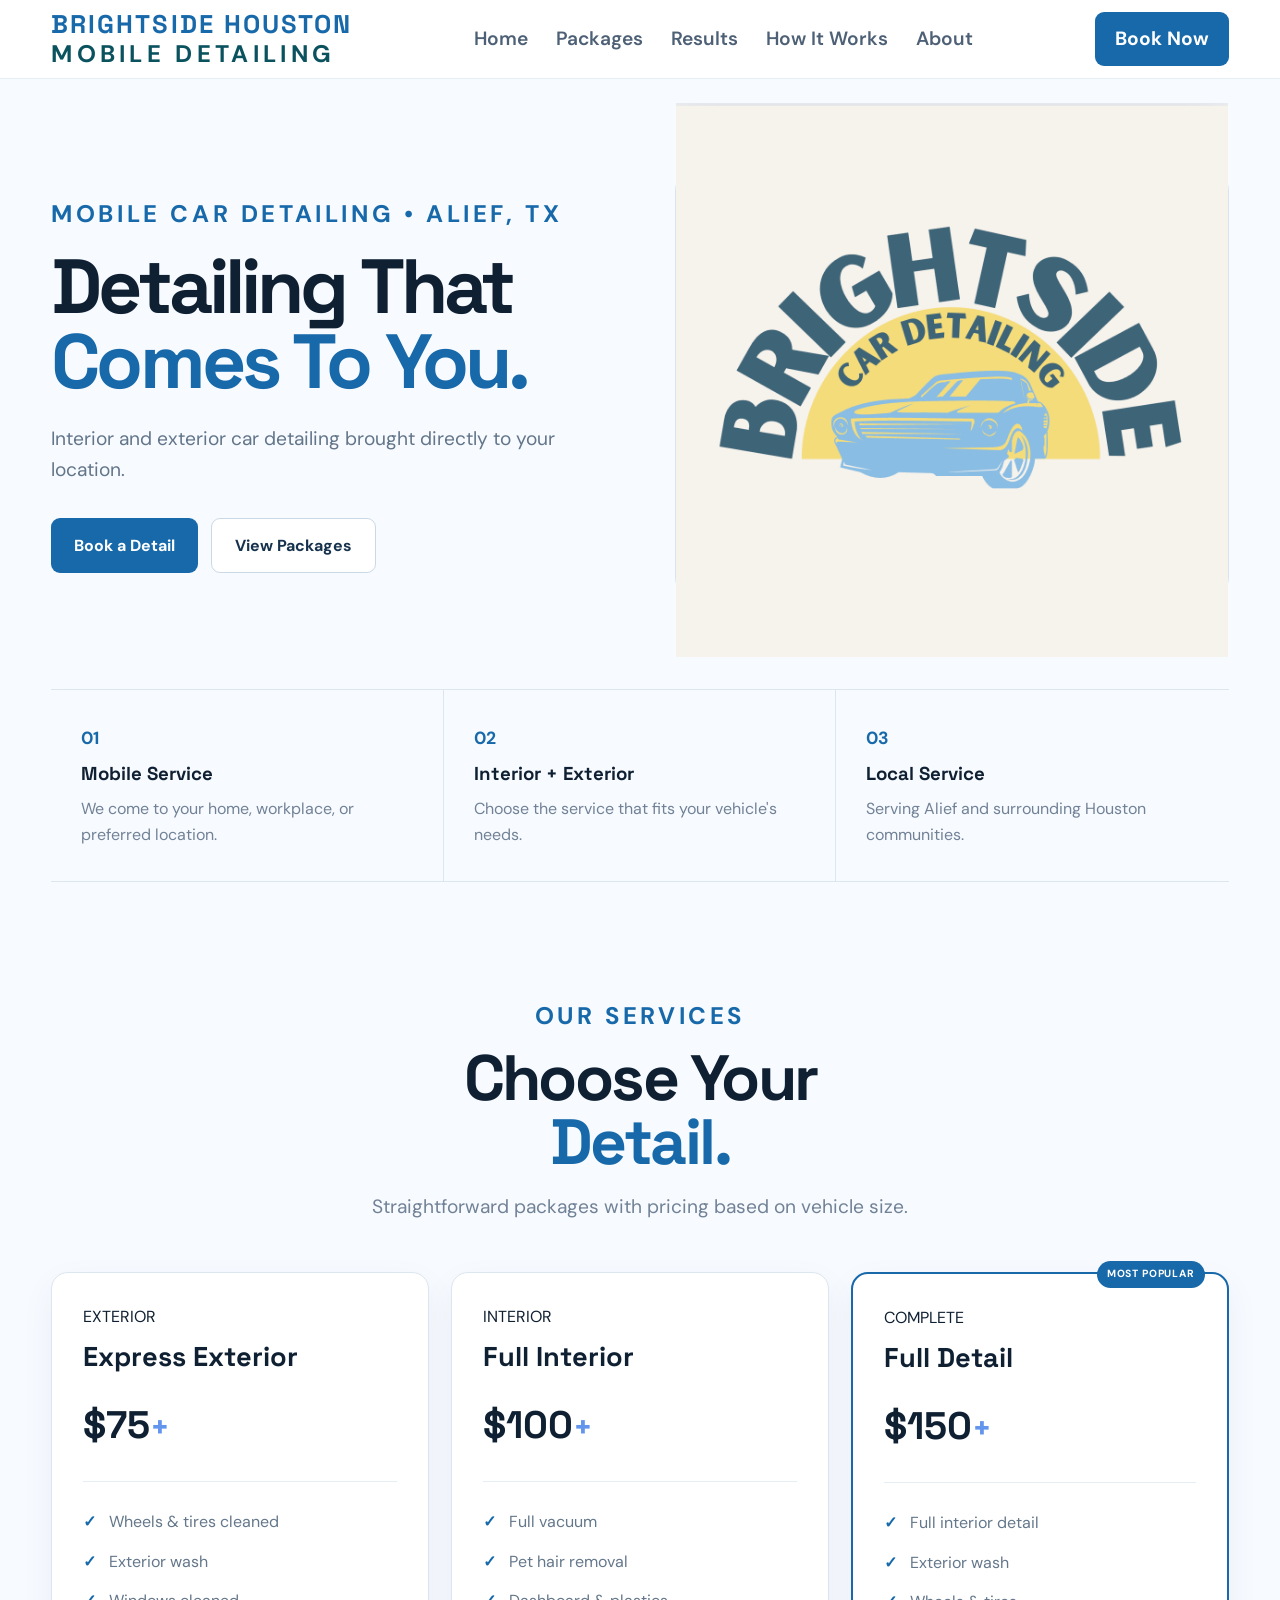
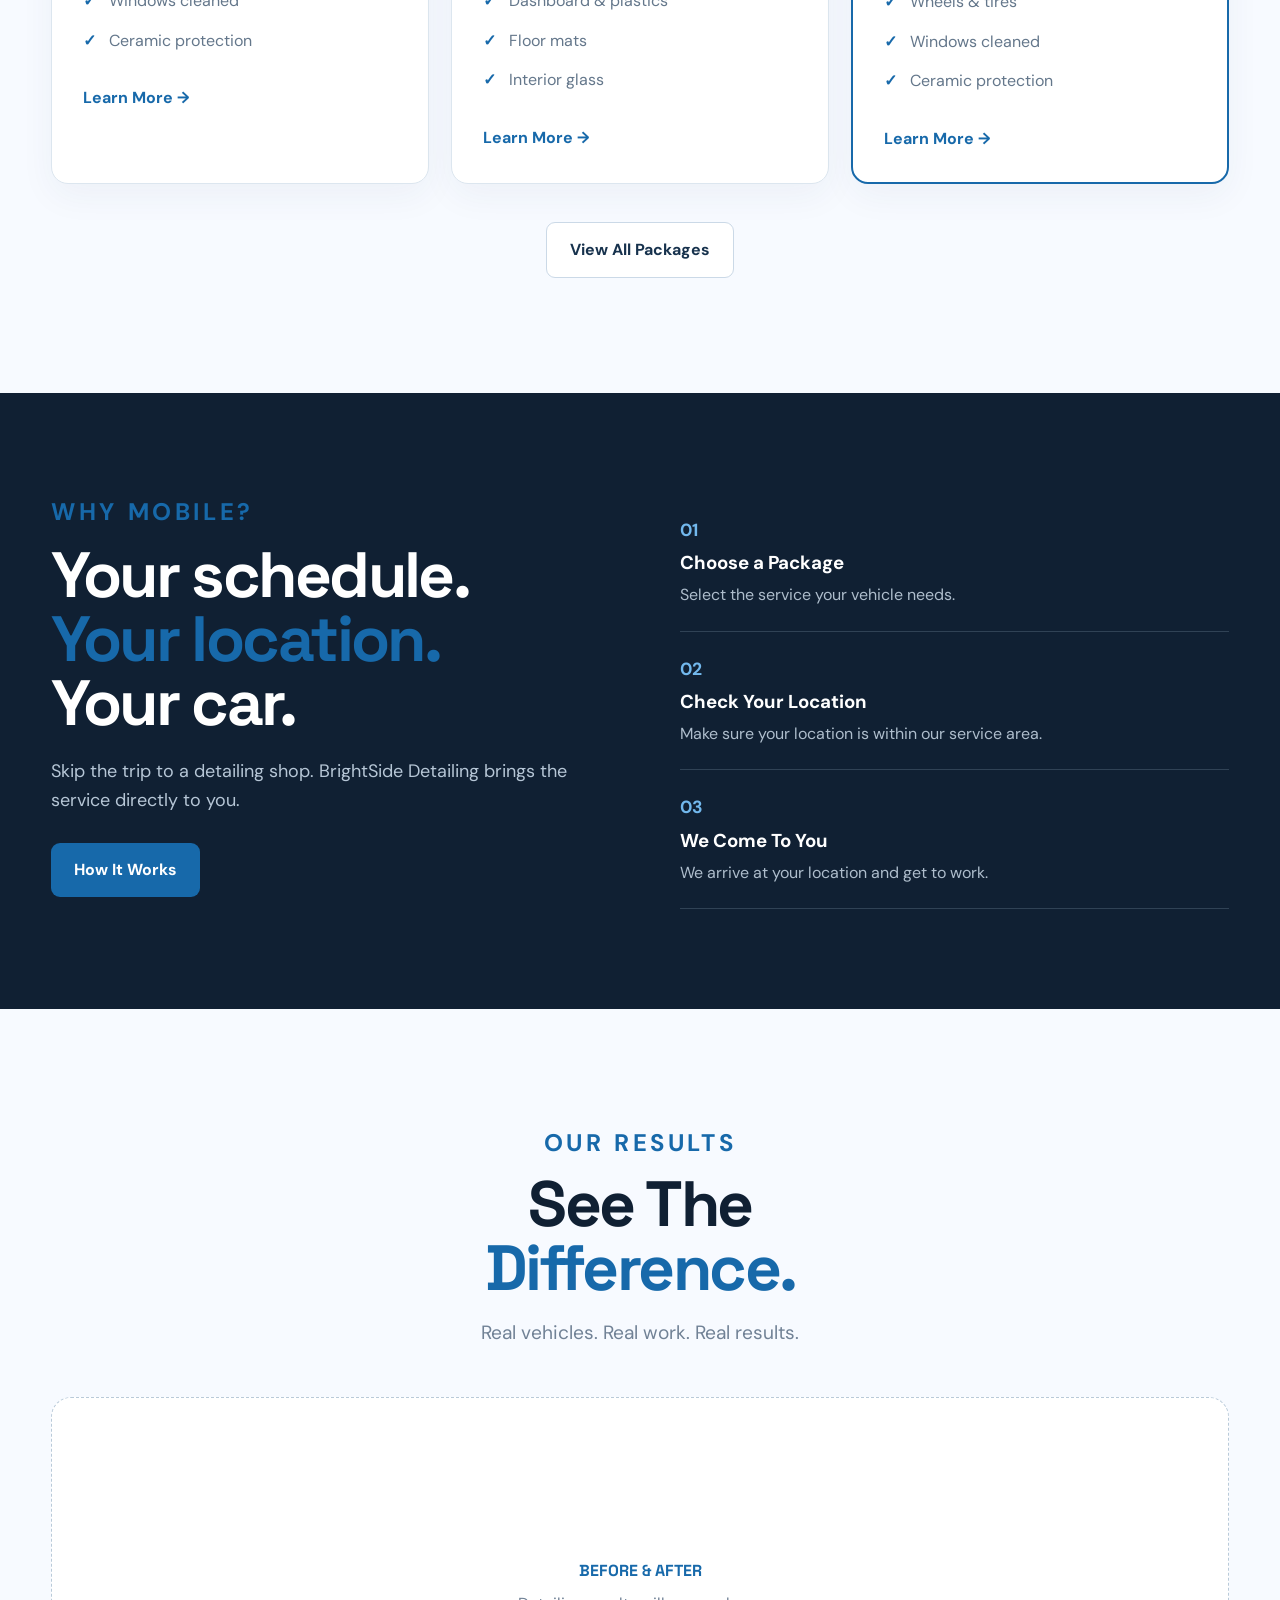
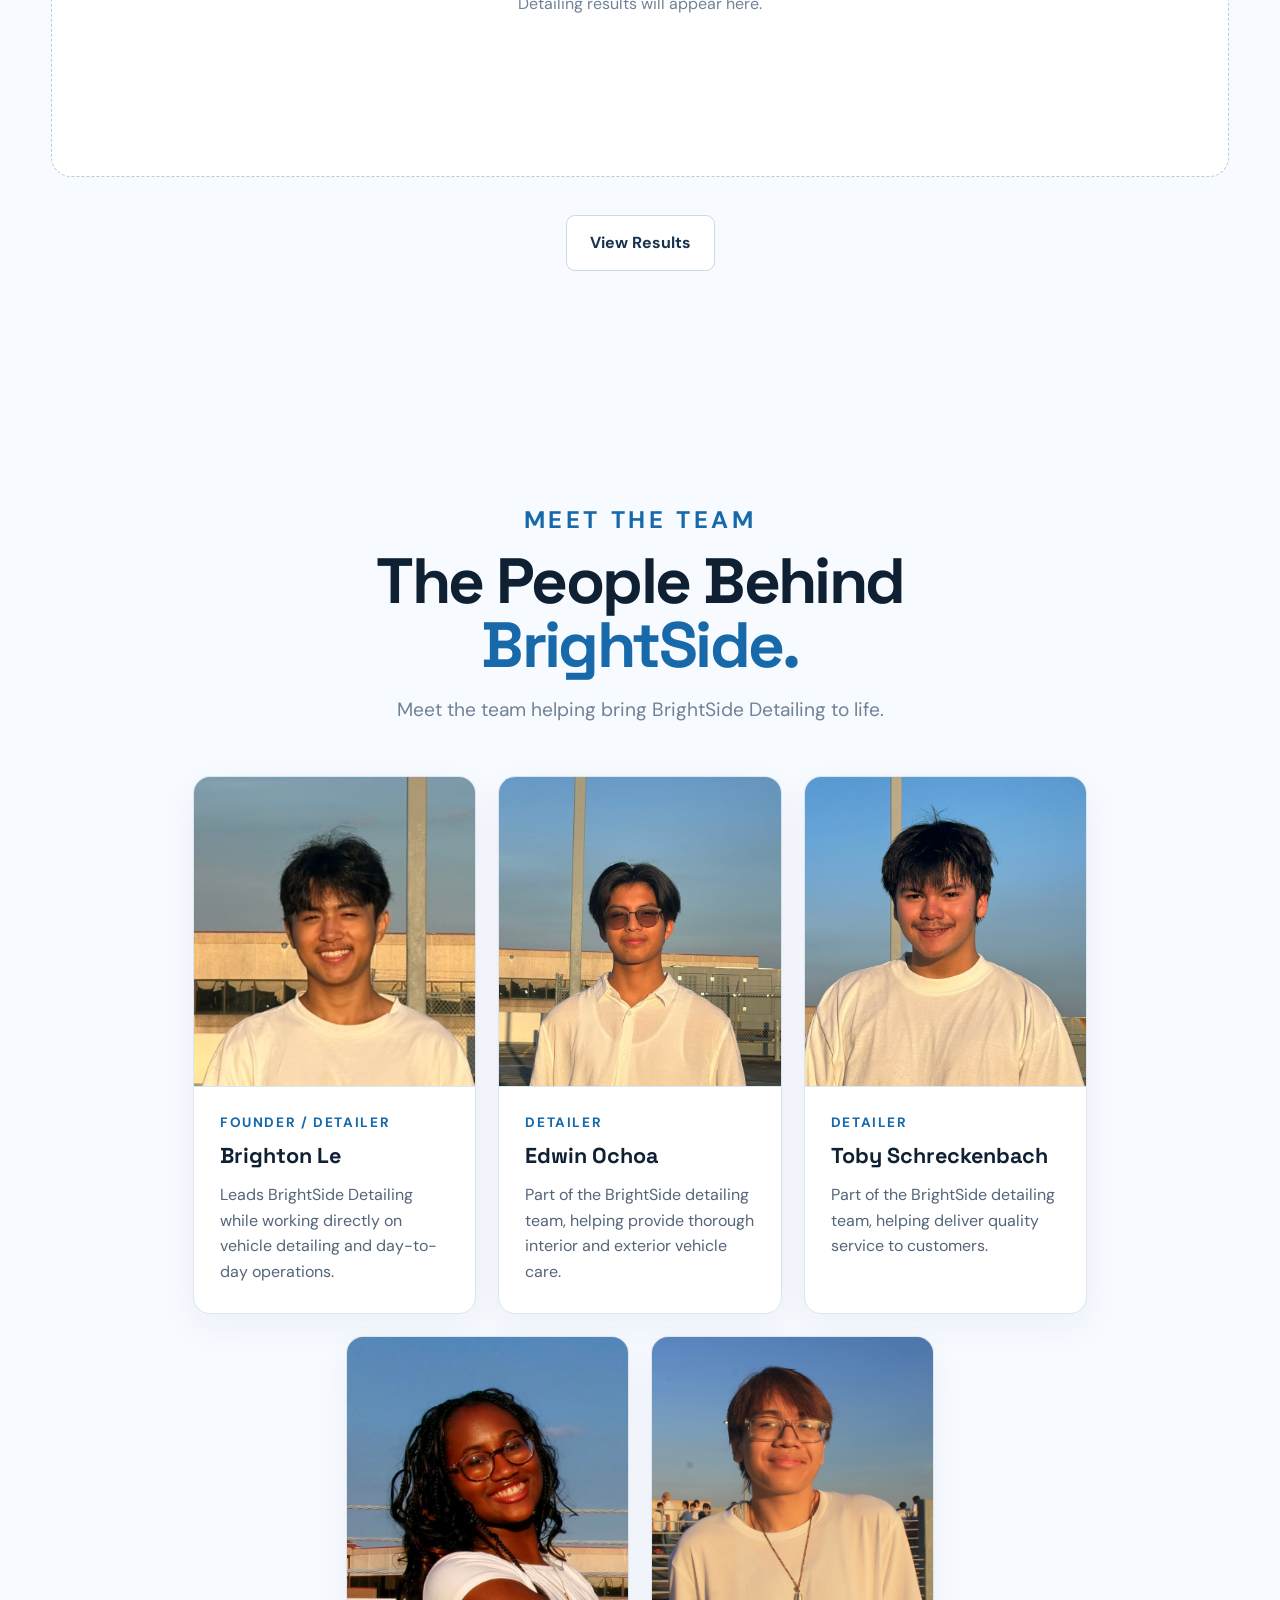
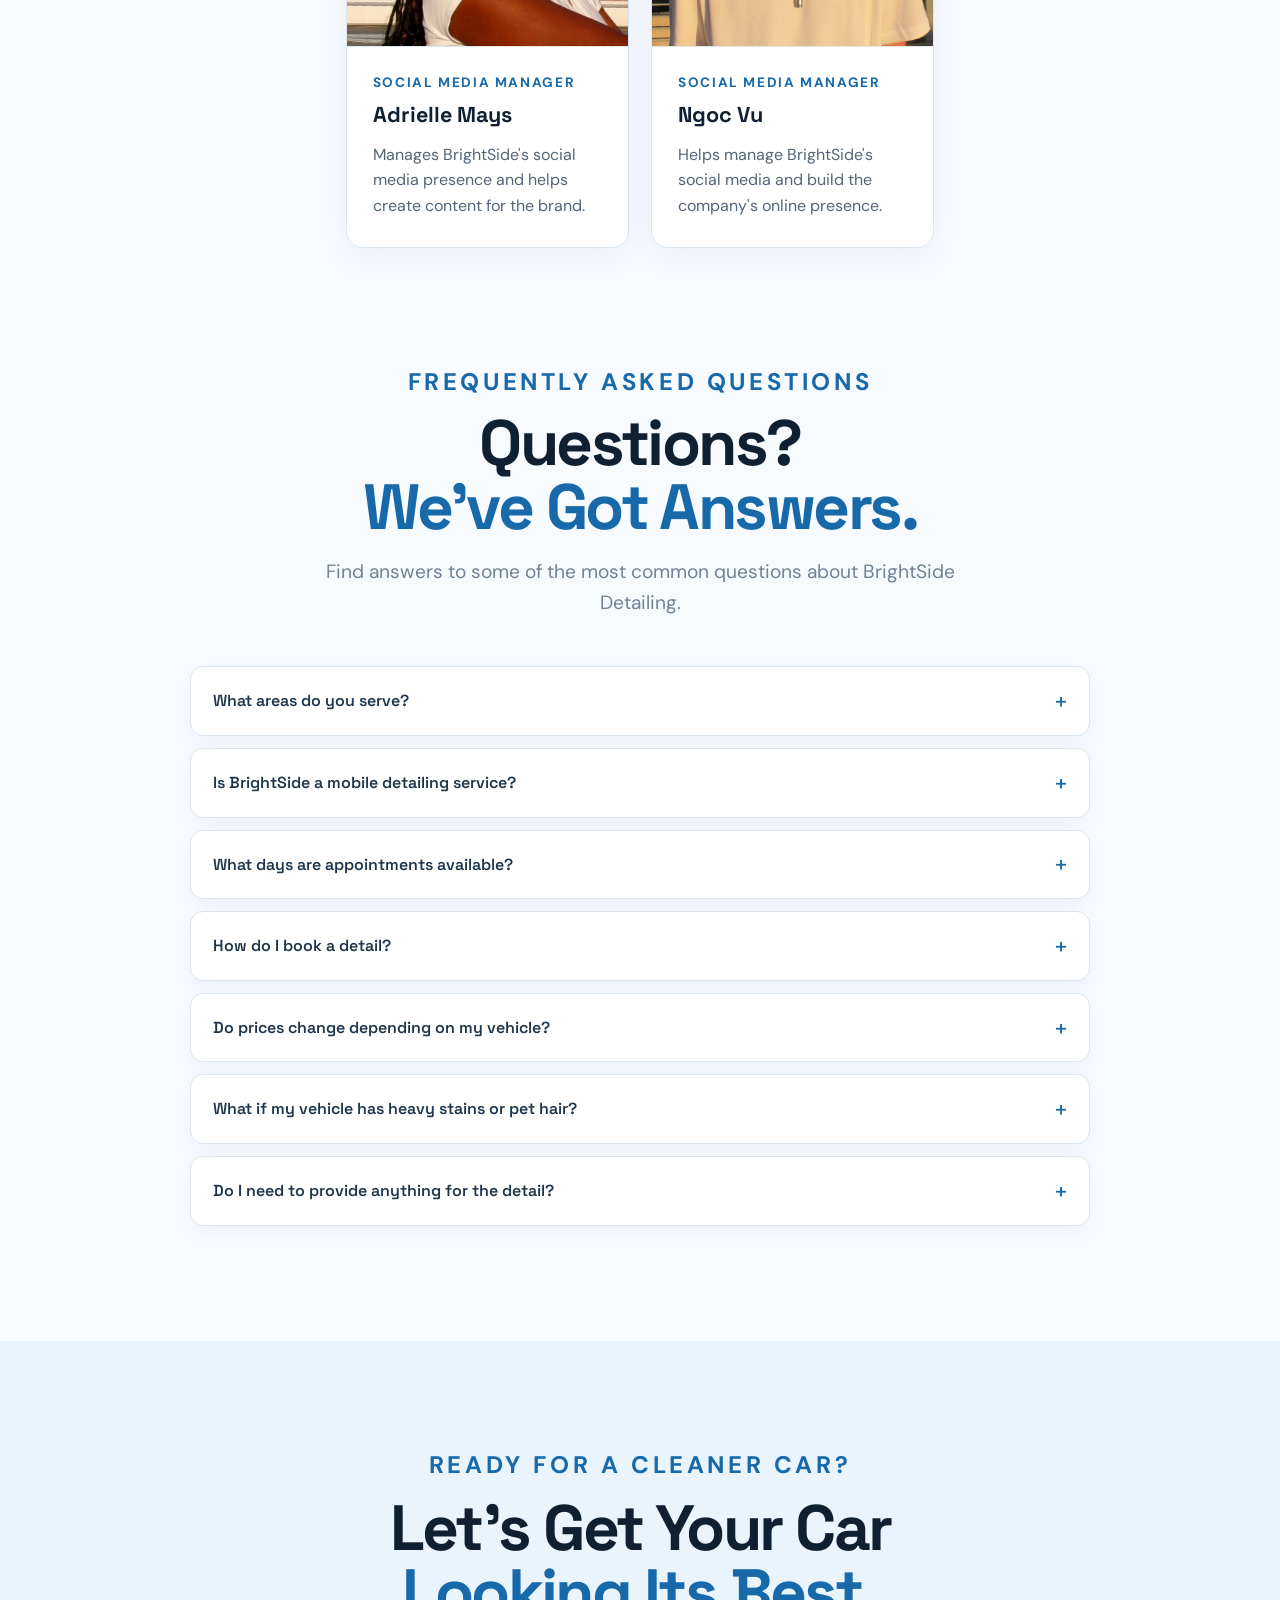
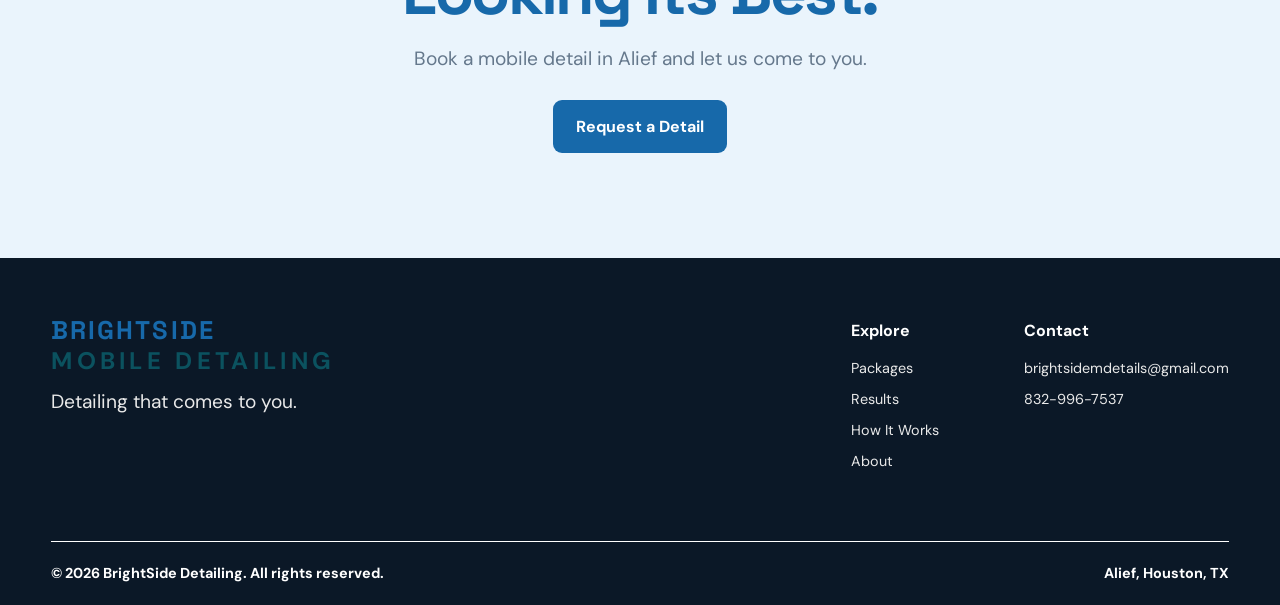
<file: index.html>
<!DOCTYPE html>
<html lang="en">

<head>

    <meta charset="UTF-8">

    <meta
        name="viewport"
        content="width=device-width, initial-scale=1.0"
    >

    <title>
        BrightSide Houston Detailing | Mobile Car Detailing
    </title>

    <meta
        name="description"
        content="BrightSide Detailing provides mobile car detailing in Alief and surrounding Houston areas."
    >

    <link rel="preconnect" href="https://fonts.googleapis.com">

    <link
        rel="preconnect"
        href="https://fonts.gstatic.com"
        crossorigin
    >

    <link
        href="https://fonts.googleapis.com/css2?family=DM+Sans:wght@400;500;600;700&family=Space+Grotesk:wght@500;600;700&display=swap"
        rel="stylesheet"
    >

    <link
        rel="stylesheet"
        href="style.css"
    >

</head>


<body>


<header class="navbar">

    <div class="nav-container">

        <a
            href="index.html"
            class="logo"
        >

            <span>
                BRIGHTSIDE HOUSTON
            </span>

            <small>
                MOBILE DETAILING
            </small>

        </a>


        <nav class="nav-links">

            <a href="index.html">
                Home
            </a>

            <a href="packages/">
                Packages
            </a>

            <a href="results/">
                Results
            </a>

            <a href="how-it-works/">
                How It Works
            </a>

            <a href="about/">
                About
            </a>

        </nav>


        <a
            href="booking/"
            class="nav-button"
        >
            Book Now
        </a>


        <button
            class="menu-button"
            id="menuButton"
            type="button"
        >
            ☰
        </button>

    </div>

</header>



<main>


<!-- HERO -->

<section class="hero">

    <div class="hero-content">

        <p class="eyebrow">
            MOBILE CAR DETAILING • ALIEF, TX
        </p>


        <h1>

            Detailing That

            <span>
                Comes To You.
            </span>

        </h1>


        <p class="hero-text">

            Interior and exterior car detailing
            brought directly to your location.

        </p>


        <div class="hero-buttons">

            <a
                href="booking/"
                class="primary-button"
            >
                Book a Detail
            </a>


            <a
                href="packages/"
                class="secondary-button"
            >
                View Packages
            </a>

        </div>

    </div>


    <div class="hero-image">

        <div class="image-logo">

            <img
                    src="images/BSlogo.PNG"
                    alt="BrightSide Logo"
                >

            <p>
                
            </p>

        </div>

    </div>

</section>



<!-- BENEFITS -->

<section class="benefits">

    <div class="benefit">

        <span class="benefit-number">
            01
        </span>

        <h3>
            Mobile Service
        </h3>

        <p>
            We come to your home, workplace,
            or preferred location.
        </p>

    </div>


    <div class="benefit">

        <span class="benefit-number">
            02
        </span>

        <h3>
            Interior + Exterior
        </h3>

        <p>
            Choose the service that fits
            your vehicle's needs.
        </p>

    </div>


    <div class="benefit">

        <span class="benefit-number">
            03
        </span>

        <h3>
            Local Service
        </h3>

        <p>
            Serving Alief and surrounding
            Houston communities.
        </p>

    </div>

</section>



<!-- SERVICES -->

<section class="packages-preview">

    <div class="section-heading">

        <p class="eyebrow">
            OUR SERVICES
        </p>

        <h2>

            Choose Your

            <span>
                Detail.
            </span>

        </h2>

        <p>
            Straightforward packages with
            pricing based on vehicle size.
        </p>

    </div>



    <div class="package-grid">


        <article class="package-card">

            <div class="package-top">

                <p class="package-label">
                    EXTERIOR
                </p>

                <h3>
                    Express Exterior
                </h3>

                <p class="price">
                    $75<span>+</span>
                </p>

            </div>


            <ul>

                <li>
                    Wheels & tires cleaned
                </li>

                <li>
                    Exterior wash
                </li>

                <li>
                    Windows cleaned
                </li>

                <li>
                    Ceramic protection
                </li>

            </ul>


            <a
                href="packages/"
                class="card-link"
            >
                Learn More →
            </a>

        </article>



        <article class="package-card">

            <div class="package-top">

                <p class="package-label">
                    INTERIOR
                </p>

                <h3>
                    Full Interior
                </h3>

                <p class="price">
                    $100<span>+</span>
                </p>

            </div>


            <ul>

                <li>
                    Full vacuum
                </li>

                <li>
                    Pet hair removal
                </li>

                <li>
                    Dashboard & plastics
                </li>

                <li>
                    Floor mats
                </li>

                <li>
                    Interior glass
                </li>

            </ul>


            <a
                href="packages/"
                class="card-link"
            >
                Learn More →
            </a>

        </article>



        <article class="package-card featured">

            <div class="popular">
                MOST POPULAR
            </div>


            <div class="package-top">

                <p class="package-label">
                    COMPLETE
                </p>

                <h3>
                    Full Detail
                </h3>

                <p class="price">
                    $150<span>+</span>
                </p>

            </div>


            <ul>

                <li>
                    Full interior detail
                </li>

                <li>
                    Exterior wash
                </li>

                <li>
                    Wheels & tires
                </li>

                <li>
                    Windows cleaned
                </li>

                <li>
                    Ceramic protection
                </li>

            </ul>


            <a
                href="packages/"
                class="card-link"
            >
                Learn More →
            </a>

        </article>

    </div>


    <div class="center-button">

        <a
            href="packages/"
            class="secondary-button"
        >
            View All Packages
        </a>

    </div>

</section>



<!-- MOBILE -->

<section class="mobile-section">

    <div class="mobile-text">

        <p class="eyebrow">
            WHY MOBILE?
        </p>


        <h2>

            Your schedule.

            <span>
                Your location.
            </span>

            Your car.

        </h2>


        <p>

            Skip the trip to a detailing shop.
            BrightSide Detailing brings the
            service directly to you.

        </p>


        <a
            href="how-it-works/"
            class="primary-button"
        >
            How It Works
        </a>

    </div>



    <div class="mobile-info">


        <div>

            <span>
                01
            </span>

            <h3>
                Choose a Package
            </h3>

            <p>
                Select the service your
                vehicle needs.
            </p>

        </div>


        <div>

            <span>
                02
            </span>

            <h3>
                Check Your Location
            </h3>

            <p>
                Make sure your location
                is within our service area.
            </p>

        </div>


        <div>

            <span>
                03
            </span>

            <h3>
                We Come To You
            </h3>

            <p>
                We arrive at your location
                and get to work.
            </p>

        </div>

    </div>

</section>



<!-- RESULTS -->

<section class="results-preview">

    <div class="section-heading">

        <p class="eyebrow">
            OUR RESULTS
        </p>


        <h2>

            See The

            <span>
                Difference.
            </span>

        </h2>


        <p>
            Real vehicles. Real work.
            Real results.
        </p>

    </div>


    <div class="results-placeholder">

        <div>

            <strong>
                BEFORE & AFTER
            </strong>

            <p>
                Detailing results will
                appear here.
            </p>

        </div>

    </div>


    <div class="center-button">

        <a
            href="results/"
            class="secondary-button"
        >
            View Results
        </a>

    </div>

</section>



<!-- MEET THE TEAM -->

<section class="team-section">

    <div class="section-heading">

        <p class="eyebrow">
            MEET THE TEAM
        </p>


        <h2>

            The People Behind

            <span>
                BrightSide.
            </span>

        </h2>


        <p>
            Meet the team helping bring BrightSide
            Detailing to life.
        </p>

    </div>



    <div class="team-grid">


        <!-- BRIGHTON -->

        <article class="team-card">

            <div class="team-image">

                <img
                    src="images/team/brighton.JPEG"
                    alt="Headshot of Brighton Le"
                >

            </div>


            <div class="team-info">

                <p class="team-role">
                    FOUNDER / DETAILER
                </p>

                <h3>
                    Brighton Le
                </h3>

                <p>
                    Leads BrightSide Detailing while
                    working directly on vehicle detailing
                    and day-to-day operations.
                </p>

            </div>

        </article>



        <!-- EDWIN -->

        <article class="team-card">

            <div class="team-image">

                <img
                    src="images/team/edwin-ochoa.JPEG"
                    alt="Headshot of Edwin Ochoa"
                >

            </div>


            <div class="team-info">

                <p class="team-role">
                    DETAILER
                </p>

                <h3>
                    Edwin Ochoa
                </h3>

                <p>
                    Part of the BrightSide detailing team,
                    helping provide thorough interior and
                    exterior vehicle care.
                </p>

            </div>

        </article>



        <!-- TOBY -->

        <article class="team-card">

            <div class="team-image">

                <img
                    src="images/team/toby-schreckenbach.JPEG"
                    alt="Headshot of Toby Schreckenbach"
                >

            </div>


            <div class="team-info">

                <p class="team-role">
                    DETAILER
                </p>

                <h3>
                    Toby Schreckenbach
                </h3>

                <p>
                    Part of the BrightSide detailing team,
                    helping deliver quality service to
                    customers.
                </p>

            </div>

        </article>



        <!-- ADRIELLE -->

        <article class="team-card">

            <div class="team-image">

                <img
                    src="images/team/adrielle-mays.JPEG"
                    alt="Headshot of Adrielle Mays"
                >

            </div>


            <div class="team-info">

                <p class="team-role">
                    SOCIAL MEDIA MANAGER
                </p>

                <h3>
                    Adrielle Mays
                </h3>

                <p>
                    Manages BrightSide's social media
                    presence and helps create content
                    for the brand.
                </p>

            </div>

        </article>



        <!-- NGOC -->

        <article class="team-card">

            <div class="team-image">

                <img
                    src="images/team/ngoc.JPEG"
                    alt="Headshot of Ngoc Vu"
                >

            </div>


            <div class="team-info">

                <p class="team-role">
                    SOCIAL MEDIA MANAGER
                </p>

                <h3>
                    Ngoc Vu
                </h3>

                <p>
                    Helps manage BrightSide's social
                    media and build the company's
                    online presence.
                </p>

            </div>

        </article>

    </div>

</section>



<!-- FAQ -->

<section class="faq-section">

    <div class="section-heading">

        <p class="eyebrow">
            FREQUENTLY ASKED QUESTIONS
        </p>


        <h2>

            Questions?

            <span>
                We've Got Answers.
            </span>

        </h2>


        <p>
            Find answers to some of the most common
            questions about BrightSide Detailing.
        </p>

    </div>



    <div class="faq-list">


        <details class="faq-item">

            <summary>
                What areas do you serve?
            </summary>

            <div class="faq-answer">

                <p>
                    BrightSide Detailing serves Alief
                    and surrounding Houston communities
                    within approximately 20 miles of our
                    service area.
                </p>

            </div>

        </details>



        <details class="faq-item">

            <summary>
                Is BrightSide a mobile detailing service?
            </summary>

            <div class="faq-answer">

                <p>
                    Yes. We bring the detailing service
                    directly to your home, workplace, or
                    another eligible location.
                </p>

            </div>

        </details>



        <details class="faq-item">

            <summary>
                What days are appointments available?
            </summary>

            <div class="faq-answer">

                <p>
                    BrightSide currently offers detailing
                    appointments on weekends. Available
                    dates and times can be viewed through
                    our online booking system.
                </p>

            </div>

        </details>



        <details class="faq-item">

            <summary>
                How do I book a detail?
            </summary>

            <div class="faq-answer">

                <p>
                    Start by visiting our booking page.
                    Enter your service location to make
                    sure it is within our service area,
                    then continue to schedule your detail.
                </p>

            </div>

        </details>



        <details class="faq-item">

            <summary>
                Do prices change depending on my vehicle?
            </summary>

            <div class="faq-answer">

                <p>
                    Yes. Pricing varies based on vehicle
                    size and may vary depending on the
                    condition of the vehicle. Any additional
                    charges will be confirmed before service.
                </p>

            </div>

        </details>



        <details class="faq-item">

            <summary>
                What if my vehicle has heavy stains or pet hair?
            </summary>

            <div class="faq-answer">

                <p>
                    Additional charges may apply for heavy
                    staining, excessive pet hair, or unusually
                    dirty vehicles. Final pricing will be
                    confirmed before service.
                </p>

            </div>

        </details>



        <details class="faq-item">

            <summary>
                Do I need to provide anything for the detail?
            </summary>

            <div class="faq-answer">

                <p>
                    Details about service requirements and
                    your appointment will be provided during
                    the booking process.
                </p>

            </div>

        </details>



    </div>

</section>



<!-- CTA -->

<section class="cta">

    <p class="eyebrow">
        READY FOR A CLEANER CAR?
    </p>


    <h2>

        Let's Get Your Car

        <span>
            Looking Its Best.
        </span>

    </h2>


    <p>
        Book a mobile detail in Alief
        and let us come to you.
    </p>


    <a
        href="booking/"
        class="primary-button"
    >
        Request a Detail
    </a>

</section>


</main>



<footer>

    <div class="footer-container">


        <div class="footer-brand">

            <a
                href="index.html"
                class="logo"
            >

                <span>
                    BRIGHTSIDE
                </span>

                <small>
                    MOBILE DETAILING
                </small>

            </a>


            <p>
                Detailing that comes to you.
            </p>

        </div>



        <div class="footer-links">


            <div>

                <h4>
                    Explore
                </h4>

                <a href="packages/">
                    Packages
                </a>

                <a href="results/">
                    Results
                </a>

                <a href="how-it-works/">
                    How It Works
                </a>

                <a href="about/">
                    About
                </a>

            </div>



            <div>

                <h4>
                    Contact
                </h4>

                <a href="mailto:brightsidemdetails@gmail.com">
                    brightsidemdetails@gmail.com
                </a>

                <a href="tel:8329967537">
                    832-996-7537
                </a>

            </div>


        </div>

    </div>



    <div class="footer-bottom">

        <p>
            © 2026 BrightSide Detailing.
            All rights reserved.
        </p>

        <p>
            Alief, Houston, TX
        </p>

    </div>

</footer>



<script src="script.js"></script>

</body>

</html>
</file>
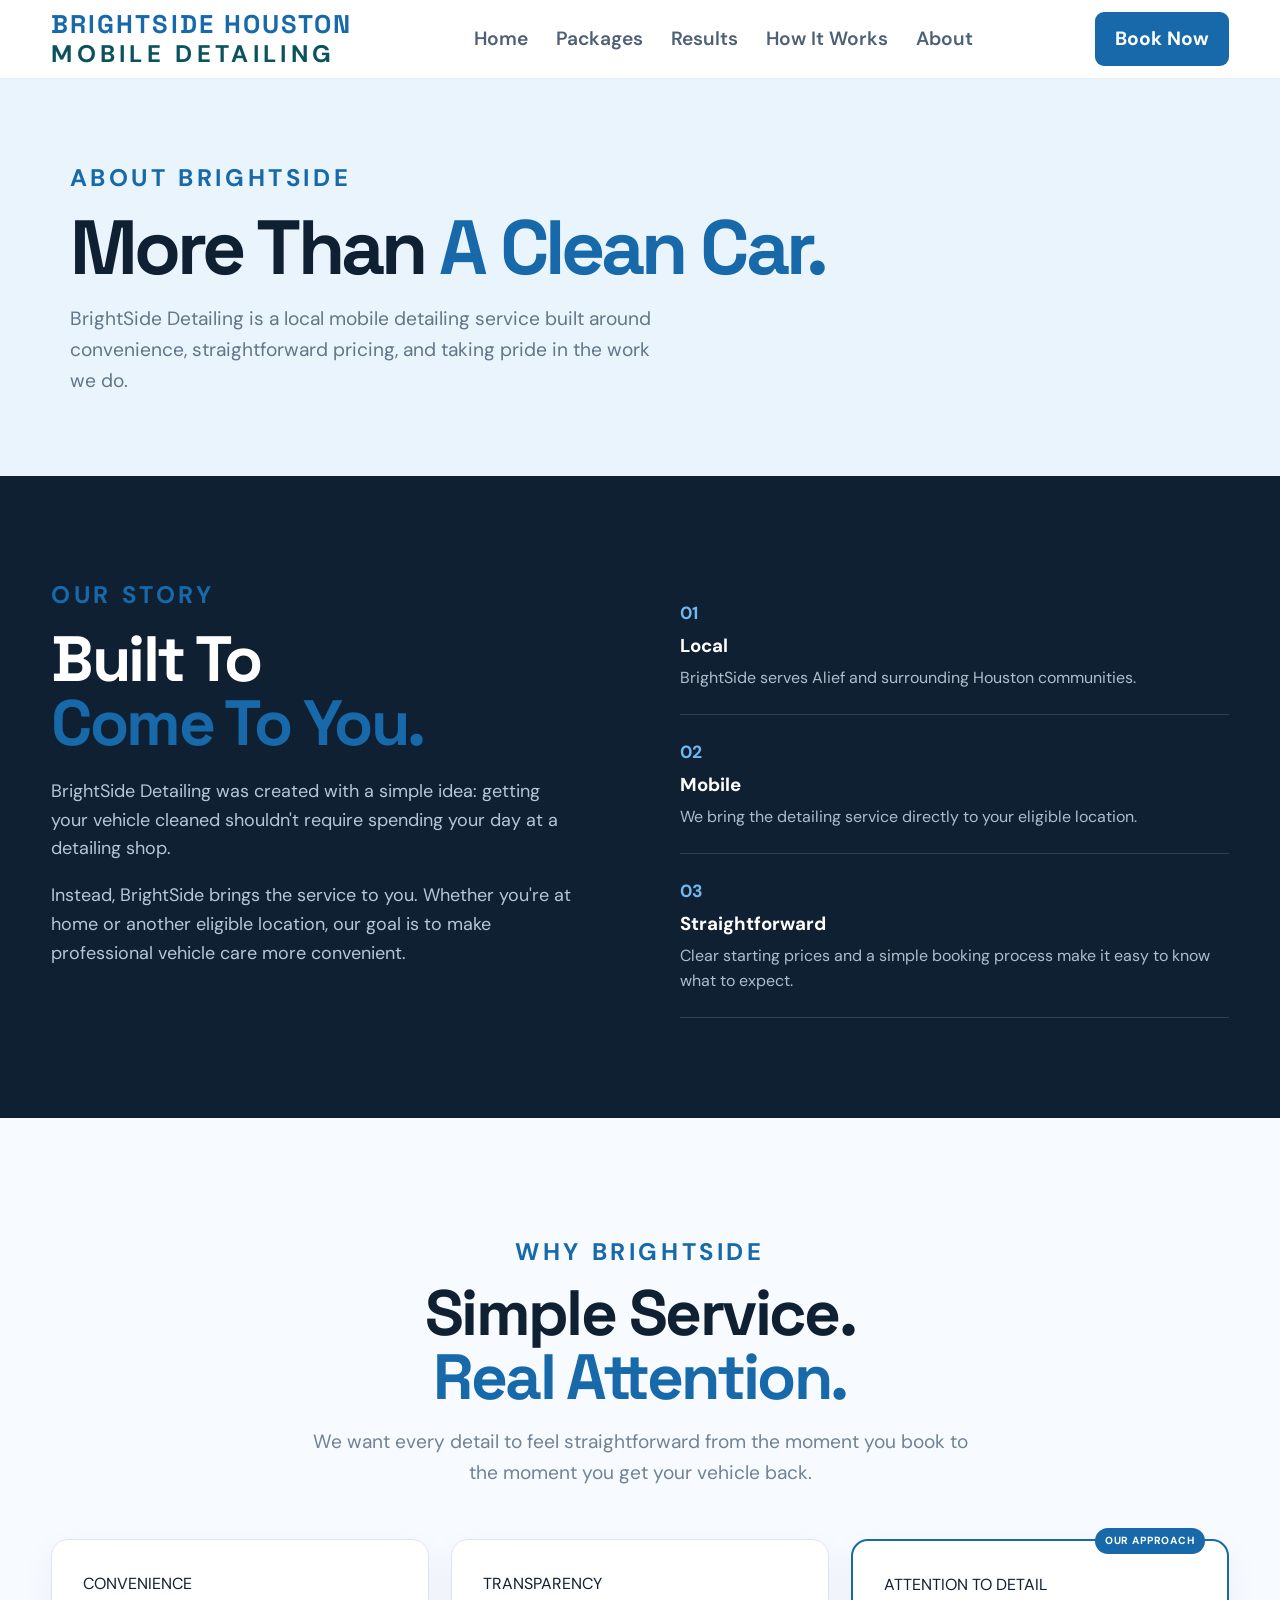
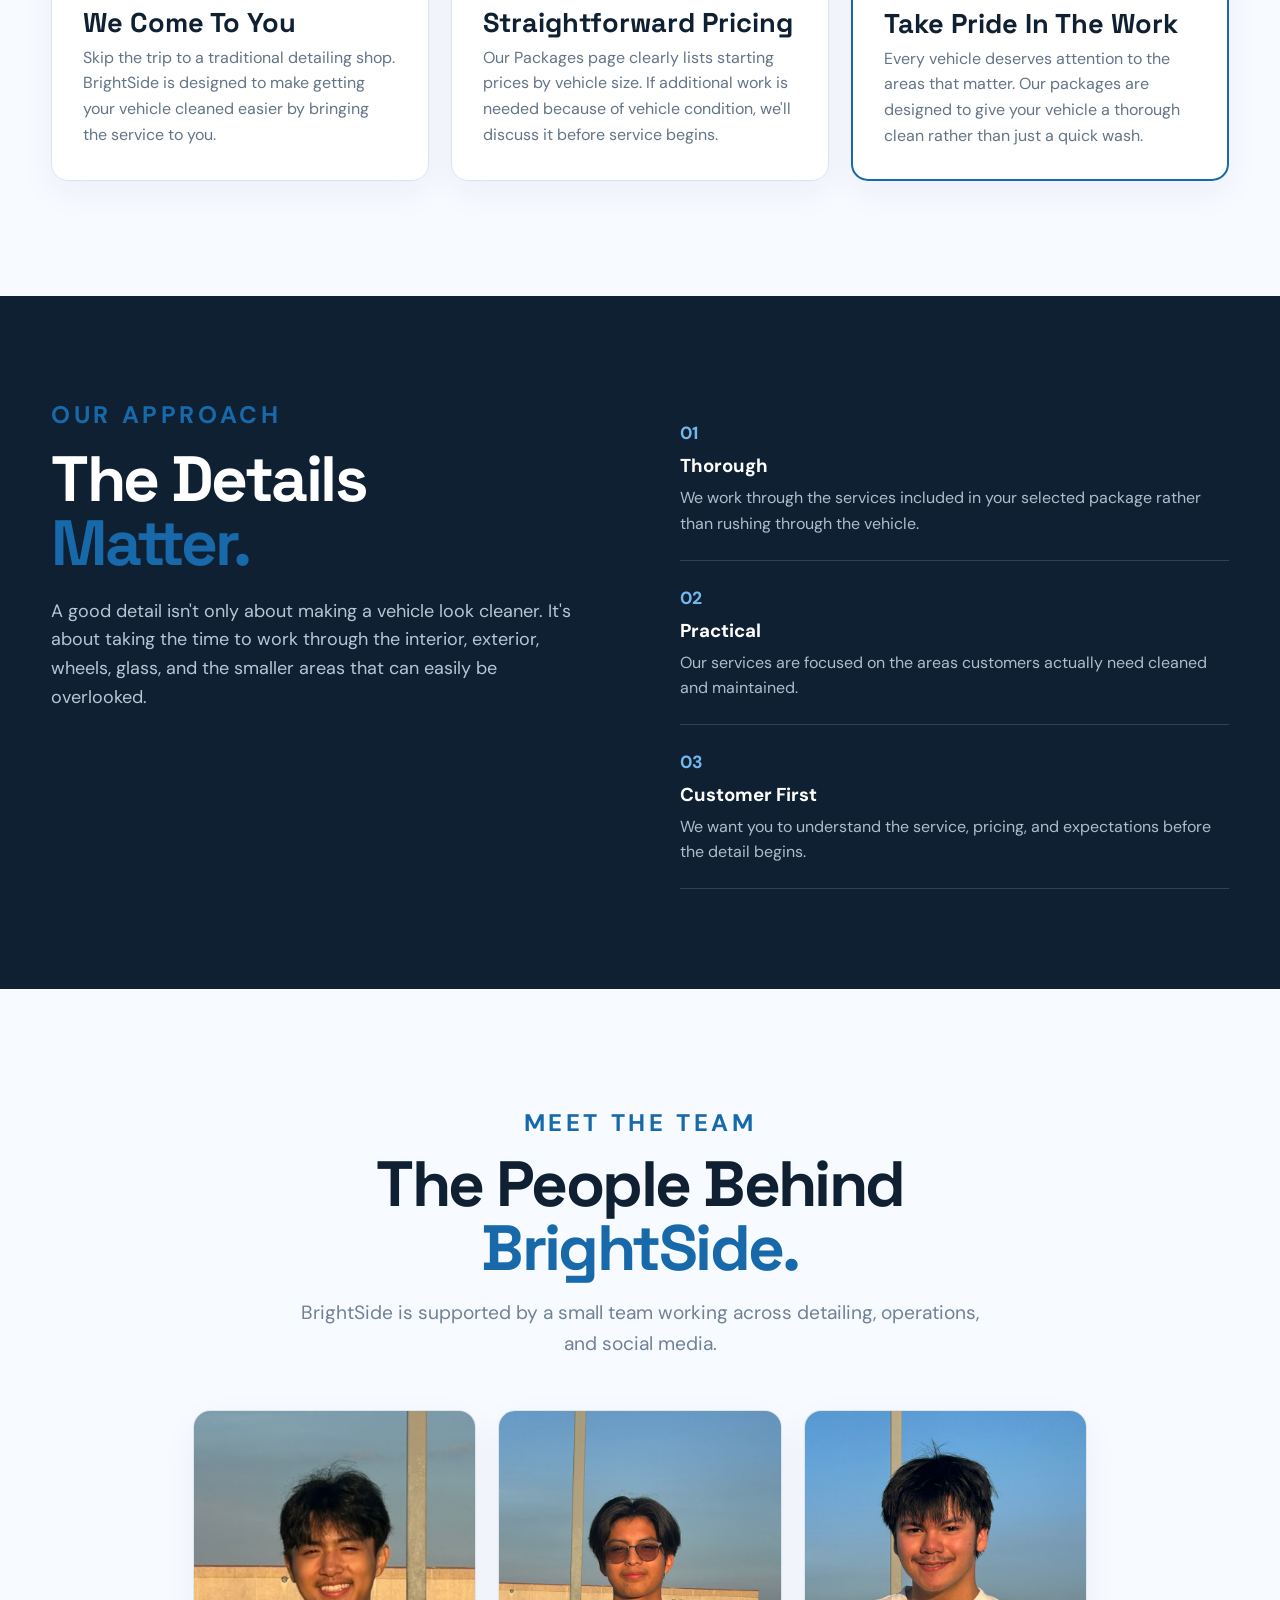
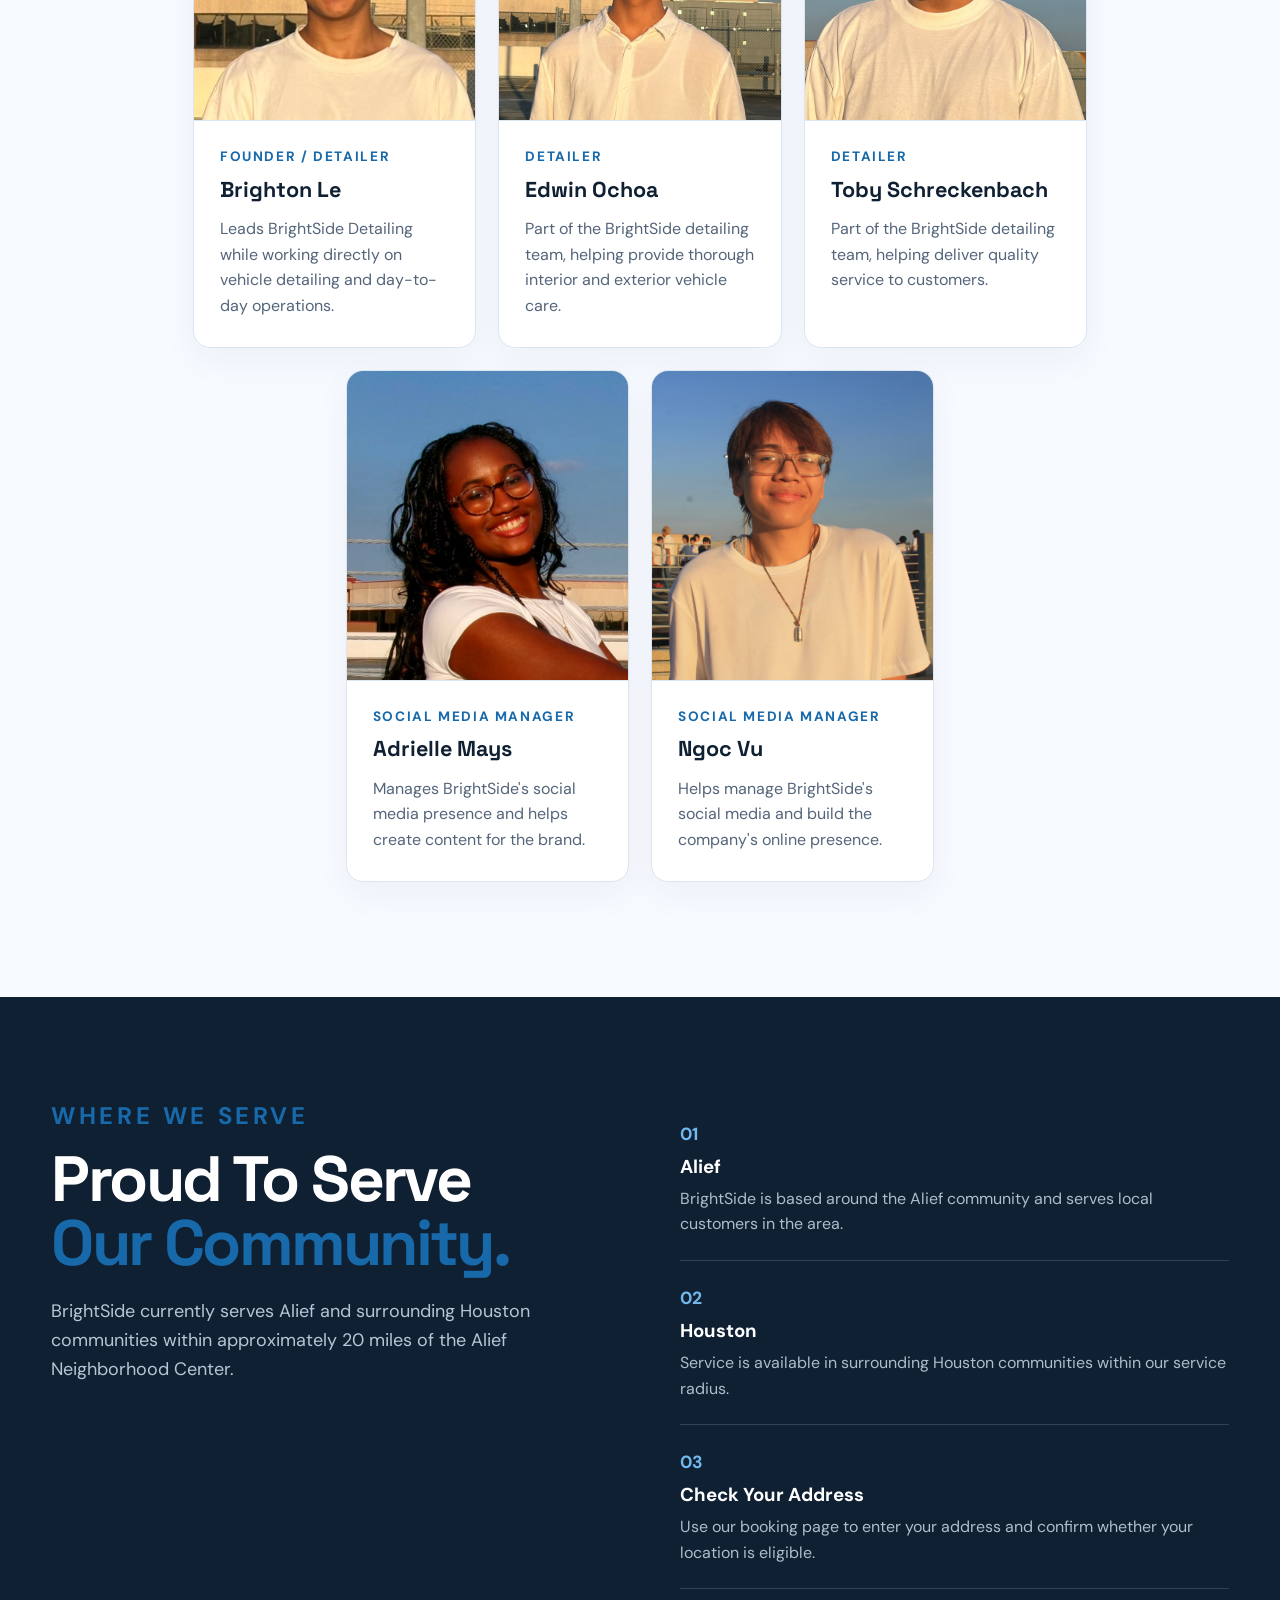
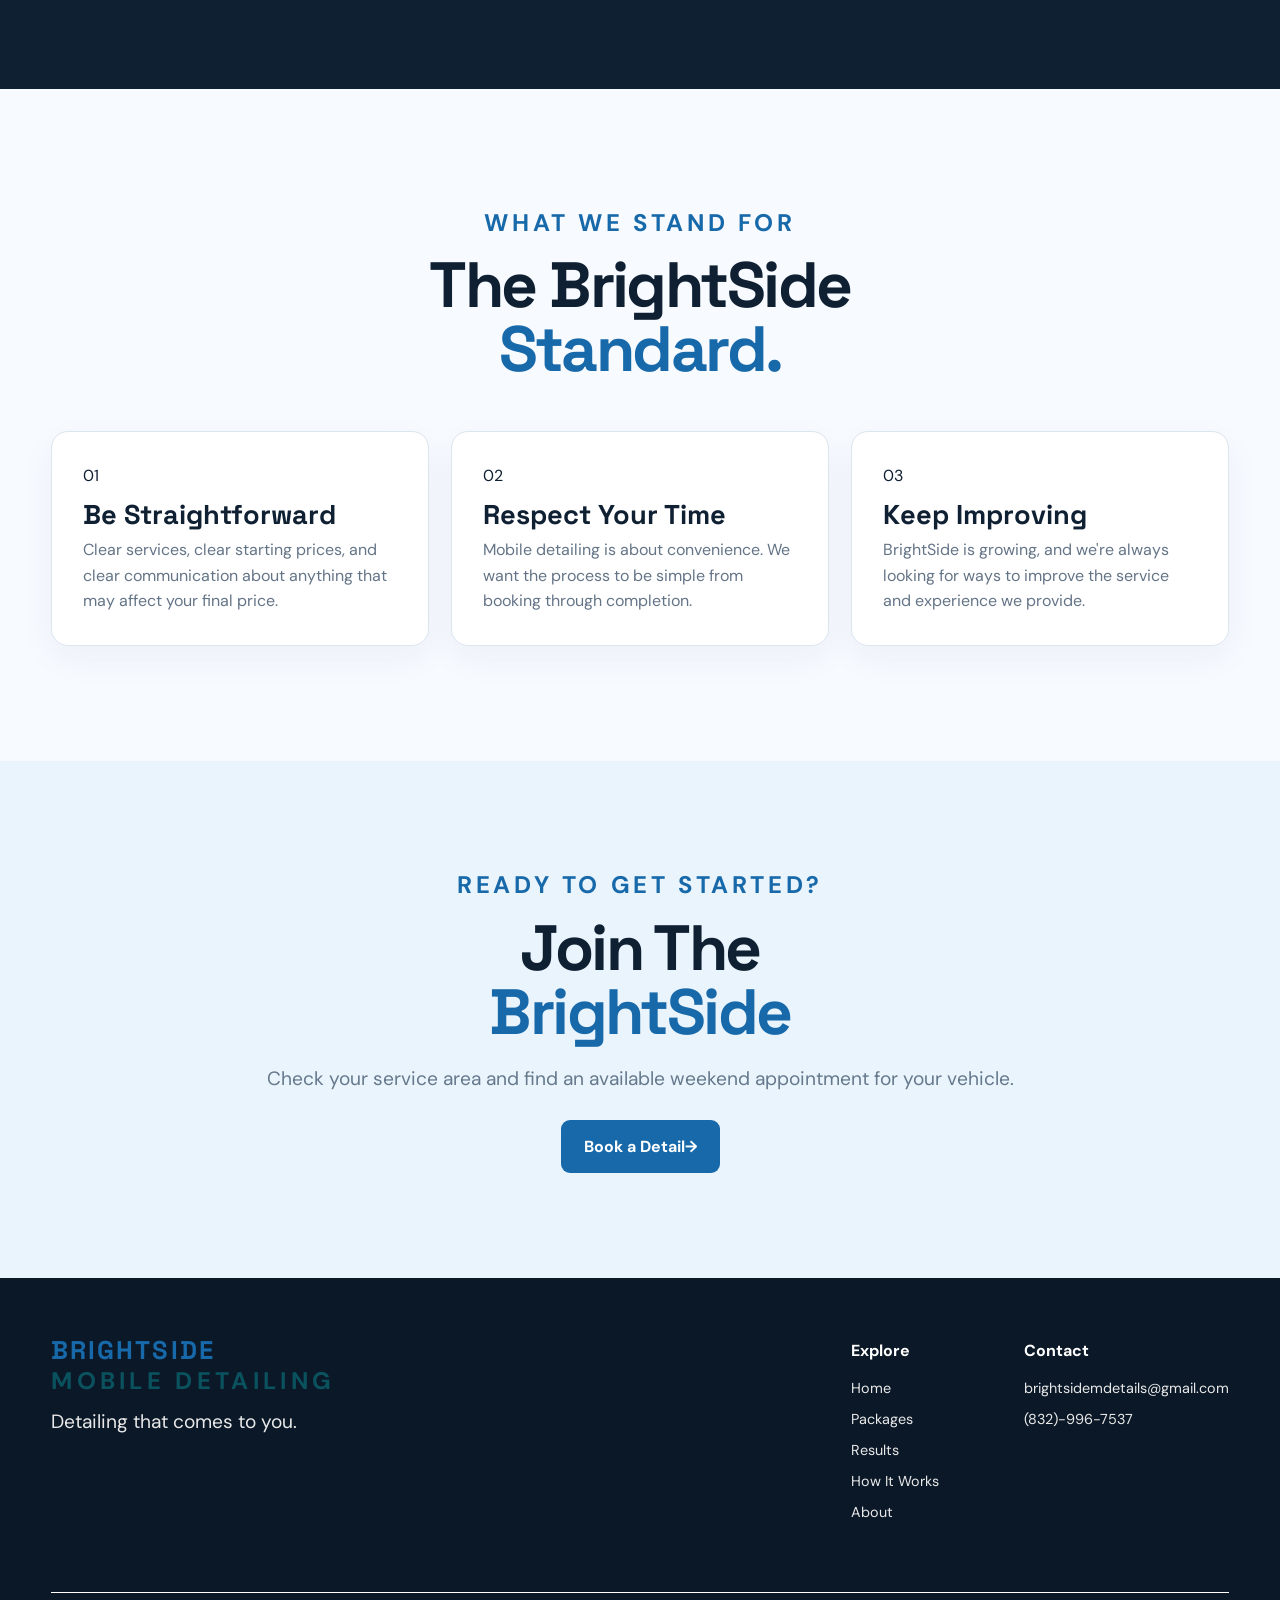
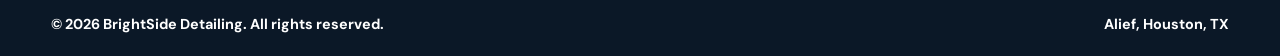
<file: about/index.html>
<!DOCTYPE html>
<html lang="en">

<head>

    <meta charset="UTF-8">

    <meta
        name="viewport"
        content="width=device-width, initial-scale=1.0"
    >

    <title>About | BrightSide Detailing</title>

    <meta
        name="description"
        content="Learn more about BrightSide Detailing, a local mobile car detailing service serving Alief and surrounding Houston communities."
    >

    <link rel="preconnect" href="https://fonts.googleapis.com">

    <link
        rel="preconnect"
        href="https://fonts.gstatic.com"
        crossorigin
    >

    <link
        href="https://fonts.googleapis.com/css2?family=DM+Sans:wght@400;500;600;700&family=Space+Grotesk:wght@400;500;600;700&display=swap"
        rel="stylesheet"
    >

    <link
        rel="stylesheet"
        href="../style.css"
    >

</head>

<body>


<!-- ======================================
     NAVIGATION
====================================== -->

<header class="navbar">

    <div class="nav-container">

        <a
            href="../index.html"
            class="logo"
        >

            <span>
                BRIGHTSIDE HOUSTON
            </span>

            <small>
                MOBILE DETAILING
            </small>

        </a>


        <nav class="nav-links">

            <a href="../index.html">
                Home
            </a>

            <a href="../packages/">
                Packages
            </a>

            <a href="../results/">
                Results
            </a>

            <a href="../how-it-works/">
                How It Works
            </a>

            <a href="index.html">
                About
            </a>

        </nav>


        <a
            href="../booking/"
            class="nav-button"
        >
            Book Now
        </a>


        <button
            class="menu-button"
            id="menuButton"
            type="button"
            aria-label="Open navigation menu"
        >
            ☰
        </button>

    </div>

</header>



<!-- ======================================
     PAGE HERO
====================================== -->

<section class="booking-hero">

    <div class="booking-hero-content">

        <p class="eyebrow">
            ABOUT BRIGHTSIDE
        </p>

        <h1>
            More Than
            <span>A Clean Car.</span>
        </h1>

        <p>
            BrightSide Detailing is a local mobile
            detailing service built around convenience,
            straightforward pricing, and taking pride
            in the work we do.
        </p>

    </div>

</section>



<main>


<!-- ======================================
     OUR STORY
====================================== -->

<section class="mobile-section">

    <div class="mobile-text">

        <p class="eyebrow">
            OUR STORY
        </p>

        <h2>
            Built To
            <span>Come To You.</span>
        </h2>

        <p>
            BrightSide Detailing was created with a
            simple idea: getting your vehicle cleaned
            shouldn't require spending your day at a
            detailing shop.
        </p>

        <p style="margin-top: 18px;">
            Instead, BrightSide brings the service to
            you. Whether you're at home or another
            eligible location, our goal is to make
            professional vehicle care more convenient.
        </p>

    </div>


    <div class="mobile-info">

        <div>

            <span>
                01
            </span>

            <h3>
                Local
            </h3>

            <p>
                BrightSide serves Alief and surrounding
                Houston communities.
            </p>

        </div>


        <div>

            <span>
                02
            </span>

            <h3>
                Mobile
            </h3>

            <p>
                We bring the detailing service directly
                to your eligible location.
            </p>

        </div>


        <div>

            <span>
                03
            </span>

            <h3>
                Straightforward
            </h3>

            <p>
                Clear starting prices and a simple
                booking process make it easy to know
                what to expect.
            </p>

        </div>

    </div>

</section>



<!-- ======================================
     WHY BRIGHTSIDE
====================================== -->

<section class="packages-preview">

    <div class="section-heading">

        <p class="eyebrow">
            WHY BRIGHTSIDE
        </p>

        <h2>
            Simple Service.
            <span>Real Attention.</span>
        </h2>

        <p>
            We want every detail to feel straightforward
            from the moment you book to the moment you
            get your vehicle back.
        </p>

    </div>


    <div class="package-grid">


        <!-- ==================================
             CONVENIENCE
        ================================== -->

        <article class="package-card">

            <div class="package-top">

                <p class="package-label">
                    CONVENIENCE
                </p>

                <h3>
                    We Come To You
                </h3>

            </div>

            <p style="color: #647487;">
                Skip the trip to a traditional detailing
                shop. BrightSide is designed to make
                getting your vehicle cleaned easier
                by bringing the service to you.
            </p>

        </article>



        <!-- ==================================
             TRANSPARENCY
        ================================== -->

        <article class="package-card">

            <div class="package-top">

                <p class="package-label">
                    TRANSPARENCY
                </p>

                <h3>
                    Straightforward Pricing
                </h3>

            </div>

            <p style="color: #647487;">
                Our Packages page clearly lists starting
                prices by vehicle size. If additional work
                is needed because of vehicle condition,
                we'll discuss it before service begins.
            </p>

        </article>



        <!-- ==================================
             QUALITY
        ================================== -->

        <article class="package-card featured">

            <div class="popular">
                OUR APPROACH
            </div>

            <div class="package-top">

                <p class="package-label">
                    ATTENTION TO DETAIL
                </p>

                <h3>
                    Take Pride In The Work
                </h3>

            </div>

            <p style="color: #647487;">
                Every vehicle deserves attention to the
                areas that matter. Our packages are
                designed to give your vehicle a thorough
                clean rather than just a quick wash.
            </p>

        </article>

    </div>

</section>



<!-- ======================================
     OUR APPROACH
====================================== -->

<section class="mobile-section">

    <div class="mobile-text">

        <p class="eyebrow">
            OUR APPROACH
        </p>

        <h2>
            The Details
            <span>Matter.</span>
        </h2>

        <p>
            A good detail isn't only about making a
            vehicle look cleaner. It's about taking
            the time to work through the interior,
            exterior, wheels, glass, and the smaller
            areas that can easily be overlooked.
        </p>

    </div>


    <div class="mobile-info">

        <div>

            <span>
                01
            </span>

            <h3>
                Thorough
            </h3>

            <p>
                We work through the services included
                in your selected package rather than
                rushing through the vehicle.
            </p>

        </div>


        <div>

            <span>
                02
            </span>

            <h3>
                Practical
            </h3>

            <p>
                Our services are focused on the areas
                customers actually need cleaned and
                maintained.
            </p>

        </div>


        <div>

            <span>
                03
            </span>

            <h3>
                Customer First
            </h3>

            <p>
                We want you to understand the service,
                pricing, and expectations before the
                detail begins.
            </p>

        </div>

    </div>

</section>



<!-- ======================================
     MEET THE TEAM
====================================== -->

<section class="team-section">

    <div class="section-heading">

        <p class="eyebrow">
            MEET THE TEAM
        </p>

        <h2>
            The People Behind
            <span>BrightSide.</span>
        </h2>

        <p>
            BrightSide is supported by a small team
            working across detailing, operations,
            and social media.
        </p>

    </div>


    <div class="team-grid">


        <!-- ==================================
             BRIGHTON
        ================================== -->

        <article class="team-card">

            <div class="team-image">

                <img
                    src="../images/team/brighton.JPEG"
                    alt="Headshot of Brighton Le"
                >

            </div>


            <div class="team-info">

                <p class="team-role">
                    FOUNDER / DETAILER
                </p>

                <h3>
                    Brighton Le
                </h3>

                <p>
                    Leads BrightSide Detailing while
                    working directly on vehicle detailing
                    and day-to-day operations.
                </p>

            </div>

        </article>



        <!-- ==================================
             EDWIN
        ================================== -->

        <article class="team-card">

            <div class="team-image">

                <img
                    src="../images/team/edwin-ochoa.JPEG"
                    alt="Headshot of Edwin Ochoa"
                >

            </div>


            <div class="team-info">

                <p class="team-role">
                    DETAILER
                </p>

                <h3>
                    Edwin Ochoa
                </h3>

                <p>
                    Part of the BrightSide detailing team,
                    helping provide thorough interior and
                    exterior vehicle care.
                </p>

            </div>

        </article>



        <!-- ==================================
             TOBY
        ================================== -->

        <article class="team-card">

            <div class="team-image">

                <img
                    src="../images/team/toby-schreckenbach.JPEG"
                    alt="Headshot of Toby Schreckenbach"
                >

            </div>


            <div class="team-info">

                <p class="team-role">
                    DETAILER
                </p>

                <h3>
                    Toby Schreckenbach
                </h3>

                <p>
                    Part of the BrightSide detailing team,
                    helping deliver quality service to
                    customers.
                </p>

            </div>

        </article>



        <!-- ==================================
             ADRIELLE
        ================================== -->

        <article class="team-card">

            <div class="team-image">

                <img
                    src="../images/team/adrielle-mays.JPEG"
                    alt="Headshot of Adrielle Mays"
                >

            </div>


            <div class="team-info">

                <p class="team-role">
                    SOCIAL MEDIA MANAGER
                </p>

                <h3>
                    Adrielle Mays
                </h3>

                <p>
                    Manages BrightSide's social media
                    presence and helps create content
                    for the brand.
                </p>

            </div>

        </article>



        <!-- ==================================
             NGOC
        ================================== -->

        <article class="team-card">

            <div class="team-image">

                <img
                    src="../images/team/ngoc.JPEG"
                    alt="Headshot of Ngoc Vu"
                >

            </div>


            <div class="team-info">

                <p class="team-role">
                    SOCIAL MEDIA MANAGER
                </p>

                <h3>
                    Ngoc Vu
                </h3>

                <p>
                    Helps manage BrightSide's social media
                    and build the company's online presence.
                </p>

            </div>

        </article>

    </div>

</section>



<!-- ======================================
     SERVICE AREA
====================================== -->

<section class="mobile-section">

    <div class="mobile-text">

        <p class="eyebrow">
            WHERE WE SERVE
        </p>

        <h2>
            Proud To Serve
            <span>Our Community.</span>
        </h2>

        <p>
            BrightSide currently serves Alief and
            surrounding Houston communities within
            approximately 20 miles of the Alief
            Neighborhood Center.
        </p>

    </div>


    <div class="mobile-info">

        <div>

            <span>
                01
            </span>

            <h3>
                Alief
            </h3>

            <p>
                BrightSide is based around the Alief
                community and serves local customers
                in the area.
            </p>

        </div>


        <div>

            <span>
                02
            </span>

            <h3>
                Houston
            </h3>

            <p>
                Service is available in surrounding
                Houston communities within our
                service radius.
            </p>

        </div>


        <div>

            <span>
                03
            </span>

            <h3>
                Check Your Address
            </h3>

            <p>
                Use our booking page to enter your
                address and confirm whether your
                location is eligible.
            </p>

        </div>

    </div>

</section>



<!-- ======================================
     WHAT WE STAND FOR
====================================== -->

<section class="packages-preview">

    <div class="section-heading">

        <p class="eyebrow">
            WHAT WE STAND FOR
        </p>

        <h2>
            The BrightSide
            <span>Standard.</span>
        </h2>

    </div>


    <div class="package-grid">


        <article class="package-card">

            <div class="package-top">

                <p class="package-label">
                    01
                </p>

                <h3>
                    Be Straightforward
                </h3>

            </div>

            <p style="color: #647487;">
                Clear services, clear starting prices,
                and clear communication about anything
                that may affect your final price.
            </p>

        </article>



        <article class="package-card">

            <div class="package-top">

                <p class="package-label">
                    02
                </p>

                <h3>
                    Respect Your Time
                </h3>

            </div>

            <p style="color: #647487;">
                Mobile detailing is about convenience.
                We want the process to be simple from
                booking through completion.
            </p>

        </article>



        <article class="package-card">

            <div class="package-top">

                <p class="package-label">
                    03
                </p>

                <h3>
                    Keep Improving
                </h3>

            </div>

            <p style="color: #647487;">
                BrightSide is growing, and we're always
                looking for ways to improve the service
                and experience we provide.
            </p>

        </article>

    </div>

</section>



<!-- ======================================
     CTA
====================================== -->

<section class="cta">

    <p class="eyebrow">
        READY TO GET STARTED?
    </p>

    <h2>
        Join The
        <span>BrightSide</span>
    </h2>

    <p>
        Check your service area and find an available
        weekend appointment for your vehicle.
    </p>

    <a
        href="../booking/"
        class="primary-button"
    >
        Book a Detail
        <span>→</span>
    </a>

</section>

</main>



<!-- ======================================
     FOOTER
====================================== -->

<footer>

    <div class="footer-container">

        <div class="footer-brand">

            <a
                href="../index.html"
                class="logo"
            >

                <span>
                    BRIGHTSIDE
                </span>

                <small>
                    MOBILE DETAILING
                </small>

            </a>

            <p>
                Detailing that comes to you.
            </p>

        </div>


        <div class="footer-links">

            <div>

                <h4>
                    Explore
                </h4>

                <a href="../index.html">
                    Home
                </a>

                <a href="../packages/">
                    Packages
                </a>

                <a href="../results/">
                    Results
                </a>

                <a href="../how-it-works/">
                    How It Works
                </a>

                <a href="index.html">
                    About
                </a>

            </div>


            <div>

                <h4>
                    Contact
                </h4>

                <a href="mailto:brightsidemdetails@gmail.com">
                    brightsidemdetails@gmail.com
                </a>

                <a href="tel:8329967537">
                    (832)-996-7537
                </a>

            </div>

        </div>

    </div>


    <div class="footer-bottom">

        <p>
            © 2026 BrightSide Detailing.
            All rights reserved.
        </p>

        <p>
            Alief, Houston, TX
        </p>

    </div>

</footer>



<script src="../script.js"></script>

</body>

</html>
</file>
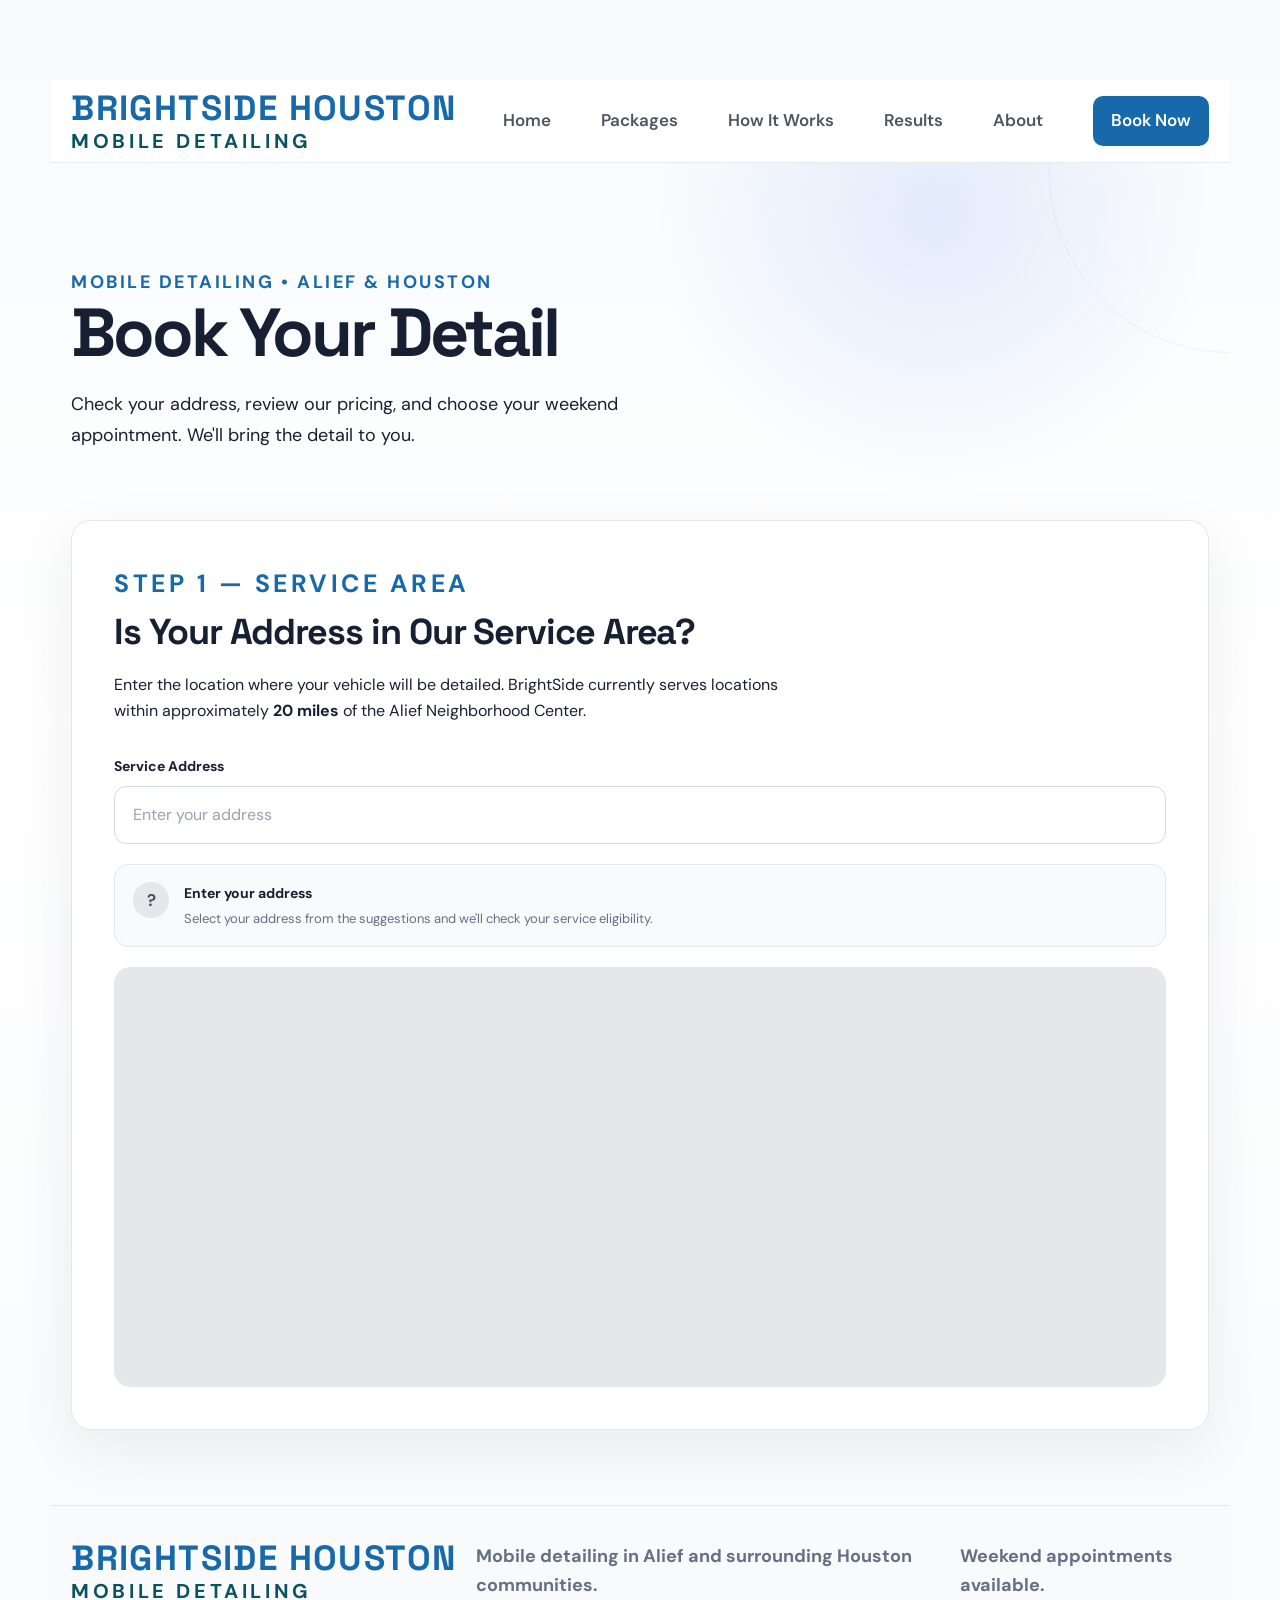
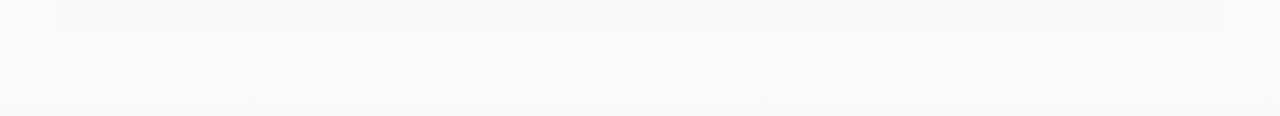
<file: booking/index.html>
<!DOCTYPE html>
<html lang="en">

<head>

    <meta charset="UTF-8">

    <meta
        name="viewport"
        content="width=device-width, initial-scale=1.0"
    >

    <title>
        Book Your Detail | BrightSide Houston Detailing
    </title>

    <meta
        name="description"
        content="Check your service area, view BrightSide Houston Detailing pricing, and book your mobile detailing appointment."
    >


    <!-- =========================================================
         GOOGLE FONTS
         ========================================================= -->

    <link
        rel="preconnect"
        href="https://fonts.googleapis.com"
    >

    <link
        rel="preconnect"
        href="https://fonts.googleapis.com"
        crossorigin
    >

    <link
        href="https://fonts.googleapis.com/css2?family=DM+Sans:wght@400;500;600;700&family=Space+Grotesk:wght@500;600;700&display=swap"
        rel="stylesheet"
    >


    <!-- =========================================================
         SHARED SITE CSS
         ========================================================= -->

    <link
        rel="stylesheet"
        href="../style.css"
    >


    <!-- =========================================================
         MAPBOX
         ========================================================= -->

    <link
        href="https://api.mapbox.com/mapbox-gl-js/v3.14.0/mapbox-gl.css"
        rel="stylesheet"
    >

    <script
        src="https://api.mapbox.com/mapbox-gl-js/v3.14.0/mapbox-gl.js"
        defer
    ></script>


    <!-- =========================================================
         CAL.COM
         ========================================================= -->

    <script type="text/javascript">

        (function (C, A, L) {

            let p = function (a, ar) {
                a.q.push(ar);
            };

            let d = C.document;

            C.Cal = C.Cal || function () {

                let cal = C.Cal;
                let ar = arguments;

                if (!cal.loaded) {

                    cal.ns = {};
                    cal.q = cal.q || [];

                    d.head.appendChild(
                        d.createElement("script")
                    ).src = A;

                    cal.loaded = true;

                }

                if (ar[0] === L) {

                    const api = function () {
                        p(api, arguments);
                    };

                    const namespace = ar[1];

                    api.q = api.q || [];

                    if (
                        typeof namespace === "string"
                    ) {

                        cal.ns[namespace] =
                            cal.ns[namespace] || api;

                        p(
                            cal.ns[namespace],
                            ar
                        );

                        p(
                            cal,
                            [
                                "initNamespace",
                                namespace
                            ]
                        );

                    } else {

                        p(cal, ar);

                    }

                    return;

                }

                p(cal, ar);

            };

        })(
            window,
            "https://app.cal.com/embed/embed.js",
            "init"
        );


        Cal("init", {
            origin: "https://app.cal.com"
        });

    </script>


    <!-- =========================================================
         BOOKING PAGE DESIGN
         ========================================================= -->

    <style>

        /* =======================================================
           VARIABLES
           ======================================================= */

        .bs-booking-page {

            --bs-blue: #2563eb;
            --bs-blue-dark: #1d4ed8;
            --bs-blue-soft: #eff6ff;

            --bs-text: #172033;
            --bs-muted: #667085;

            --bs-border: #e5e7eb;

            --bs-background: #f6f8fb;
            --bs-white: #ffffff;

            --bs-success: #15803d;
            --bs-success-bg: #f0fdf4;

            --bs-warning: #b45309;
            --bs-warning-bg: #fffbeb;

            --bs-radius: 20px;

            background:
                linear-gradient(
                    180deg,
                    #f8fafc 0%,
                    #ffffff 42%,
                    #f8fafc 100%
                );

            color: var(--bs-text);

            font-family:
                "DM Sans",
                sans-serif;

            min-height: 100vh;

        }


        /* =======================================================
           GLOBAL BOOKING PAGE RESET
           ======================================================= */

        .bs-booking-page *,
        .bs-booking-page *::before,
        .bs-booking-page *::after {

            box-sizing: border-box;

        }


        .bs-booking-page a {

            text-decoration: none;

        }


        .bs-booking-page button,
        .bs-booking-page input {

            font-family:
                "DM Sans",
                sans-serif;

        }


        .bs-booking-container {

            width: min(
                1180px,
                calc(100% - 40px)
            );

            margin:
                0 auto;

        }


        /* =======================================================
           HEADER
           ======================================================= */

        .bs-booking-header {

            position: relative;

            background:
                rgba(
                    255,
                    255,
                    255,
                    0.94
                );

            border-bottom:
                1px solid
                rgba(
                    229,
                    231,
                    235,
                    0.9
                );

            backdrop-filter:
                blur(12px);

            z-index: 50;

        }


        .bs-booking-header-inner {

            min-height: 82px;

            display: flex;

            align-items: center;

            justify-content: space-between;

            gap: 30px;

            position: relative;

        }


        .bs-booking-logo {

            display: flex;

            flex-direction: column;

            line-height: 1;

            flex-shrink: 0;

        }


        .bs-booking-logo-main {

            color: #1769aa;

            font-family:
                "Space Grotesk",
                sans-serif;

            font-size: 35px;

            font-weight: 700;

            letter-spacing:
                0.04em;

        }


        .bs-booking-logo-sub {

            margin-top: 5px;

            color: #0b525f;

            font-size: 20px;

            font-weight: 700;

            letter-spacing:
                0.18em;

        }


        /* =======================================================
           DESKTOP NAVIGATION
           ======================================================= */

        .bs-booking-nav {

            display: flex;

            align-items: center;

            gap: 50px;

        }


        .bs-booking-nav a {

            color: #4b5563;

            font-size: 17px;

            font-weight: 600;

            transition:
                color 0.2s ease;

        }


        .bs-booking-nav a:hover {

            color:
                var(--bs-blue);

        }


        .bs-booking-nav .bs-booking-nav-button {

            padding:
                11px 18px;

            border-radius:
                10px;

            background:
                #1769aa;

            color:
                white;

            white-space:
                nowrap;

        }


        .bs-booking-nav
        .bs-booking-nav-button:hover {

            background:
                var(--bs-blue-dark);

            color:
                white;

        }


        /* =======================================================
           MOBILE MENU BUTTON
           ======================================================= */

        .bs-booking-menu-button {

            display: none;

            width: 46px;

            height: 46px;

            padding: 0;

            border:
                1px solid
                var(--bs-border);

            border-radius:
                10px;

            background:
                white;

            cursor: pointer;

            align-items: center;

            justify-content: center;

            flex-direction: column;

            gap: 5px;

            flex-shrink: 0;

        }


        .bs-booking-menu-button span {

            display: block;

            width: 22px;

            height: 2px;

            border-radius:
                999px;

            background:
                var(--bs-text);

            transition:
                transform 0.2s ease,
                opacity 0.2s ease;

        }


        /* =======================================================
           MOBILE NAVIGATION
           ======================================================= */

        .bs-booking-mobile-menu {

            display: none;

            position: absolute;

            top:
                calc(100% + 8px);

            left: 14px;

            right: 14px;

            z-index: 100;

            flex-direction: column;

            padding: 10px;

            background:
                white;

            border:
                1px solid
                var(--bs-border);

            border-radius:
                16px;

            box-shadow:
                0 18px 45px
                rgba(
                    15,
                    23,
                    42,
                    0.14
                );

        }


        .bs-booking-mobile-menu.mobile-open {

            display:
                flex;

        }


        .bs-booking-mobile-menu a {

            display: block;

            padding:
                13px 14px;

            border-radius:
                9px;

            color:
                #4b5563;

            font-size:
                15px;

            font-weight:
                600;

        }


        .bs-booking-mobile-menu a:hover {

            background:
                var(--bs-blue-soft);

            color:
                var(--bs-blue);

        }


        .bs-booking-mobile-menu
        .bs-booking-mobile-button {

            margin-top:
                5px;

            background:
                var(--bs-blue);

            color:
                white;

            text-align:
                center;

        }


        .bs-booking-mobile-menu
        .bs-booking-mobile-button:hover {

            background:
                var(--bs-blue-dark);

            color:
                white;

        }


        /* =======================================================
           HAMBURGER ANIMATION
           ======================================================= */

        .bs-booking-menu-button.menu-open
        span:nth-child(1) {

            transform:
                translateY(7px)
                rotate(45deg);

        }


        .bs-booking-menu-button.menu-open
        span:nth-child(2) {

            opacity:
                0;

        }


        .bs-booking-menu-button.menu-open
        span:nth-child(3) {

            transform:
                translateY(-7px)
                rotate(-45deg);

        }


        /* =======================================================
           HERO
           ======================================================= */

        .bs-booking-hero {

            position: relative;

            overflow: hidden;

            padding:
                82px 0 70px;

            background:
                radial-gradient(
                    circle at 75% 15%,
                    rgba(
                        37,
                        99,
                        235,
                        0.11
                    ),
                    transparent 30%
                );

        }


        .bs-booking-hero::after {

            content: "";

            position: absolute;

            width: 360px;

            height: 360px;

            right: -180px;

            top: -170px;

            border-radius: 50%;

            border:
                1px solid
                rgba(
                    37,
                    99,
                    235,
                    0.08
                );

        }


        .bs-booking-hero-content {

            position: relative;

            z-index: 1;

            max-width:
                760px;

        }


        .bs-booking-eyebrow {

            display: inline-flex;

            align-items: center;

            gap: 9px;

            margin:
                0 0 18px;

            color:
                #1769aa;

            font-size: 25px;

            font-weight: 700;

            letter-spacing:
                0.14em;

        }


        .bs-booking-hero h1 {

            margin: 0;

            color:
                var(--bs-text);

            font-family:
                "Space Grotesk",
                sans-serif;

            font-size:
                clamp(
                    42px,
                    6vw,
                    68px
                );

            line-height:
                1.02;

            letter-spacing:
                -0.045em;

        }


        .bs-booking-hero p {

            max-width:
                650px;

            margin:
                22px 0 0;

            font-size:
                18px;

            line-height:
                1.7;

        }


        /* =======================================================
           SECTION SPACING
           ======================================================= */

        .bs-booking-section {

            padding:
                0 0 75px;

        }


        /* =======================================================
           MAIN CHECK CARD
           ======================================================= */

        .bs-location-card {

            background:
                var(--bs-white);

            border:
                1px solid
                var(--bs-border);

            border-radius:
                var(--bs-radius);

            box-shadow:
                0 20px 60px
                rgba(
                    15,
                    23,
                    42,
                    0.07
                );

            padding:
                clamp(
                    24px,
                    4vw,
                    42px
                );

        }


        .bs-step-label {

            margin:
                0 0 8px;

            color:
                #1769aa;

            font-size:
                25px;

            font-weight:
                700;

            letter-spacing:
                0.14em;

        }


        .bs-location-heading {

            margin-bottom:
                30px;

        }


        .bs-location-heading h2 {

            margin:
                0 0 10px;

            font-family:
                "Space Grotesk",
                sans-serif;

            font-size:
                clamp(
                    26px,
                    4vw,
                    36px
                );

            letter-spacing:
                -0.03em;

        }


        .bs-location-heading p {

            max-width:
                700px;

            margin:
                0;

            line-height:
                1.65;

        }


        /* =======================================================
           ADDRESS INPUT
           ======================================================= */

        .bs-address-label {

            display:
                block;

            margin-bottom:
                9px;

            color:
                var(--bs-text);

            font-size:
                14px;

            font-weight:
                700;

        }


        .bs-address-input-wrapper {

            position:
                relative;

        }


        .bs-address-input {

            width:
                100%;

            min-height:
                58px;

            padding:
                0 18px;

            border:
                1px solid
                #d6dae1;

            border-radius:
                12px;

            outline:
                none;

            background:
                white;

            color:
                var(--bs-text);

            font-size:
                16px;

            transition:
                border-color 0.2s ease,
                box-shadow 0.2s ease;

        }


        .bs-address-input::placeholder {

            color:
                #98a2b3;

        }


        .bs-address-input:focus {

            border-color:
                var(--bs-blue);

            box-shadow:
                0 0 0 4px
                rgba(
                    37,
                    99,
                    235,
                    0.10
                );

        }


        /* =======================================================
           SUGGESTIONS
           ======================================================= */

        .bs-address-suggestions {

            position:
                absolute;

            top:
                calc(100% + 8px);

            left:
                0;

            right:
                0;

            z-index:
                30;

            overflow:
                hidden;

            background:
                white;

            border:
                1px solid
                var(--bs-border);

            border-radius:
                13px;

            box-shadow:
                0 18px 40px
                rgba(
                    15,
                    23,
                    42,
                    0.14
                );

            display:
                none;

        }


        .bs-address-suggestions.visible {

            display:
                block;

        }


        .bs-address-suggestion {

            display:
                block;

            width:
                100%;

            padding:
                15px 17px;

            border:
                0;

            border-bottom:
                1px solid
                #f0f2f5;

            background:
                white;

            text-align:
                left;

            cursor:
                pointer;

            transition:
                background 0.15s ease;

        }


        .bs-address-suggestion:last-child {

            border-bottom:
                0;

        }


        .bs-address-suggestion:hover {

            background:
                #f7f9fc;

        }


        .bs-suggestion-main {

            display:
                block;

            color:
                var(--bs-text);

            font-size:
                14px;

            font-weight:
                600;

        }


        .bs-suggestion-secondary {

            display:
                block;

            margin-top:
                3px;

            color:
                var(--bs-muted);

            font-size:
                12px;

        }


        /* =======================================================
           STATUS
           ======================================================= */

        .bs-service-status {

            display:
                flex;

            align-items:
                flex-start;

            gap:
                15px;

            margin-top:
                20px;

            padding:
                17px 18px;

            border:
                1px solid
                #e4e7ec;

            border-radius:
                14px;

            background:
                #f8fafc;

        }


        .bs-status-icon {

            width:
                36px;

            height:
                36px;

            display:
                grid;

            place-items:
                center;

            flex-shrink:
                0;

            border-radius:
                50%;

            background:
                #e5e7eb;

            color:
                #475467;

            font-size:
                17px;

            font-weight:
                700;

        }


        .bs-status-content strong {

            display:
                block;

            color:
                var(--bs-text);

            font-size:
                14px;

        }


        .bs-status-content p {

            margin:
                4px 0 0;

            color:
                var(--bs-muted);

            font-size:
                13px;

            line-height:
                1.55;

        }


        .bs-service-status.eligible {

            border-color:
                #bbf7d0;

            background:
                var(--bs-success-bg);

        }


        .bs-service-status.eligible
        .bs-status-icon {

            background:
                #dcfce7;

            color:
                var(--bs-success);

        }


        .bs-service-status.outside {

            border-color:
                #fde68a;

            background:
                var(--bs-warning-bg);

        }


        .bs-service-status.outside
        .bs-status-icon {

            background:
                #fef3c7;

            color:
                var(--bs-warning);

        }


        .bs-service-status.error {

            border-color:
                #fecaca;

            background:
                #fef2f2;

        }


        .bs-service-status.error
        .bs-status-icon {

            background:
                #fee2e2;

            color:
                #b91c1c;

        }


        /* =======================================================
           MAP
           ======================================================= */

        .bs-booking-map {

            width:
                100%;

            height:
                420px;

            margin-top:
                20px;

            overflow:
                hidden;

            border:
                1px solid
                var(--bs-border);

            border-radius:
                16px;

            background:
                #e5e7eb;

        }


        .bs-distance-information {

            display:
                flex;

            align-items:
                center;

            justify-content:
                space-between;

            gap:
                20px;

            margin-top:
                12px;

            padding:
                13px 16px;

            border-radius:
                11px;

            background:
                #f8fafc;

            color:
                var(--bs-muted);

            font-size:
                13px;

        }


        .bs-distance-information strong {

            color:
                var(--bs-text);

        }


        /* =======================================================
           PRICING SECTION
           ======================================================= */

        .bs-pricing-section {

            padding:
                80px 0;

            background:
                #f8fafc;

            border-top:
                1px solid
                #eef0f4;

            border-bottom:
                1px solid
                #eef0f4;

        }


        .bs-pricing-header {

            max-width:
                720px;

            margin:
                0 auto 42px;

            text-align:
                center;

        }


        .bs-pricing-header h2 {

            margin:
                0 0 12px;

            font-family:
                "Space Grotesk",
                sans-serif;

            font-size:
                clamp(
                    30px,
                    4vw,
                    42px
                );

            letter-spacing:
                -0.035em;

        }


        .bs-pricing-header p {

            margin:
                0;

            color:
                var(--bs-muted);

            line-height:
                1.7;

        }


        /* =======================================================
           PRICE GRID
           ======================================================= */

        .bs-price-grid {

            display:
                grid;

            grid-template-columns:
                repeat(
                    3,
                    minmax(
                        0,
                        1fr
                    )
                );

            gap:
                20px;

        }


        .bs-price-card {

            position:
                relative;

            padding:
                28px;

            background:
                white;

            border:
                1px solid
                var(--bs-border);

            border-radius:
                18px;

            box-shadow:
                0 8px 30px
                rgba(
                    15,
                    23,
                    42,
                    0.045
                );

        }


        .bs-price-card.featured {

            border:
                2px solid
                rgba(
                    37,
                    99,
                    235,
                    0.55
                );

            box-shadow:
                0 15px 45px
                rgba(
                    37,
                    99,
                    235,
                    0.10
                );

        }


        .bs-price-card h3 {

            margin:
                0 0 22px;

            font-family:
                "Space Grotesk",
                sans-serif;

            font-size:
                25px;

            letter-spacing:
                -0.025em;

        }


        .bs-price-list {

            display:
                flex;

            flex-direction:
                column;

            border-top:
                1px solid
                #eef0f4;

        }


        .bs-price-row {

            display:
                flex;

            align-items:
                center;

            justify-content:
                space-between;

            gap:
                15px;

            padding:
                13px 0;

            border-bottom:
                1px solid
                #eef0f4;

            font-size:
                16px;

        }


        .bs-price-row span {

            color:
                #4b5563;

        }


        .bs-price-row strong {

            color:
                var(--bs-text);

            font-size:
                15px;

        }


        /* =======================================================
           FEATURES
           ======================================================= */

        .bs-feature-list {

            display:
                flex;

            flex-direction:
                column;

            gap:
                9px;

            margin:
                23px 0 0;

            padding:
                0;

            list-style:
                none;

        }


        .bs-feature-list li {

            position:
                relative;

            padding-left:
                21px;

            color:
                #667085;

            font-size:
                15px;

            line-height:
                1.45;

        }


        .bs-feature-list li::before {

            content:
                "✓";

            position:
                absolute;

            left:
                0;

            top:
                0;

            color:
                var(--bs-blue);

            font-weight:
                700;

        }


        /* =======================================================
           MAINTENANCE
           ======================================================= */

        .bs-maintenance-card {

            display:
                flex;

            align-items:
                center;

            justify-content:
                space-between;

            gap:
                30px;

            margin-top:
                20px;

            padding:
                24px 27px;

            border:
                1px dashed
                #cbd5e1;

            border-radius:
                17px;

            background:
                white;

        }


        .bs-maintenance-card h3 {

            margin:
                0 0 5px;

            font-family:
                "Space Grotesk",
                sans-serif;

            font-size:
                20px;

        }


        .bs-maintenance-card p {

            margin:
                0;

            color:
                var(--bs-muted);

            font-size:
                14px;

            line-height:
                1.55;

        }


        .bs-coming-soon {

            flex-shrink:
                0;

            padding:
                8px 12px;

            border-radius:
                999px;

            background:
                var(--bs-blue-soft);

            color:
                var(--bs-blue);

            font-size:
                10px;

            font-weight:
                700;

            letter-spacing:
                0.08em;

        }


        /* =======================================================
           ADD-ONS
           ======================================================= */

        .bs-price-card-label {

            margin:
                0 0 7px;

            color:
                var(--bs-blue);

            font-size:
                20px;

            font-weight:
                700;

            letter-spacing:
                0.14em;

        }


        .bs-addons-card {

            margin-top:
                20px;

            padding:
                27px;

            border:
                1px solid
                var(--bs-border);

            border-radius:
                18px;

            background:
                white;

        }


        .bs-addons-card h3 {

            margin:
                0 0 20px;

            font-family:
                "Space Grotesk",
                sans-serif;

            font-size:
                23px;

        }


        .bs-addon-grid {

            display:
                grid;

            grid-template-columns:
                repeat(
                    3,
                    minmax(
                        0,
                        1fr
                    )
                );

            gap:
                12px;

        }


        .bs-addon {

            display:
                flex;

            align-items:
                center;

            justify-content:
                space-between;

            gap:
                12px;

            min-height:
                56px;

            padding:
                13px 15px;

            border:
                1px solid
                #edf0f4;

            border-radius:
                11px;

            background:
                #fafbfc;

            font-size:
                16px;

        }


        .bs-addon span {

            color:
                #4b5563;

        }


        .bs-addon strong {

            color:
                var(--bs-blue);

            white-space:
                nowrap;

        }


        .bs-addon small {

            display:
                block;

            margin-top:
                2px;

            color:
                #98a2b3;

            font-size:
                14px;

        }


        /* =======================================================
           PRICING NOTE
           ======================================================= */

        .bs-pricing-note {

            margin-top:
                20px;

            padding:
                19px 20px;

            border-left:
                3px solid
                var(--bs-blue);

            border-radius:
                0 11px 11px 0;

            background:
                white;

        }


        .bs-pricing-note strong {

            display:
                block;

            margin-bottom:
                5px;

            font-size:
                18px;

        }


        .bs-pricing-note p {

            margin:
                0;

            color:
                var(--bs-muted);

            font-size:
                15px;

            line-height:
                1.65;

        }


        /* =======================================================
           CAL.COM SECTION
           ======================================================= */

        .bs-cal-section {

            padding:
                85px 0 100px;

            background:
                white;

        }


        .bs-cal-header {

            max-width:
                760px;

            margin:
                0 auto 35px;

            text-align:
                center;

        }


        .bs-cal-header h2 {

            margin:
                0 0 12px;

            font-family:
                "Space Grotesk",
                sans-serif;

            font-size:
                clamp(
                    30px,
                    4vw,
                    42px
                );

            letter-spacing:
                -0.035em;

        }


        .bs-cal-header p {

            margin:
                0;

            color:
                var(--bs-muted);

            line-height:
                1.7;

        }


        .bs-cal-wrapper {

            overflow:
                hidden;

            min-height:
                700px;

            padding:
                10px;

            border:
                1px solid
                var(--bs-border);

            border-radius:
                20px;

            background:
                white;

            box-shadow:
                0 20px 60px
                rgba(
                    15,
                    23,
                    42,
                    0.07
                );

        }


        .bs-cal-booking {

            width:
                100%;

            min-height:
                680px;

        }


        .bs-cal-loading {

            font-weight:
                bold;

            min-height:
                650px;

            display:
                grid;

            place-items:
                center;

            color:
                var(--bs-muted);

            font-size:
                16px;

        }


        /* =======================================================
           FOOTER
           ======================================================= */

        .bs-booking-footer {

            padding:
                35px 0;

            border-top:
                1px solid
                var(--bs-border);

            background:
                #f8fafc;

        }


        .bs-booking-footer-inner {

            display:
                flex;

            align-items:
                center;

            justify-content:
                space-between;

            gap:
                20px;

        }


        .bs-booking-footer p {

            font-weight:
                bold;

            margin:
                0;

            color:
                var(--bs-muted);

            font-size:
                18px;

        }


        /* =======================================================
           HIDDEN
           ======================================================= */

        .bs-booking-page
        [hidden] {

            display:
                none !important;

        }


        /* =======================================================
           TABLET
           ======================================================= */

        @media (
            max-width: 900px
        ) {

            .bs-price-grid {

                grid-template-columns:
                    1fr;

            }


            .bs-addon-grid {

                grid-template-columns:
                    1fr;

            }


            /*
               Hide the desktop navigation.
            */

            .bs-booking-nav {

                display:
                    none;

            }


            /*
               Show the hamburger.
            */

            .bs-booking-menu-button {

                display:
                    flex;

            }


            /*
               Show the mobile menu when JavaScript
               adds the mobile-open class.
            */

            .bs-booking-mobile-menu.mobile-open {

                display:
                    flex;

            }

        }


        /* =======================================================
           MOBILE
           ======================================================= */

        @media (
            max-width: 600px
        ) {

            .bs-booking-container {

                width:
                    min(
                        calc(100% - 28px),
                        1180px
                    );

            }


            .bs-booking-header-inner {

                min-height:
                    72px;

            }


            .bs-booking-logo-main {

                font-size:
                    28px;

            }


            .bs-booking-logo-sub {

                font-size:
                    15px;

            }


            .bs-booking-hero {

                padding:
                    55px 0 45px;

            }


            .bs-booking-eyebrow {

                font-size:
                    17px;

            }


            .bs-booking-hero h1 {

                font-size:
                    43px;

            }


            .bs-booking-hero p {

                font-size:
                    16px;

            }


            .bs-location-card {

                padding:
                    20px;

                border-radius:
                    16px;

            }


            .bs-booking-map {

                height:
                    320px;

            }


            .bs-price-card {

                padding:
                    23px;

            }


            .bs-maintenance-card {

                align-items:
                    flex-start;

                flex-direction:
                    column;

                gap:
                    15px;

            }


            .bs-addon {

                flex-direction:
                    column;

                align-items:
                    flex-start;

            }


            .bs-addon strong {

                font-size:
                    14px;

            }


            .bs-pricing-section {

                padding:
                    60px 0;

            }


            .bs-cal-section {

                padding:
                    60px 0 70px;

            }


            .bs-cal-wrapper {

                padding:
                    4px;

                border-radius:
                    14px;

            }


            .bs-booking-footer-inner {

                align-items:
                    flex-start;

                flex-direction:
                    column;

            }

        }

    </style>

</head>


<body class="booking-page bs-booking-page">


    <!-- =========================================================
         HEADER
         ========================================================= -->

    <header class="bs-booking-header">

        <div
            class="bs-booking-container bs-booking-header-inner"
        >

            <!-- LOGO -->

            <a
                href="../index.html"
                class="bs-booking-logo"
                aria-label="BrightSide Houston Detailing"
            >

                <span class="bs-booking-logo-main">
                    BRIGHTSIDE HOUSTON
                </span>

                <span class="bs-booking-logo-sub">
                    MOBILE DETAILING
                </span>

            </a>


            <!-- =================================================
                 DESKTOP NAVIGATION
                 ================================================= -->

            <nav
                class="bs-booking-nav"
                aria-label="Main navigation"
            >

                <a href="../index.html">
                    Home
                </a>

                <a href="../packages/index.html">
                    Packages
                </a>

                <a href="../how-it-works/index.html">
                    How It Works
                </a>

                <a href="../results/index.html">
                    Results
                </a>

                <a href="../about/index.html">
                    About
                </a>

                <a
                    href="./booking.html"
                    class="bs-booking-nav-button"
                >
                    Book Now
                </a>

            </nav>


            <!-- =================================================
                 MOBILE MENU BUTTON
                 ================================================= -->

            <button
                type="button"
                id="bookingMenuButton"
                class="bs-booking-menu-button"
                aria-label="Open navigation menu"
                aria-controls="bookingMobileMenu"
                aria-expanded="false"
            >

                <span></span>
                <span></span>
                <span></span>

            </button>


            <!-- =================================================
                 MOBILE NAVIGATION
                 ================================================= -->

            <nav
                id="bookingMobileMenu"
                class="bs-booking-mobile-menu"
                aria-label="Mobile navigation"
            >

                <a href="../index.html">
                    Home
                </a>

                <a href="../packages/index.html">
                    Packages
                </a>

                <a href="../how-it-works/index.html">
                    How It Works
                </a>

                <a href="../results/index.html">
                    Results
                </a>

                <a href="../about/index.html">
                    About
                </a>

                <a
                    href="./booking.html"
                    class="bs-booking-mobile-button"
                >
                    Book Your Detail
                </a>

            </nav>

        </div>

    </header>



    <!-- =========================================================
         MAIN
         ========================================================= -->

    <main>


        <!-- =====================================================
             HERO
             ===================================================== -->

        <section class="bs-booking-hero">

            <div class="bs-booking-container">

                <div class="bs-booking-hero-content">

                    <p class="bs-booking-eyebrow">
                        MOBILE DETAILING • ALIEF & HOUSTON
                    </p>

                    <h1>
                        Book Your Detail
                    </h1>

                    <p>
                        Check your address, review our pricing,
                        and choose your weekend appointment.
                        We'll bring the detail to you.
                    </p>

                </div>

            </div>

        </section>



        <!-- =====================================================
             LOCATION CHECK
             ===================================================== -->

        <section class="bs-booking-section">

            <div class="bs-booking-container">

                <div class="bs-location-card">


                    <div class="bs-location-heading">

                        <p class="bs-step-label">
                            STEP 1 — SERVICE AREA
                        </p>

                        <h2>
                            Is Your Address in Our Service Area?
                        </h2>

                        <p>
                            Enter the location where your vehicle
                            will be detailed. BrightSide currently
                            serves locations within approximately
                            <strong>20 miles</strong> of the
                            Alief Neighborhood Center.
                        </p>

                    </div>



                    <!-- ADDRESS -->

                    <label
                        class="bs-address-label"
                        for="address"
                    >
                        Service Address
                    </label>


                    <div
                        class="bs-address-input-wrapper"
                    >

                        <input
                            type="text"
                            id="address"
                            name="address"
                            class="bs-address-input"
                            placeholder="Enter your address"
                            autocomplete="off"
                        >


                        <div
                            id="address-suggestions"
                            class="bs-address-suggestions"
                        ></div>

                    </div>



                    <!-- STATUS -->

                    <div
                        id="service-status"
                        class="bs-service-status"
                        aria-live="polite"
                    >

                        <div class="bs-status-icon">
                            ?
                        </div>

                        <div class="bs-status-content">

                            <strong>
                                Enter your address
                            </strong>

                            <p>
                                Select your address from the
                                suggestions and we'll check your
                                service eligibility.
                            </p>

                        </div>

                    </div>



                    <!-- MAP -->

                    <div
                        id="map"
                        class="bs-booking-map"
                        aria-label="BrightSide service area map"
                    ></div>



                    <!-- DISTANCE -->

                    <div
                        id="distance-information"
                        class="bs-distance-information"
                        hidden
                    >

                        <span>
                            Distance from service-area center
                        </span>

                        <strong
                            id="distance-from-alief"
                        >
                            —
                        </strong>

                    </div>



                    <!-- HIDDEN STATUS -->

                    <input
                        type="hidden"
                        id="service-area-status"
                        value="unchecked"
                    >

                </div>

            </div>

        </section>



        <!-- =====================================================
             PRICING
             ===================================================== -->

        <section
            id="pricing-section"
            class="bs-pricing-section"
            hidden
        >

            <div class="bs-booking-container">


                <div class="bs-pricing-header">

                    <p class="bs-booking-eyebrow">
                        STEP 2 — PRICING
                    </p>

                    <h2>
                        Straightforward Pricing
                    </h2>

                    <p>
                        Once your address is confirmed, review
                        our starting prices before continuing
                        to your appointment booking.
                    </p>

                </div>



                <!-- =================================================
                     PRICE CARDS
                     ================================================= -->

                <div class="bs-price-grid">


                    <!-- EXTERIOR -->

                    <article class="bs-price-card">

                        <p class="bs-price-card-label">
                            EXTERIOR
                        </p>

                        <h3>
                            Exterior Detail
                        </h3>


                        <div class="bs-price-list">

                            <div class="bs-price-row">

                                <span>
                                    Sedan/Coupe
                                </span>

                                <strong>
                                    $75
                                </strong>

                            </div>


                            <div class="bs-price-row">

                                <span>
                                    SUV/Crossover
                                </span>

                                <strong>
                                    $85
                                </strong>

                            </div>


                            <div class="bs-price-row">

                                <span>
                                    Truck
                                </span>

                                <strong>
                                    $90
                                </strong>

                            </div>


                            <div class="bs-price-row">

                                <span>
                                    Large SUV/Van
                                </span>

                                <strong>
                                    $100
                                </strong>

                            </div>

                        </div>


                        <ul class="bs-feature-list">

                            <li>
                                Wheel & tire cleaning
                            </li>

                            <li>
                                Exterior hand wash
                            </li>

                            <li>
                                Microfiber dry
                            </li>

                            <li>
                                Exterior glass cleaning
                            </li>

                            <li>
                                Ceramic foam protection
                            </li>

                            <li>
                                Door jamb cleaning
                            </li>

                        </ul>

                    </article>



                    <!-- INTERIOR -->

                    <article class="bs-price-card">

                        <p class="bs-price-card-label">
                            INTERIOR
                        </p>

                        <h3>
                            Interior Detail
                        </h3>


                        <div class="bs-price-list">

                            <div class="bs-price-row">

                                <span>
                                    Sedan/Coupe
                                </span>

                                <strong>
                                    $100
                                </strong>

                            </div>


                            <div class="bs-price-row">

                                <span>
                                    SUV/Crossover
                                </span>

                                <strong>
                                    $115
                                </strong>

                            </div>


                            <div class="bs-price-row">

                                <span>
                                    Truck
                                </span>

                                <strong>
                                    $125
                                </strong>

                            </div>


                            <div class="bs-price-row">

                                <span>
                                    Large SUV/Van
                                </span>

                                <strong>
                                    $125
                                </strong>

                            </div>

                        </div>


                        <ul class="bs-feature-list">

                            <li>
                                Full interior vacuum
                            </li>

                            <li>
                                Dashboard, console & door cleaning
                            </li>

                            <li>
                                Cup holder cleaning
                            </li>

                            <li>
                                Interior glass cleaning
                            </li>

                            <li>
                                Floor mat cleaning
                            </li>

                            <li>
                                Carpet & cloth upholstery cleaning
                            </li>

                            <li>
                                Light spot treatment
                            </li>

                            <li>
                                Carpet/upholstery extraction
                            </li>

                        </ul>

                    </article>



                    <!-- FULL DETAIL -->

                    <article
                        class="bs-price-card featured"
                    >

                        <p class="bs-price-card-label">
                            COMPLETE
                        </p>

                        <h3>
                            Full Detail
                        </h3>


                        <div class="bs-price-list">

                            <div class="bs-price-row">

                                <span>
                                    Sedan/Coupe
                                </span>

                                <strong>
                                    $150
                                </strong>

                            </div>


                            <div class="bs-price-row">

                                <span>
                                    SUV/Crossover
                                </span>

                                <strong>
                                    $175
                                </strong>

                            </div>


                            <div class="bs-price-row">

                                <span>
                                    Truck
                                </span>

                                <strong>
                                    $185
                                </strong>

                            </div>


                            <div class="bs-price-row">

                                <span>
                                    Large SUV/Van
                                </span>

                                <strong>
                                    $200
                                </strong>

                            </div>

                        </div>


                        <ul class="bs-feature-list">

                            <li>
                                Complete interior and exterior detail
                            </li>

                        </ul>

                    </article>

                </div>



                <!-- =================================================
                     MAINTENANCE
                     ================================================= -->

                <article class="bs-maintenance-card">

                    <div>

                        <p class="bs-price-card-label">
                            RETURNING CUSTOMERS
                        </p>

                        <h3>
                            Maintenance Pricing
                        </h3>

                        <p>
                            Maintenance detail packages are
                            currently being developed.
                        </p>

                    </div>


                    <span class="bs-coming-soon">
                        COMING SOON
                    </span>

                </article>



                <!-- =================================================
                     ADD-ONS
                     ================================================= -->

                <article class="bs-addons-card">

                    <p class="bs-price-card-label">
                        OPTIONAL
                    </p>

                    <h3>
                        Add-Ons
                    </h3>


                    <div class="bs-addon-grid">


                        <div class="bs-addon">

                            <span>
                                Pet Hair Removal
                            </span>

                            <strong>
                                +$25
                            </strong>

                        </div>


                        <div class="bs-addon">

                            <span>
                                Heavy Stain Removal
                            </span>

                            <strong>
                                +$25
                            </strong>

                        </div>


                        <div class="bs-addon">

                            <span>
                                Ceramic 3-in-1 Protection

                                <small>
                                    Griot's Garage
                                </small>

                            </span>

                            <strong>
                                +$30
                            </strong>

                        </div>


                    </div>

                </article>



                <!-- =================================================
                     PRICING NOTE
                     ================================================= -->

                <div class="bs-pricing-note">

                    <strong>
                        Pricing Note
                    </strong>

                    <p>
                        Prices are starting prices and may vary
                        depending on vehicle size and condition.
                        Additional charges may apply for heavy
                        staining, excessive pet hair, or unusually
                        dirty vehicles. Final pricing will be
                        confirmed before service.
                    </p>

                </div>

            </div>

        </section>



        <!-- =====================================================
             CAL.COM
             ===================================================== -->

        <section
            id="cal-booking-section"
            class="bs-cal-section"
            hidden
        >

            <div class="bs-booking-container">


                <div class="bs-cal-header">

                    <p class="bs-booking-eyebrow">
                        STEP 3 — BOOKING
                    </p>

                    <h2>
                        Choose Your Appointment
                    </h2>

                    <p>
                        Select your service, vehicle, add-ons,
                        and available weekend appointment through
                        Cal.com.
                    </p>

                </div>



                <div class="bs-cal-wrapper">

                    <div
                        id="cal-booking"
                        class="bs-cal-booking"
                    >

                        <div class="bs-cal-loading">
                            Loading booking options...
                        </div>

                    </div>

                </div>

            </div>

        </section>

    </main>



    <!-- =========================================================
         FOOTER
         ========================================================= -->

    <footer class="bs-booking-footer">

        <div
            class="bs-booking-container bs-booking-footer-inner"
        >

            <div class="bs-booking-logo">

                <span class="bs-booking-logo-main">
                    BRIGHTSIDE HOUSTON
                </span>

                <span class="bs-booking-logo-sub">
                    MOBILE DETAILING
                </span>

            </div>

            <p>
                Mobile detailing in Alief and surrounding
                Houston communities.
            </p>

            <p>
                Weekend appointments available.
            </p>

        </div>

    </footer>



    <!-- =========================================================
         SCRIPTS
         ========================================================= -->

    <script src="../script.js"></script>

    <script src="./booking.js"></script>


    <!-- =========================================================
         BRIDGE EXISTING JS CLASSES TO NEW UI
         ========================================================= -->

    <script>

        document.addEventListener(
            "DOMContentLoaded",
            () => {

                const address =
                    document.getElementById(
                        "address"
                    );

                const suggestions =
                    document.getElementById(
                        "address-suggestions"
                    );

                const status =
                    document.getElementById(
                        "service-status"
                    );

                const map =
                    document.getElementById(
                        "map"
                    );


                /*
                   The JavaScript creates its own status
                   classes. This observer keeps the new
                   design applied after those changes.
                */

                if (status) {

                    const observer =
                        new MutationObserver(
                            () => {

                                status.classList.add(
                                    "bs-service-status"
                                );

                                status.classList.add(
                                    "bs-booking-status"
                                );


                                const icon =
                                    status.querySelector(
                                        ".status-icon"
                                    );

                                const content =
                                    status.querySelector(
                                        ".status-content"
                                    );


                                if (icon) {

                                    icon.classList.add(
                                        "bs-status-icon"
                                    );

                                }


                                if (content) {

                                    content.classList.add(
                                        "bs-status-content"
                                    );

                                }

                            }
                        );


                    observer.observe(
                        status,
                        {
                            childList: true,
                            subtree: true
                        }
                    );

                }


                /*
                   Apply visual classes immediately.
                */

                if (address) {

                    address.classList.add(
                        "bs-address-input"
                    );

                }


                if (suggestions) {

                    suggestions.classList.add(
                        "bs-address-suggestions"
                    );

                }


                if (map) {

                    map.classList.add(
                        "bs-booking-map"
                    );

                }

            }
        );

    </script>



    <!-- =========================================================
         BOOKING MOBILE MENU
         ========================================================= -->

    <script>

        document.addEventListener(
            "DOMContentLoaded",
            () => {

                const menuButton =
                    document.getElementById(
                        "bookingMenuButton"
                    );

                const mobileMenu =
                    document.getElementById(
                        "bookingMobileMenu"
                    );


                if (
                    !menuButton ||
                    !mobileMenu
                ) {

                    return;

                }


                /*
                   Open / close the mobile menu.
                */

                menuButton.addEventListener(
                    "click",
                    () => {

                        const isOpen =
                            mobileMenu.classList.toggle(
                                "mobile-open"
                            );


                        menuButton.classList.toggle(
                            "menu-open",
                            isOpen
                        );


                        menuButton.setAttribute(
                            "aria-expanded",
                            String(isOpen)
                        );


                        menuButton.setAttribute(
                            "aria-label",
                            isOpen
                                ? "Close navigation menu"
                                : "Open navigation menu"
                        );

                    }
                );


                /*
                   Close the menu after selecting
                   a navigation link.
                */

                mobileMenu
                    .querySelectorAll("a")
                    .forEach(
                        (link) => {

                            link.addEventListener(
                                "click",
                                () => {

                                    mobileMenu.classList.remove(
                                        "mobile-open"
                                    );

                                    menuButton.classList.remove(
                                        "menu-open"
                                    );

                                    menuButton.setAttribute(
                                        "aria-expanded",
                                        "false"
                                    );

                                    menuButton.setAttribute(
                                        "aria-label",
                                        "Open navigation menu"
                                    );

                                }
                            );

                        }
                    );


                /*
                   Close the menu if the user
                   clicks outside of it.
                */

                document.addEventListener(
                    "click",
                    (event) => {

                        if (
                            !mobileMenu.contains(
                                event.target
                            ) &&
                            !menuButton.contains(
                                event.target
                            )
                        ) {

                            mobileMenu.classList.remove(
                                "mobile-open"
                            );

                            menuButton.classList.remove(
                                "menu-open"
                            );

                            menuButton.setAttribute(
                                "aria-expanded",
                                "false"
                            );

                            menuButton.setAttribute(
                                "aria-label",
                                "Open navigation menu"
                            );

                        }

                    }
                );


                /*
                   Reset the menu if the user
                   rotates the phone or returns
                   to desktop width.
                */

                window.addEventListener(
                    "resize",
                    () => {

                        if (
                            window.innerWidth > 900
                        ) {

                            mobileMenu.classList.remove(
                                "mobile-open"
                            );

                            menuButton.classList.remove(
                                "menu-open"
                            );

                            menuButton.setAttribute(
                                "aria-expanded",
                                "false"
                            );

                            menuButton.setAttribute(
                                "aria-label",
                                "Open navigation menu"
                            );

                        }

                    }
                );

            }
        );

    </script>

</body>

</html>
</file>
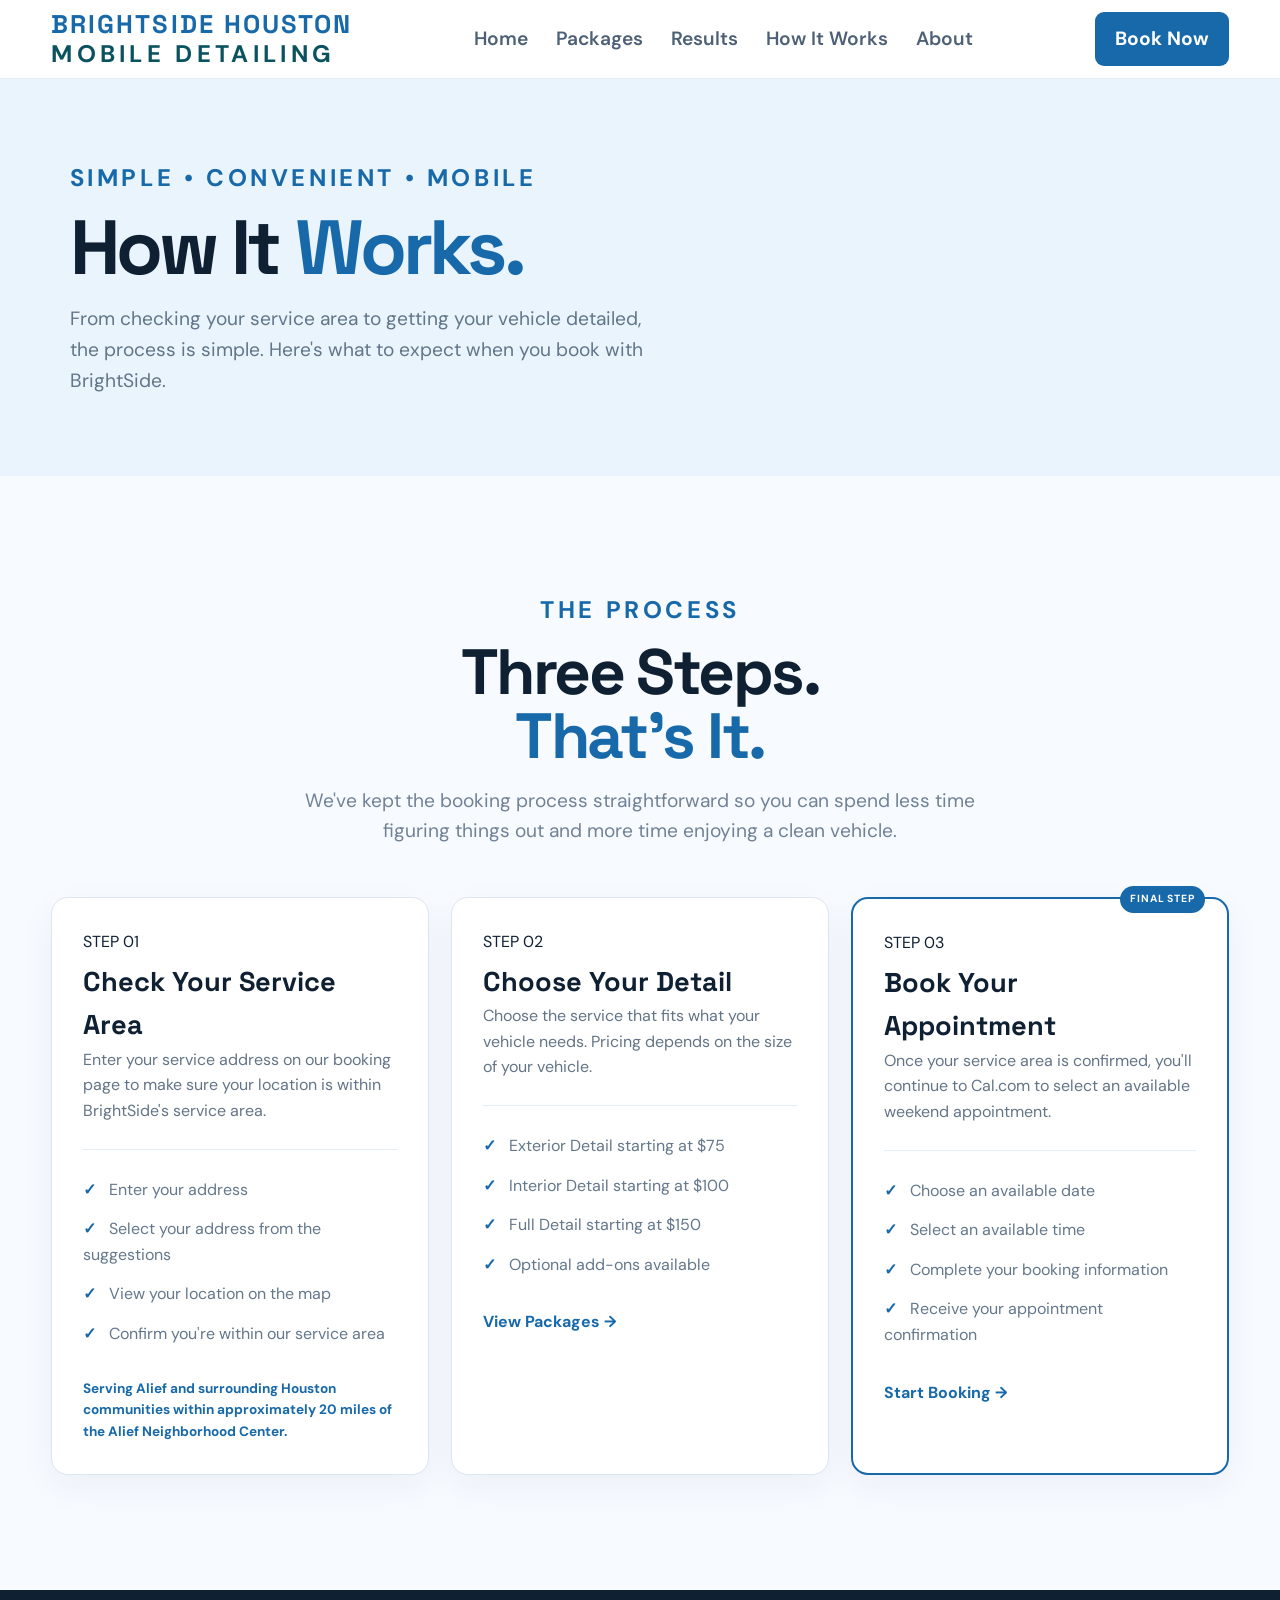
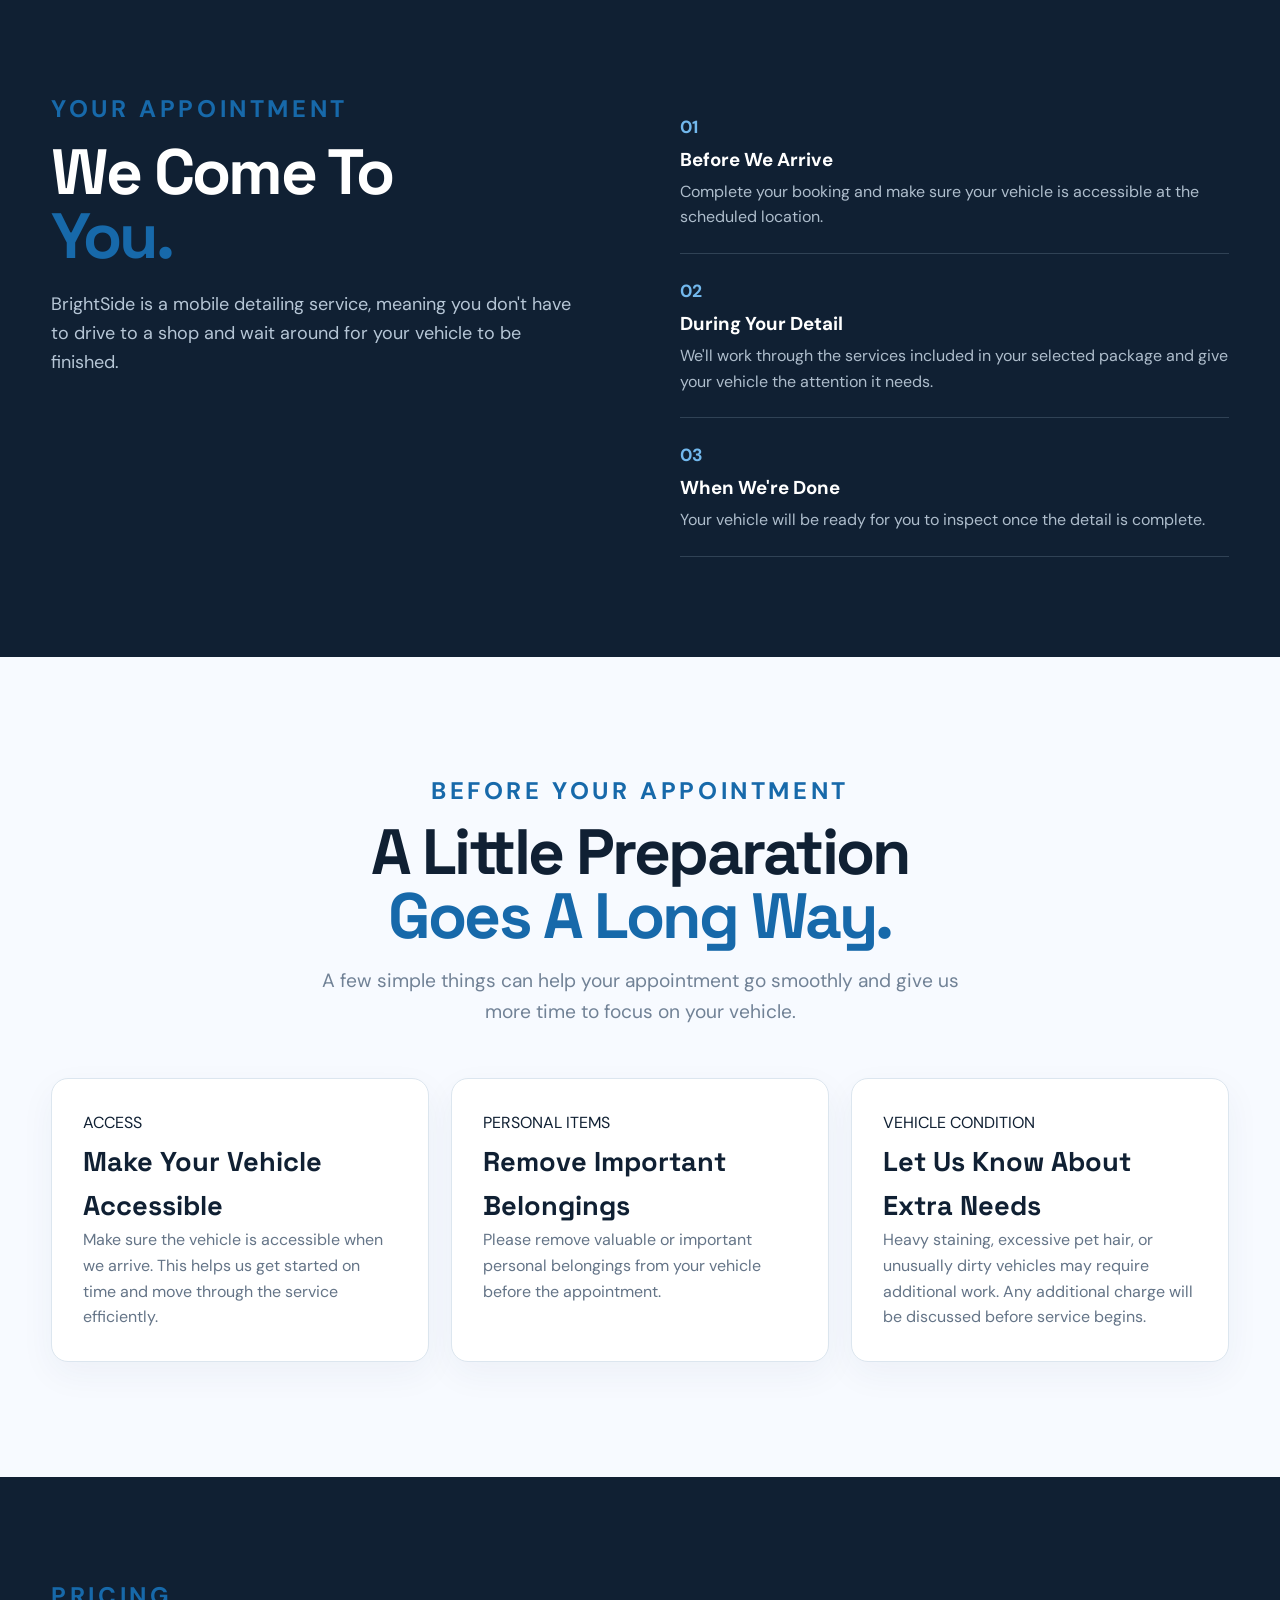
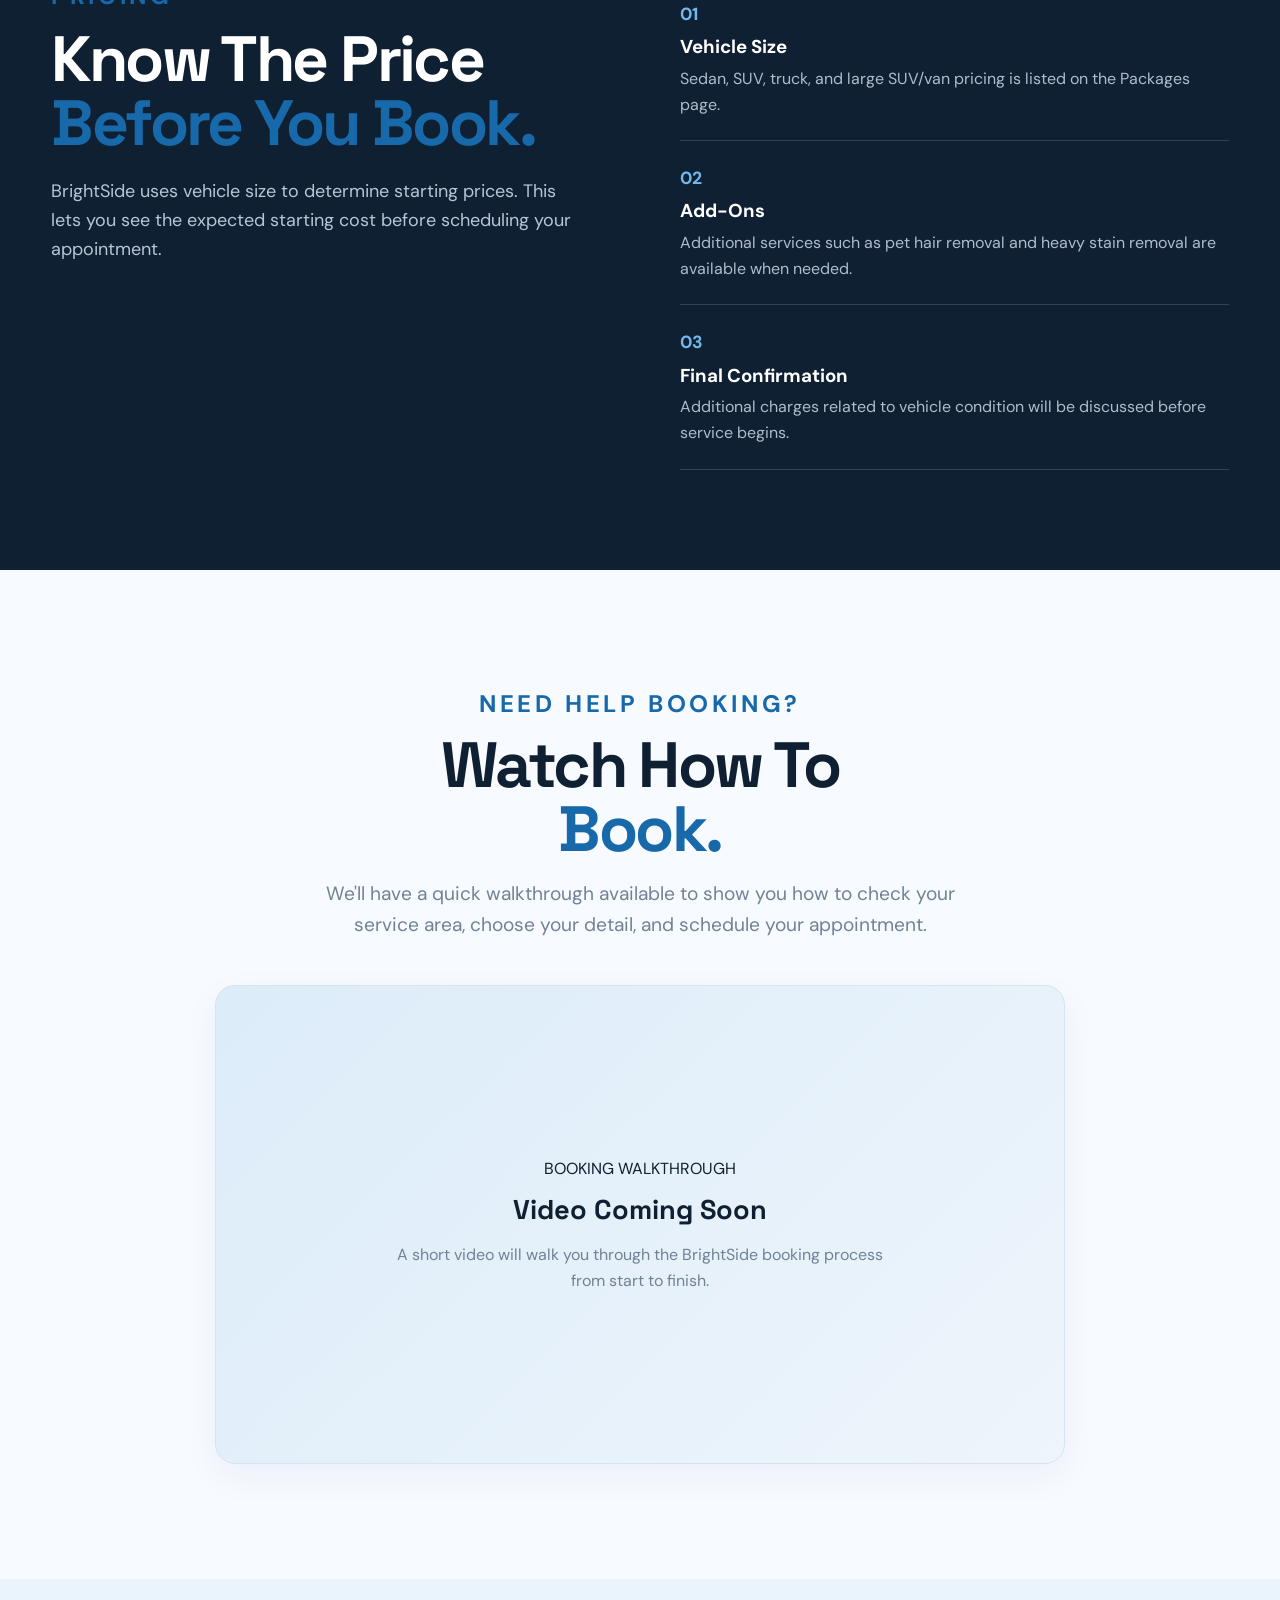
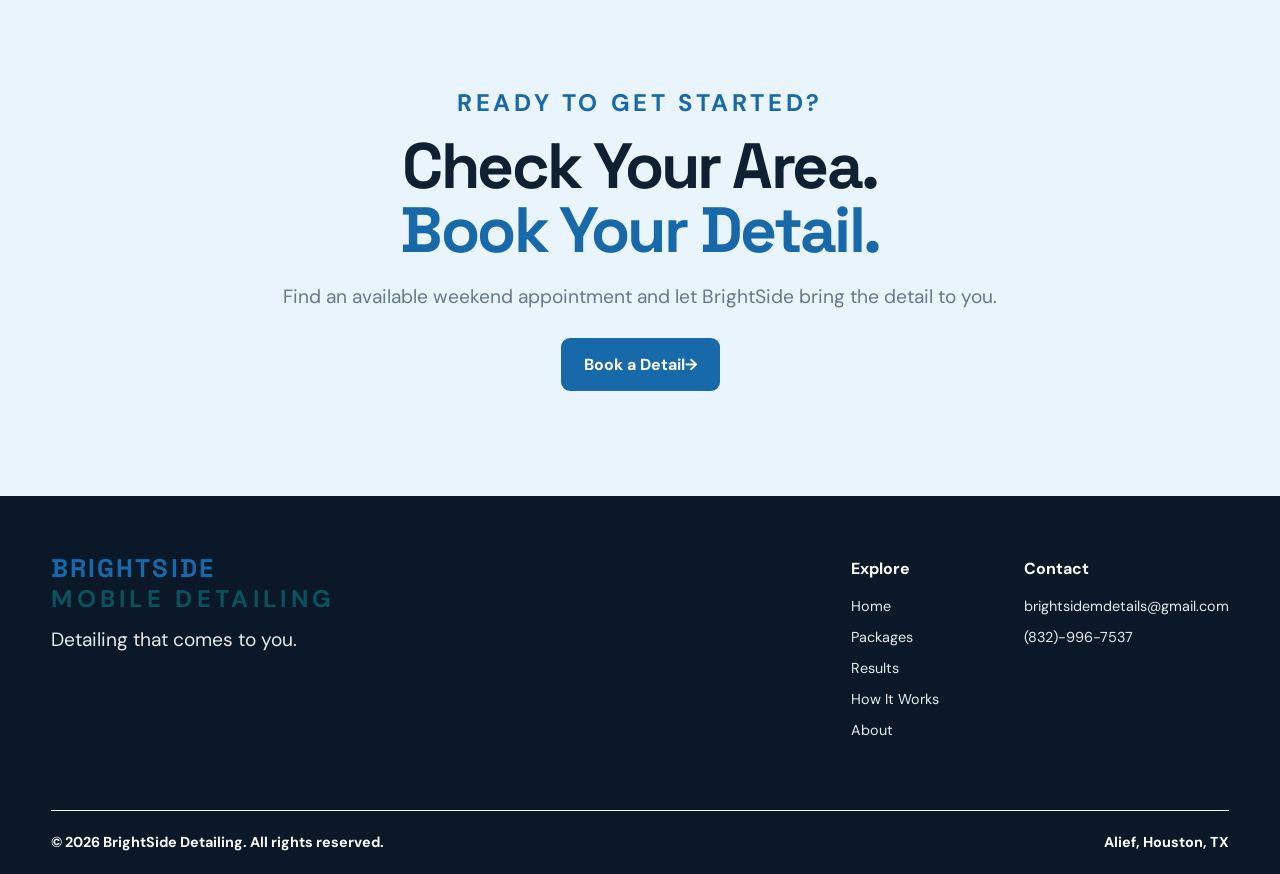
<file: how-it-works/index.html>
<!DOCTYPE html>
<html lang="en">

<head>

    <meta charset="UTF-8">
    <meta
        name="viewport"
        content="width=device-width, initial-scale=1.0"
    >

    <title>How It Works | BrightSide Detailing</title>

    <meta
        name="description"
        content="Learn how BrightSide Detailing's mobile car detailing service works, from checking your service area to booking your weekend appointment."
    >

    <link rel="preconnect" href="https://fonts.googleapis.com">
    <link rel="preconnect" href="https://fonts.gstatic.com" crossorigin>

    <link
        href="https://fonts.googleapis.com/css2?family=DM+Sans:wght@400;500;600;700&family=Space+Grotesk:wght@400;500;600;700&display=swap"
        rel="stylesheet"
    >

    <link
        rel="stylesheet"
        href="../style.css"
    >

</head>

<body>


<!-- ======================================
     NAVIGATION
====================================== -->

<header class="navbar">

    <div class="nav-container">

        <a
            href="../index.html"
            class="logo"
        >
            <span>BRIGHTSIDE HOUSTON</span>
            <small>MOBILE DETAILING</small>
        </a>


        <nav class="nav-links">

            <a href="../index.html">
                Home
            </a>

            <a href="../packages/">
                Packages
            </a>

            <a href="../results/">
                Results
            </a>

            <a href="index.html">
                How It Works
            </a>

            <a href="../about/">
                About
            </a>

        </nav>


        <a
            href="../booking/"
            class="nav-button"
        >
            Book Now
        </a>


        <button
            class="menu-button"
            id="menuButton"
            type="button"
            aria-label="Open navigation menu"
        >
            ☰
        </button>

    </div>

</header>



<!-- ======================================
     PAGE HERO
====================================== -->

<section class="booking-hero">

    <div class="booking-hero-content">

        <p class="eyebrow">
            SIMPLE • CONVENIENT • MOBILE
        </p>

        <h1>
            How It
            <span>Works.</span>
        </h1>

        <p>
            From checking your service area to getting
            your vehicle detailed, the process is simple.
            Here's what to expect when you book with
            BrightSide.
        </p>

    </div>

</section>



<main>


<!-- ======================================
     HOW IT WORKS
====================================== -->

<section class="packages-preview">

    <div class="section-heading">

        <p class="eyebrow">
            THE PROCESS
        </p>

        <h2>
            Three Steps.
            <span>That's It.</span>
        </h2>

        <p>
            We've kept the booking process straightforward
            so you can spend less time figuring things out
            and more time enjoying a clean vehicle.
        </p>

    </div>


    <div class="package-grid">


        <!-- ==================================
             STEP 01
        ================================== -->

        <article class="package-card">

            <div class="package-top">

                <p class="package-label">
                    STEP 01
                </p>

                <h3>
                    Check Your Service Area
                </h3>

            </div>


            <p style="color: #647487; margin-bottom: 24px;">
                Enter your service address on our booking
                page to make sure your location is within
                BrightSide's service area.
            </p>


            <ul>

                <li>
                    Enter your address
                </li>

                <li>
                    Select your address from the suggestions
                </li>

                <li>
                    View your location on the map
                </li>

                <li>
                    Confirm you're within our service area
                </li>

            </ul>


            <p
                style="
                    color: #1769aa;
                    font-weight: 700;
                    font-size: 0.85rem;
                    margin-top: 24px;
                "
            >
                Serving Alief and surrounding Houston
                communities within approximately 20 miles
                of the Alief Neighborhood Center.
            </p>

        </article>



        <!-- ==================================
             STEP 02
        ================================== -->

        <article class="package-card">

            <div class="package-top">

                <p class="package-label">
                    STEP 02
                </p>

                <h3>
                    Choose Your Detail
                </h3>

            </div>


            <p style="color: #647487; margin-bottom: 24px;">
                Choose the service that fits what your
                vehicle needs. Pricing depends on the
                size of your vehicle.
            </p>


            <ul>

                <li>
                    Exterior Detail starting at $75
                </li>

                <li>
                    Interior Detail starting at $100
                </li>

                <li>
                    Full Detail starting at $150
                </li>

                <li>
                    Optional add-ons available
                </li>

            </ul>


            <a
                href="../packages/"
                class="card-link"
                style="
                    display: inline-block;
                    margin-top: 25px;
                "
            >
                View Packages →
            </a>

        </article>



        <!-- ==================================
             STEP 03
        ================================== -->

        <article class="package-card featured">

            <div class="popular">
                FINAL STEP
            </div>


            <div class="package-top">

                <p class="package-label">
                    STEP 03
                </p>

                <h3>
                    Book Your Appointment
                </h3>

            </div>


            <p style="color: #647487; margin-bottom: 24px;">
                Once your service area is confirmed, you'll
                continue to Cal.com to select an available
                weekend appointment.
            </p>


            <ul>

                <li>
                    Choose an available date
                </li>

                <li>
                    Select an available time
                </li>

                <li>
                    Complete your booking information
                </li>

                <li>
                    Receive your appointment confirmation
                </li>

            </ul>


            <a
                href="../booking/"
                class="card-link"
                style="
                    display: inline-block;
                    margin-top: 25px;
                "
            >
                Start Booking →
            </a>

        </article>

    </div>

</section>



<!-- ======================================
     WHAT TO EXPECT
====================================== -->

<section class="mobile-section">

    <div class="mobile-text">

        <p class="eyebrow">
            YOUR APPOINTMENT
        </p>

        <h2>
            We Come To
            <span>You.</span>
        </h2>

        <p>
            BrightSide is a mobile detailing service,
            meaning you don't have to drive to a shop
            and wait around for your vehicle to be
            finished.
        </p>

    </div>


    <div class="mobile-info">


        <!-- ==================================
             BEFORE
        ================================== -->

        <div>

            <span>
                01
            </span>

            <h3>
                Before We Arrive
            </h3>

            <p>
                Complete your booking and make sure
                your vehicle is accessible at the
                scheduled location.
            </p>

        </div>


        <!-- ==================================
             DURING
        ================================== -->

        <div>

            <span>
                02
            </span>

            <h3>
                During Your Detail
            </h3>

            <p>
                We'll work through the services included
                in your selected package and give your
                vehicle the attention it needs.
            </p>

        </div>


        <!-- ==================================
             AFTER
        ================================== -->

        <div>

            <span>
                03
            </span>

            <h3>
                When We're Done
            </h3>

            <p>
                Your vehicle will be ready for you to
                inspect once the detail is complete.
            </p>

        </div>

    </div>

</section>



<!-- ======================================
     BEFORE YOUR APPOINTMENT
====================================== -->

<section class="packages-preview">

    <div class="section-heading">

        <p class="eyebrow">
            BEFORE YOUR APPOINTMENT
        </p>

        <h2>
            A Little Preparation
            <span>Goes A Long Way.</span>
        </h2>

        <p>
            A few simple things can help your appointment
            go smoothly and give us more time to focus
            on your vehicle.
        </p>

    </div>


    <div class="package-grid">


        <!-- ==================================
             ACCESS
        ================================== -->

        <article class="package-card">

            <div class="package-top">

                <p class="package-label">
                    ACCESS
                </p>

                <h3>
                    Make Your Vehicle Accessible
                </h3>

            </div>


            <p style="color: #647487;">
                Make sure the vehicle is accessible when
                we arrive. This helps us get started on
                time and move through the service efficiently.
            </p>

        </article>



        <!-- ==================================
             PERSONAL ITEMS
        ================================== -->

        <article class="package-card">

            <div class="package-top">

                <p class="package-label">
                    PERSONAL ITEMS
                </p>

                <h3>
                    Remove Important Belongings
                </h3>

            </div>


            <p style="color: #647487;">
                Please remove valuable or important
                personal belongings from your vehicle
                before the appointment.
            </p>

        </article>



        <!-- ==================================
             CONDITION
        ================================== -->

        <article class="package-card">

            <div class="package-top">

                <p class="package-label">
                    VEHICLE CONDITION
                </p>

                <h3>
                    Let Us Know About Extra Needs
                </h3>

            </div>


            <p style="color: #647487;">
                Heavy staining, excessive pet hair, or
                unusually dirty vehicles may require
                additional work. Any additional charge
                will be discussed before service begins.
            </p>

        </article>

    </div>

</section>



<!-- ======================================
     PRICING INFORMATION
====================================== -->

<section class="mobile-section">

    <div class="mobile-text">

        <p class="eyebrow">
            PRICING
        </p>

        <h2>
            Know The Price
            <span>Before You Book.</span>
        </h2>

        <p>
            BrightSide uses vehicle size to determine
            starting prices. This lets you see the
            expected starting cost before scheduling
            your appointment.
        </p>

    </div>


    <div class="mobile-info">


        <div>

            <span>
                01
            </span>

            <h3>
                Vehicle Size
            </h3>

            <p>
                Sedan, SUV, truck, and large SUV/van
                pricing is listed on the Packages page.
            </p>

        </div>


        <div>

            <span>
                02
            </span>

            <h3>
                Add-Ons
            </h3>

            <p>
                Additional services such as pet hair
                removal and heavy stain removal are
                available when needed.
            </p>

        </div>


        <div>

            <span>
                03
            </span>

            <h3>
                Final Confirmation
            </h3>

            <p>
                Additional charges related to vehicle
                condition will be discussed before
                service begins.
            </p>

        </div>

    </div>

</section>



<!-- ======================================
     YOUTUBE / BOOKING WALKTHROUGH
====================================== -->

<section class="packages-preview">

    <div class="section-heading">

        <p class="eyebrow">
            NEED HELP BOOKING?
        </p>

        <h2>
            Watch How To
            <span>Book.</span>
        </h2>

        <p>
            We'll have a quick walkthrough available
            to show you how to check your service area,
            choose your detail, and schedule your
            appointment.
        </p>

    </div>


    <div
        style="
            width: min(850px, 92%);
            margin: 45px auto 0;
        "
    >

        <div
            style="
                aspect-ratio: 16 / 9;
                background: linear-gradient(
                    135deg,
                    #dcecf9,
                    #eef5fb
                );
                border: 1px solid #d5e4f0;
                border-radius: 20px;
                display: flex;
                align-items: center;
                justify-content: center;
                text-align: center;
                padding: 35px;
                box-shadow: 0 12px 35px rgba(30, 60, 90, 0.05);
            "
        >

            <div>

                <p class="package-label">
                    BOOKING WALKTHROUGH
                </p>

                <h3
                    style="
                        font-family: 'Space Grotesk', sans-serif;
                        font-size: 1.7rem;
                        margin-top: 7px;
                    "
                >
                    Video Coming Soon
                </h3>

                <p
                    style="
                        color: #718296;
                        margin-top: 10px;
                        max-width: 500px;
                    "
                >
                    A short video will walk you through
                    the BrightSide booking process from
                    start to finish.
                </p>

            </div>

        </div>

    </div>

</section>



<!-- ======================================
     FINAL CTA
====================================== -->

<section class="cta">

    <p class="eyebrow">
        READY TO GET STARTED?
    </p>

    <h2>
        Check Your Area.
        <span>Book Your Detail.</span>
    </h2>

    <p>
        Find an available weekend appointment and
        let BrightSide bring the detail to you.
    </p>

    <a
        href="../booking/"
        class="primary-button"
    >
        Book a Detail
        <span>→</span>
    </a>

</section>

</main>



<!-- ======================================
     FOOTER
====================================== -->

<footer>

    <div class="footer-container">

        <div class="footer-brand">

            <a
                href="../index.html"
                class="logo"
            >

                <span>
                    BRIGHTSIDE
                </span>

                <small>
                    MOBILE DETAILING
                </small>

            </a>

            <p>
                Detailing that comes to you.
            </p>

        </div>


        <div class="footer-links">

            <div>

                <h4>
                    Explore
                </h4>

                <a href="../index.html">
                    Home
                </a>

                <a href="../packages/">
                    Packages
                </a>

                <a href="../results/">
                    Results
                </a>

                <a href="index.html">
                    How It Works
                </a>

                <a href="../about/">
                    About
                </a>

            </div>


            <div>

                <h4>
                    Contact
                </h4>

                <a href="mailto:brightsidemdetails@gmail.com">
                    brightsidemdetails@gmail.com
                </a>

                <a href="tel:8329967537">
                    (832)-996-7537
                </a>

            </div>

        </div>

    </div>


    <div class="footer-bottom">

        <p>
            © 2026 BrightSide Detailing.
            All rights reserved.
        </p>

        <p>
            Alief, Houston, TX
        </p>

    </div>

</footer>



<script src="../script.js"></script>

</body>

</html>
</file>
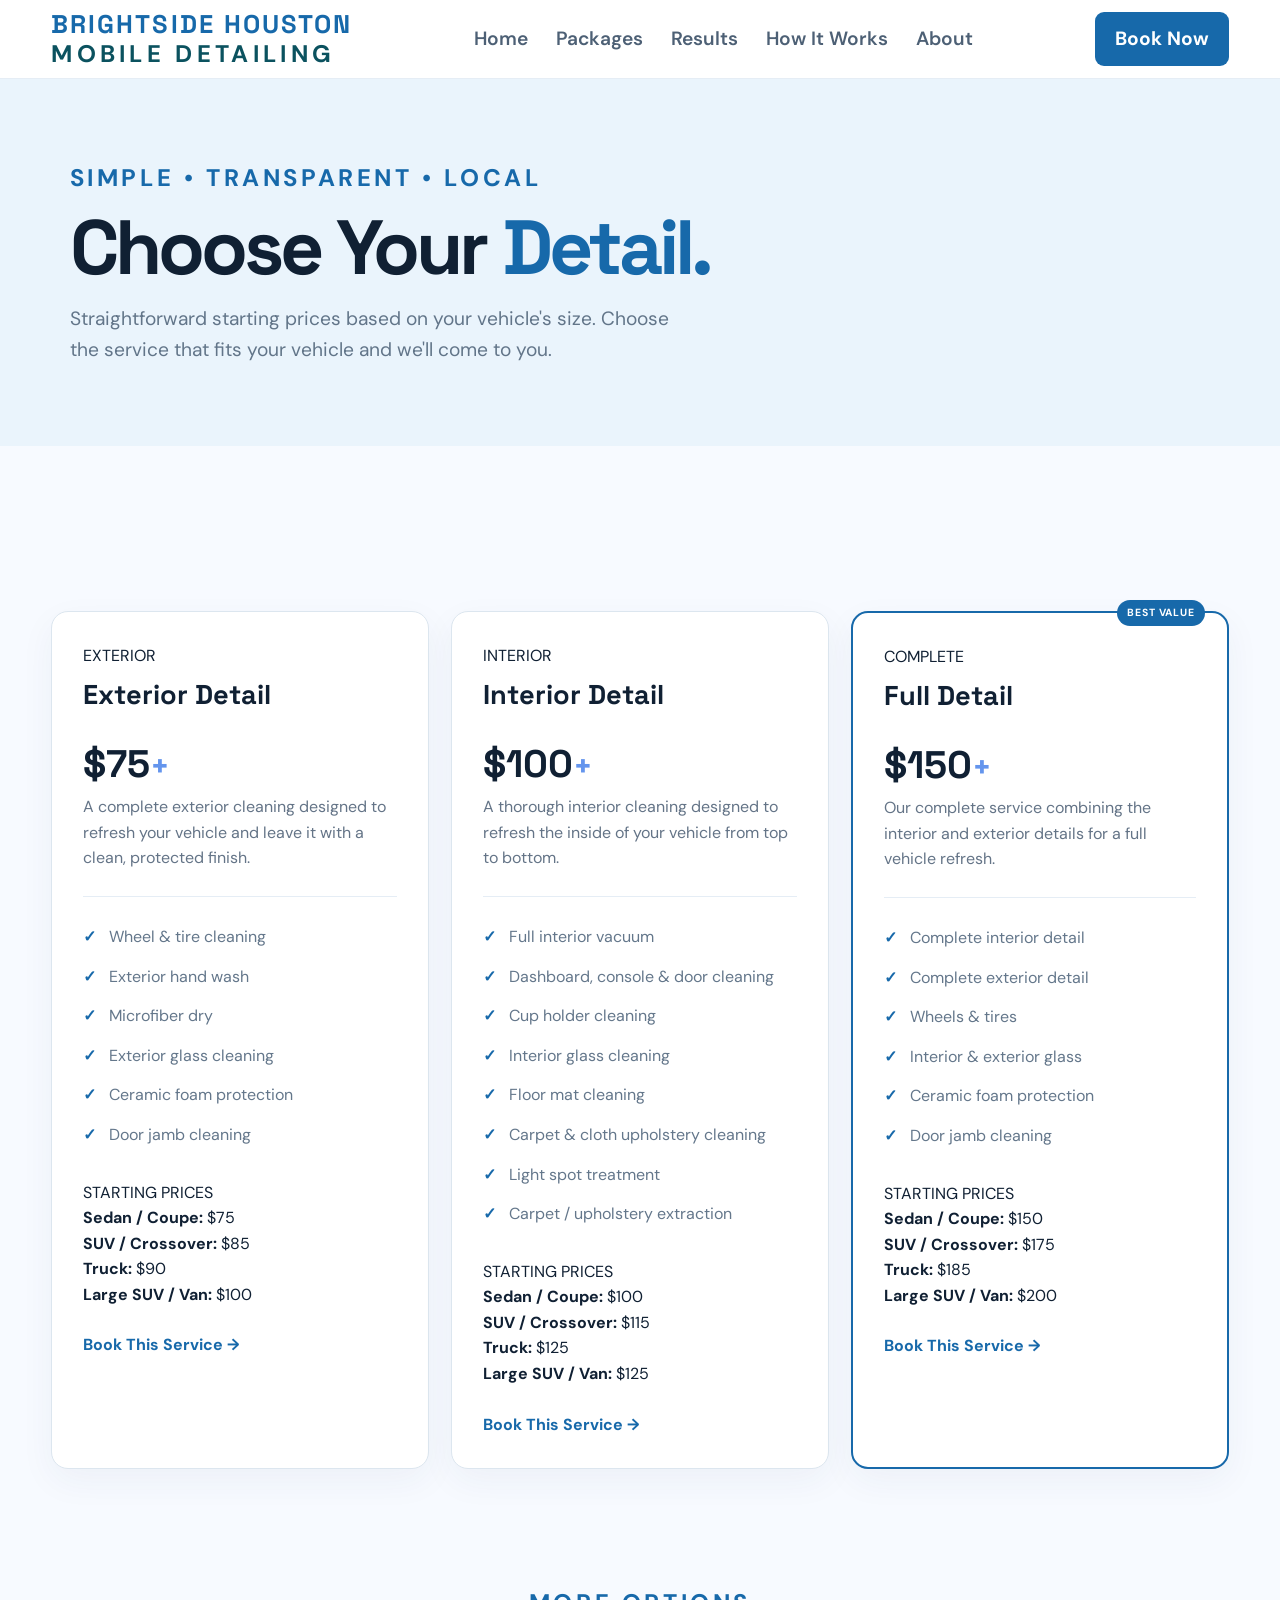
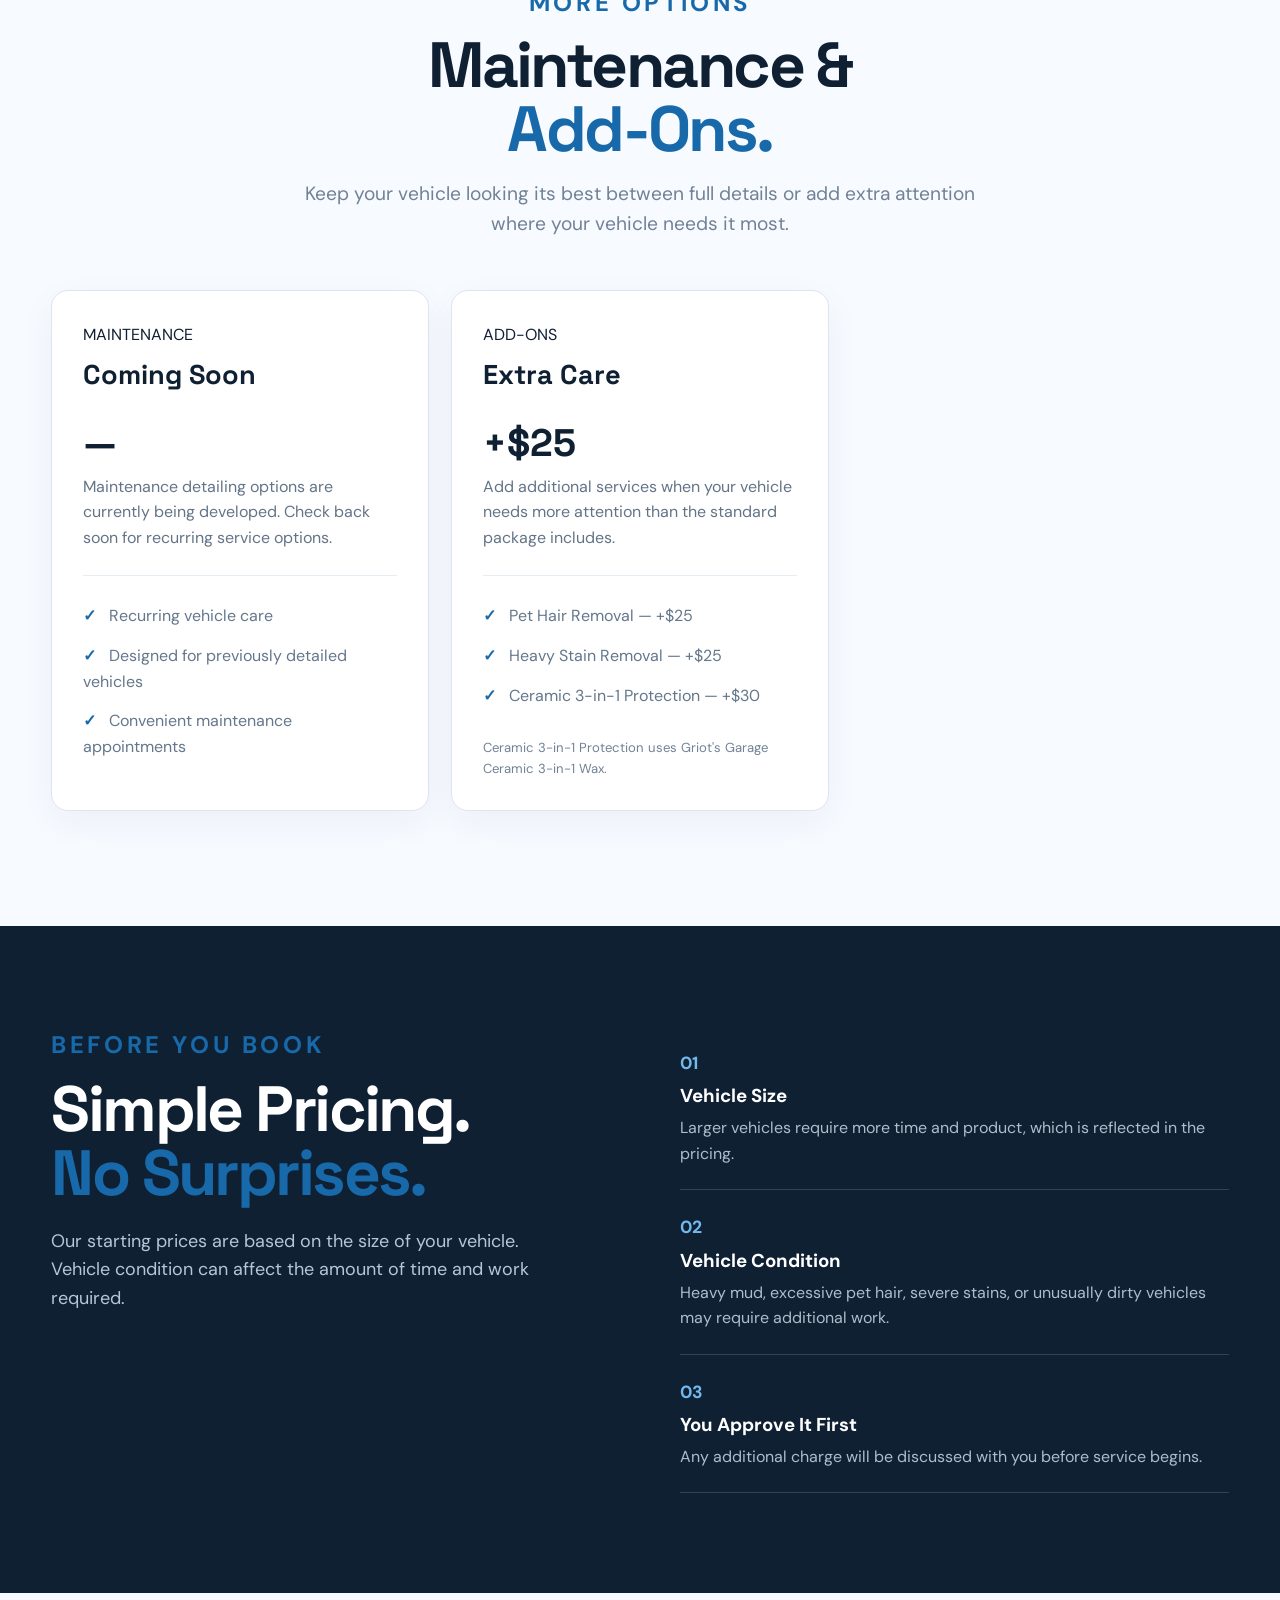
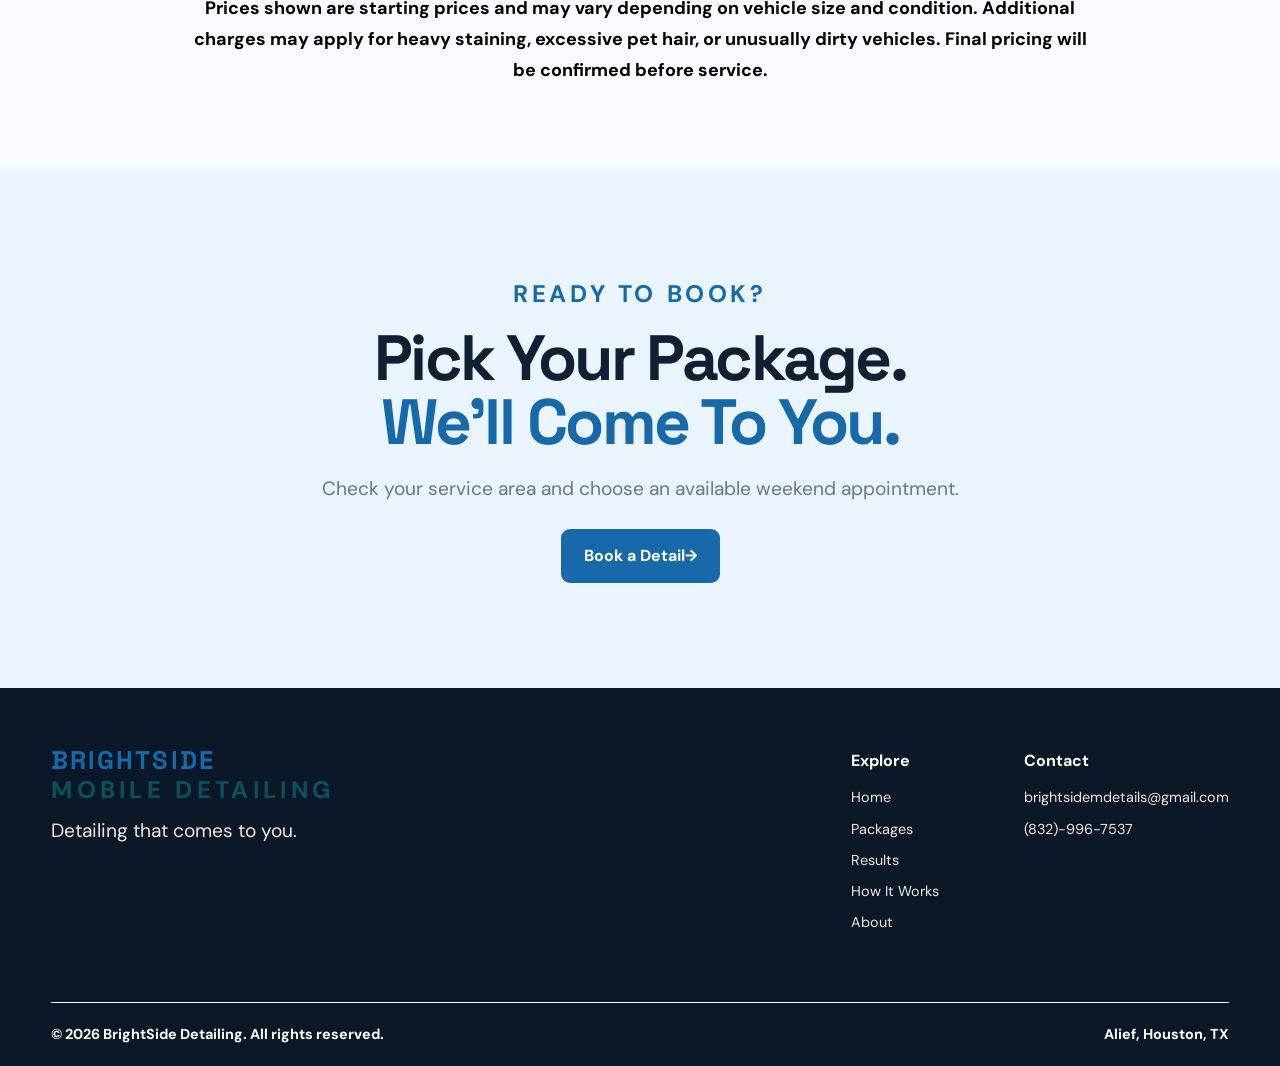
<file: packages/index.html>
<!DOCTYPE html>
<html lang="en">

<head>

    <meta charset="UTF-8">
    <meta name="viewport" content="width=device-width, initial-scale=1.0">

    <title>Packages | BrightSide Detailing</title>

    <meta
        name="description"
        content="View BrightSide Detailing's mobile car detailing packages and pricing for Alief and surrounding Houston areas."
    >

    <link rel="preconnect" href="https://fonts.googleapis.com">
    <link rel="preconnect" href="https://fonts.gstatic.com" crossorigin>

    <link
        href="https://fonts.googleapis.com/css2?family=DM+Sans:wght@400;500;600;700&family=Space+Grotesk:wght@400;500;600;700&display=swap"
        rel="stylesheet"
    >

    <link rel="stylesheet" href="../style.css">

</head>

<body>


<!-- ======================================
     NAVIGATION
====================================== -->

<header class="navbar">

    <div class="nav-container">

        <a href="../index.html" class="logo">
            <span>BRIGHTSIDE HOUSTON</span>
            <small>MOBILE DETAILING</small>
        </a>


        <nav class="nav-links">

            <a href="../index.html">
                Home
            </a>

            <a href="index.html">
                Packages
            </a>

            <a href="../results/">
                Results
            </a>

            <a href="../how-it-works/">
                How It Works
            </a>

            <a href="../about/">
                About
            </a>

        </nav>


        <a
            href="../booking/"
            class="nav-button"
        >
            Book Now
        </a>


        <button
            class="menu-button"
            id="menuButton"
            type="button"
            aria-label="Open navigation menu"
        >
            ☰
        </button>

    </div>

</header>



<!-- ======================================
     PAGE HERO
====================================== -->

<section class="booking-hero">

    <div class="booking-hero-content">

        <p class="eyebrow">
            SIMPLE • TRANSPARENT • LOCAL
        </p>

        <h1>
            Choose Your
            <span>Detail.</span>
        </h1>

        <p>
            Straightforward starting prices based on
            your vehicle's size. Choose the service
            that fits your vehicle and we'll come to you.
        </p>

    </div>

</section>



<!-- ======================================
     PACKAGES
====================================== -->

<main>

    <section class="packages-preview">

        <div class="package-grid">


            <!-- ==================================
                 EXTERIOR DETAIL
            ================================== -->

            <article class="package-card">

                <div class="package-top">

                    <p class="package-label">
                        EXTERIOR
                    </p>

                    <h3>
                        Exterior Detail
                    </h3>

                    <p class="price">
                        $75<span>+</span>
                    </p>

                </div>


                <p style="color: #647487; margin-bottom: 24px;">
                    A complete exterior cleaning designed
                    to refresh your vehicle and leave it
                    with a clean, protected finish.
                </p>


                <ul>

                    <li>
                        Wheel & tire cleaning
                    </li>

                    <li>
                        Exterior hand wash
                    </li>

                    <li>
                        Microfiber dry
                    </li>

                    <li>
                        Exterior glass cleaning
                    </li>

                    <li>
                        Ceramic foam protection
                    </li>

                    <li>
                        Door jamb cleaning
                    </li>

                </ul>


                <div style="margin-top: 25px;">

                    <p class="package-label">
                        STARTING PRICES
                    </p>

                    <p style="color: #102033;">
                        <strong>Sedan / Coupe:</strong> $75
                    </p>

                    <p style="color: #102033;">
                        <strong>SUV / Crossover:</strong> $85
                    </p>

                    <p style="color: #102033;">
                        <strong>Truck:</strong> $90
                    </p>

                    <p style="color: #102033;">
                        <strong>Large SUV / Van:</strong> $100
                    </p>

                </div>


                <a
                    href="../booking/?service=express"
                    class="card-link"
                    style="display: inline-block; margin-top: 25px;"
                >
                    Book This Service →
                </a>

            </article>



            <!-- ==================================
                 INTERIOR DETAIL
            ================================== -->

            <article class="package-card">

                <div class="package-top">

                    <p class="package-label">
                        INTERIOR
                    </p>

                    <h3>
                        Interior Detail
                    </h3>

                    <p class="price">
                        $100<span>+</span>
                    </p>

                </div>


                <p style="color: #647487; margin-bottom: 24px;">
                    A thorough interior cleaning designed
                    to refresh the inside of your vehicle
                    from top to bottom.
                </p>


                <ul>

                    <li>
                        Full interior vacuum
                    </li>

                    <li>
                        Dashboard, console & door cleaning
                    </li>

                    <li>
                        Cup holder cleaning
                    </li>

                    <li>
                        Interior glass cleaning
                    </li>

                    <li>
                        Floor mat cleaning
                    </li>

                    <li>
                        Carpet & cloth upholstery cleaning
                    </li>

                    <li>
                        Light spot treatment
                    </li>

                    <li>
                        Carpet / upholstery extraction
                    </li>

                </ul>


                <div style="margin-top: 25px;">

                    <p class="package-label">
                        STARTING PRICES
                    </p>

                    <p style="color: #102033;">
                        <strong>Sedan / Coupe:</strong> $100
                    </p>

                    <p style="color: #102033;">
                        <strong>SUV / Crossover:</strong> $115
                    </p>

                    <p style="color: #102033;">
                        <strong>Truck:</strong> $125
                    </p>

                    <p style="color: #102033;">
                        <strong>Large SUV / Van:</strong> $125
                    </p>

                </div>


                <a
                    href="../booking/?service=interior"
                    class="card-link"
                    style="display: inline-block; margin-top: 25px;"
                >
                    Book This Service →
                </a>

            </article>



            <!-- ==================================
                 FULL DETAIL
            ================================== -->

            <article class="package-card featured">

                <div class="popular">
                    BEST VALUE
                </div>


                <div class="package-top">

                    <p class="package-label">
                        COMPLETE
                    </p>

                    <h3>
                        Full Detail
                    </h3>

                    <p class="price">
                        $150<span>+</span>
                    </p>

                </div>


                <p style="color: #647487; margin-bottom: 24px;">
                    Our complete service combining the
                    interior and exterior details for a
                    full vehicle refresh.
                </p>


                <ul>

                    <li>
                        Complete interior detail
                    </li>

                    <li>
                        Complete exterior detail
                    </li>

                    <li>
                        Wheels & tires
                    </li>

                    <li>
                        Interior & exterior glass
                    </li>

                    <li>
                        Ceramic foam protection
                    </li>

                    <li>
                        Door jamb cleaning
                    </li>

                </ul>


                <div style="margin-top: 25px;">

                    <p class="package-label">
                        STARTING PRICES
                    </p>

                    <p style="color: #102033;">
                        <strong>Sedan / Coupe:</strong> $150
                    </p>

                    <p style="color: #102033;">
                        <strong>SUV / Crossover:</strong> $175
                    </p>

                    <p style="color: #102033;">
                        <strong>Truck:</strong> $185
                    </p>

                    <p style="color: #102033;">
                        <strong>Large SUV / Van:</strong> $200
                    </p>

                </div>


                <a
                    href="../booking/?service=full-detail"
                    class="card-link"
                    style="display: inline-block; margin-top: 25px;"
                >
                    Book This Service →
                </a>

            </article>

        </div>

    </section>



<!-- ======================================
     MAINTENANCE & ADD-ONS
====================================== -->

<section class="packages-preview" style="padding-top: 0;">

    <div class="section-heading">

        <p class="eyebrow">
            MORE OPTIONS
        </p>

        <h2>
            Maintenance & <span>Add-Ons.</span>
        </h2>

        <p>
            Keep your vehicle looking its best between
            full details or add extra attention where
            your vehicle needs it most.
        </p>

    </div>


    <div class="package-grid">


        <!-- ==================================
             MAINTENANCE
        ================================== -->

        <article class="package-card">

            <div class="package-top">

                <p class="package-label">
                    MAINTENANCE
                </p>

                <h3>
                    Coming Soon
                </h3>

                <p class="price">
                    —
                </p>

            </div>


            <p style="color: #647487; margin-bottom: 24px;">
                Maintenance detailing options are
                currently being developed. Check back
                soon for recurring service options.
            </p>


            <ul>

                <li>
                    Recurring vehicle care
                </li>

                <li>
                    Designed for previously detailed vehicles
                </li>

                <li>
                    Convenient maintenance appointments
                </li>

            </ul>

        </article>



        <!-- ==================================
             ADD-ONS
        ================================== -->

        <article class="package-card">

            <div class="package-top">

                <p class="package-label">
                    ADD-ONS
                </p>

                <h3>
                    Extra Care
                </h3>

                <p class="price">
                    +$25
                </p>

            </div>


            <p style="color: #647487; margin-bottom: 24px;">
                Add additional services when your vehicle
                needs more attention than the standard
                package includes.
            </p>


            <ul>

                <li>
                    Pet Hair Removal — +$25
                </li>

                <li>
                    Heavy Stain Removal — +$25
                </li>

                <li>
                    Ceramic 3-in-1 Protection — +$30
                </li>

            </ul>


            <p
                style="
                    color: #718296;
                    font-size: 0.82rem;
                    margin-top: 22px;
                "
            >
                Ceramic 3-in-1 Protection uses
                Griot's Garage Ceramic 3-in-1 Wax.
            </p>

        </article>


    </div>

</section>



<!-- ======================================
     PRICING NOTE
====================================== -->

<section class="mobile-section">

    <div class="mobile-text">

        <p class="eyebrow">
            BEFORE YOU BOOK
        </p>

        <h2>
            Simple Pricing.
            <span>No Surprises.</span>
        </h2>

        <p>
            Our starting prices are based on the
            size of your vehicle. Vehicle condition
            can affect the amount of time and work
            required.
        </p>

    </div>


    <div class="mobile-info">

        <div>

            <span>01</span>

            <h3>
                Vehicle Size
            </h3>

            <p>
                Larger vehicles require more time
                and product, which is reflected
                in the pricing.
            </p>

        </div>


        <div>

            <span>02</span>

            <h3>
                Vehicle Condition
            </h3>

            <p>
                Heavy mud, excessive pet hair,
                severe stains, or unusually dirty
                vehicles may require additional work.
            </p>

        </div>


        <div>

            <span>03</span>

            <h3>
                You Approve It First
            </h3>

            <p>
                Any additional charge will be
                discussed with you before service
                begins.
            </p>

        </div>

    </div>

</section>



<!-- ======================================
     PRICING DISCLAIMER
====================================== -->

<section
    style="
        width: min(900px, 92%);
        margin: 0 auto;
        padding: 0 0 85px;
        text-align: center;
    "
>

    <p
        style="
            color: #000000;
            font-size: large;
            font-weight: bold;
            line-height: 1.7;
        "
    >
        Prices shown are starting prices and may vary
        depending on vehicle size and condition.
        Additional charges may apply for heavy staining,
        excessive pet hair, or unusually dirty vehicles.
        Final pricing will be confirmed before service.
    </p>

</section>



<!-- ======================================
     CTA
====================================== -->

<section class="cta">

    <p class="eyebrow">
        READY TO BOOK?
    </p>

    <h2>
        Pick Your Package.
        <span>We'll Come To You.</span>
    </h2>

    <p>
        Check your service area and choose
        an available weekend appointment.
    </p>

    <a
        href="../booking/"
        class="primary-button"
    >
        Book a Detail
        <span>→</span>
    </a>

</section>

</main>



<!-- ======================================
     FOOTER
====================================== -->

<footer>

    <div class="footer-container">

        <div class="footer-brand">

            <a
                href="../index.html"
                class="logo"
            >

                <span>
                    BRIGHTSIDE
                </span>

                <small>
                    MOBILE DETAILING
                </small>

            </a>

            <p>
                Detailing that comes to you.
            </p>

        </div>


        <div class="footer-links">

            <div>

                <h4>
                    Explore
                </h4>

                <a href="../index.html">
                    Home
                </a>

                <a href="index.html">
                    Packages
                </a>

                <a href="../results/">
                    Results
                </a>

                <a href="../how-it-works/">
                    How It Works
                </a>

                <a href="../about/">
                    About
                </a>

            </div>


            <div>

                <h4>
                    Contact
                </h4>

                <a href="mailto:brightsidemdetails@gmail.com">
                    brightsidemdetails@gmail.com
                </a>

                <a href="tel:8329967537">
                    (832)-996-7537
                </a>

            </div>

        </div>

    </div>


    <div class="footer-bottom">

        <p>
            © 2026 BrightSide Detailing.
            All rights reserved.
        </p>

        <p>
            Alief, Houston, TX
        </p>

    </div>

</footer>



<script src="../script.js"></script>

</body>

</html>
</file>
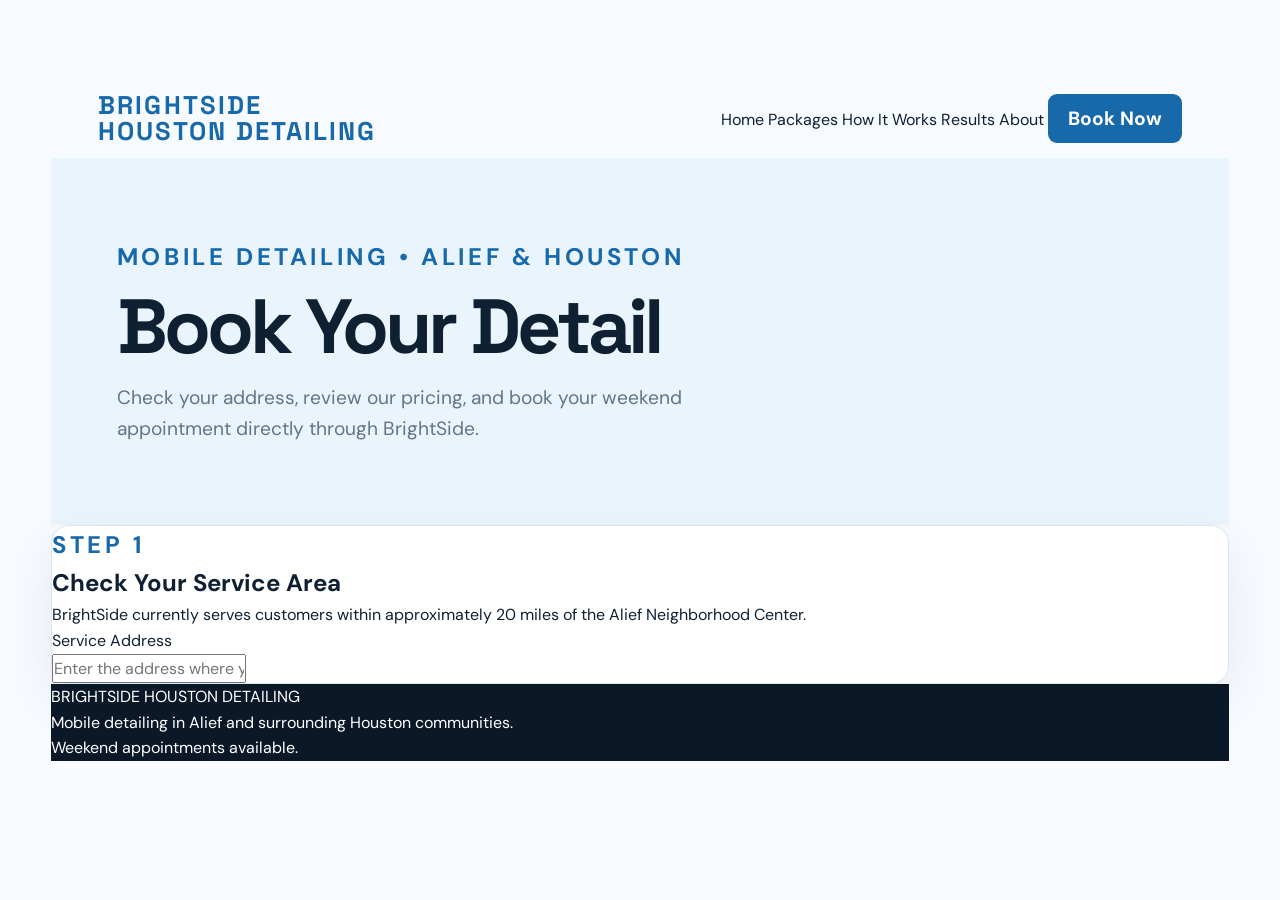
<file: booking/booking.html>
<!DOCTYPE html>
<html lang="en">

<head>

    <meta charset="UTF-8">

    <meta
        name="viewport"
        content="width=device-width, initial-scale=1.0"
    >

    <title>
        Book Your Detail | BrightSide Houston Detailing
    </title>

    <meta
        name="description"
        content="Check your service area, view BrightSide Houston Detailing pricing, and book your mobile detail."
    >

    <!-- =========================================================
         GOOGLE FONTS
         ========================================================= -->

    <link
        rel="preconnect"
        href="https://fonts.googleapis.com"
    >

    <link
        rel="preconnect"
        href="https://fonts.gstatic.com"
        crossorigin
    >

    <link
        href="https://fonts.googleapis.com/css2?family=DM+Sans:wght@400;500;600;700&family=Space+Grotesk:wght@500;600;700&display=swap"
        rel="stylesheet"
    >


    <!-- =========================================================
         SHARED WEBSITE CSS
         ========================================================= -->

    <link
        rel="stylesheet"
        href="../style.css"
    >


    <!-- =========================================================
         MAPBOX
         ========================================================= -->

    <link
        href="https://api.mapbox.com/mapbox-gl-js/v3.14.0/mapbox-gl.css"
        rel="stylesheet"
    >

    <script
        src="https://api.mapbox.com/mapbox-gl-js/v3.14.0/mapbox-gl.js"
        defer
    ></script>


    <!-- =========================================================
         CAL.COM EMBED
         ========================================================= -->

    <script type="text/javascript">

        (function (C, A, L) {

            let p = function (a, ar) {
                a.q.push(ar);
            };

            let d = C.document;

            C.Cal = C.Cal || function () {

                let cal = C.Cal;
                let ar = arguments;

                if (!cal.loaded) {

                    cal.ns = {};
                    cal.q = cal.q || [];

                    d.head.appendChild(
                        d.createElement("script")
                    ).src = A;

                    cal.loaded = true;
                }

                if (ar[0] === L) {

                    const api = function () {
                        p(api, arguments);
                    };

                    const namespace = ar[1];

                    api.q = api.q || [];

                    if (
                        typeof namespace === "string"
                    ) {

                        cal.ns[namespace] =
                            cal.ns[namespace] || api;

                        p(
                            cal.ns[namespace],
                            ar
                        );

                        p(
                            cal,
                            [
                                "initNamespace",
                                namespace
                            ]
                        );

                    } else {

                        p(cal, ar);

                    }

                    return;
                }

                p(cal, ar);

            };

        })(
            window,
            "https://app.cal.com/embed/embed.js",
            "init"
        );


        Cal("init", {
            origin: "https://app.cal.com"
        });

    </script>

</head>


<body class="booking-page">


    <!-- =========================================================
         HEADER
         ========================================================= -->

    <header class="site-header">

        <div class="container nav-container">

            <a
                href="../index.html"
                class="logo"
                aria-label="BrightSide Houston Detailing home"
            >

                <span class="logo-main">
                    BRIGHTSIDE
                </span>

                <span class="logo-sub">
                    HOUSTON DETAILING
                </span>

            </a>


            <nav
                class="main-nav"
                aria-label="Main navigation"
            >

                <a href="../index.html">
                    Home
                </a>

                <a href="../packages/index.html">
                    Packages
                </a>

                <a href="../how-it-works/index.html">
                    How It Works
                </a>

                <a href="../results/index.html">
                    Results
                </a>

                <a href="../about/index.html">
                    About
                </a>

                <a
                    href="./booking.html"
                    class="nav-button active"
                >
                    Book Now
                </a>

            </nav>

        </div>

    </header>



    <!-- =========================================================
         MAIN CONTENT
         ========================================================= -->

    <main>


        <!-- =====================================================
             HERO
             ===================================================== -->

        <section class="booking-hero">

            <div class="container">

                <div class="booking-hero-content">

                    <p class="eyebrow">
                        MOBILE DETAILING • ALIEF & HOUSTON
                    </p>

                    <h1>
                        Book Your Detail
                    </h1>

                    <p class="hero-description">
                        Check your address, review our pricing,
                        and book your weekend appointment directly
                        through BrightSide.
                    </p>

                </div>

            </div>

        </section>



        <!-- =====================================================
             STEP 1 — SERVICE AREA
             ===================================================== -->

        <section class="booking-section">

            <div class="container">

                <div class="booking-card">

                    <div class="booking-card-header">

                        <p class="eyebrow">
                            STEP 1
                        </p>

                        <h2>
                            Check Your Service Area
                        </h2>

                        <p>
                            BrightSide currently serves customers
                            within approximately 20 miles of the
                            Alief Neighborhood Center.
                        </p>

                    </div>


                    <!-- =================================================
                         ADDRESS
                         ================================================= -->

                    <div class="form-group">

                        <label for="address">
                            Service Address
                        </label>

                        <div class="address-input-wrapper">

                            <input
                                type="text"
                                id="address"
                                name="address"
                                placeholder="Enter the address where your vehicle is located"
                                autocomplete="off"
                            >

                            <div
                                id="address-suggestions"
                                class="address-suggestions"
                            ></div>

                        </div>

                    </div>


                    <!-- =================================================
                         SERVICE STATUS
                         ================================================= -->

                    <div
                        id="service-status"
                        class="service-status"
                        aria-live="polite"
                    >

                        <div class="status-icon">
                            ?
                        </div>

                        <div class="status-content">

                            <strong>
                                Enter your address
                            </strong>

                            <p>
                                We'll check whether your location
                                is within our 20-mile service area.
                            </p>

                        </div>

                    </div>


                    <!-- =================================================
                         MAP
                         ================================================= -->

                    <div
                        id="map"
                        class="booking-map"
                        aria-label="BrightSide service area map"
                    ></div>


                    <!-- =================================================
                         DISTANCE
                         ================================================= -->

                    <div
                        id="distance-information"
                        class="distance-information"
                        hidden
                    >

                        <span>
                            Distance from service-area center
                        </span>

                        <strong id="distance-from-alief">
                            —
                        </strong>

                    </div>


                    <!-- =================================================
                         HIDDEN STATUS
                         ================================================= -->

                    <input
                        type="hidden"
                        id="service-area-status"
                        value="unchecked"
                    >

                </div>

            </div>

        </section>



        <!-- =====================================================
             STEP 2 — PRICING
             Hidden until address is eligible
             ===================================================== -->

        <section
            id="pricing-section"
            class="pricing-section booking-pricing-section"
            hidden
        >

            <div class="container">

                <div class="pricing-section-header">

                    <p class="eyebrow">
                        STEP 2
                    </p>

                    <h2>
                        Our Pricing
                    </h2>

                    <p>
                        Review the starting prices for your vehicle
                        before continuing to your booking.
                    </p>

                </div>


                <!-- =================================================
                     EXTERIOR DETAIL
                     ================================================= -->

                <article class="booking-price-card">

                    <div class="booking-price-card-header">

                        <div>

                            <p class="price-card-label">
                                EXTERIOR DETAIL
                            </p>

                            <h3>
                                Exterior Detail
                            </h3>

                        </div>

                    </div>


                    <div class="booking-price-list">

                        <div>
                            <span>
                                Sedan/Coupe
                            </span>

                            <strong>
                                $75
                            </strong>
                        </div>

                        <div>
                            <span>
                                SUV/Crossover
                            </span>

                            <strong>
                                $85
                            </strong>
                        </div>

                        <div>
                            <span>
                                Truck
                            </span>

                            <strong>
                                $90
                            </strong>
                        </div>

                        <div>
                            <span>
                                Large SUV/Van
                            </span>

                            <strong>
                                $100
                            </strong>
                        </div>

                    </div>


                    <ul class="booking-service-features">

                        <li>
                            Wheel & tire cleaning
                        </li>

                        <li>
                            Exterior hand wash
                        </li>

                        <li>
                            Microfiber dry
                        </li>

                        <li>
                            Exterior glass cleaning
                        </li>

                        <li>
                            Ceramic foam protection
                        </li>

                        <li>
                            Door jamb cleaning
                        </li>

                    </ul>

                </article>



                <!-- =================================================
                     INTERIOR DETAIL
                     ================================================= -->

                <article class="booking-price-card">

                    <div class="booking-price-card-header">

                        <div>

                            <p class="price-card-label">
                                INTERIOR DETAIL
                            </p>

                            <h3>
                                Interior Detail
                            </h3>

                        </div>

                    </div>


                    <div class="booking-price-list">

                        <div>
                            <span>
                                Sedan/Coupe
                            </span>

                            <strong>
                                $100
                            </strong>
                        </div>

                        <div>
                            <span>
                                SUV/Crossover
                            </span>

                            <strong>
                                $115
                            </strong>
                        </div>

                        <div>
                            <span>
                                Truck
                            </span>

                            <strong>
                                $125
                            </strong>
                        </div>

                        <div>
                            <span>
                                Large SUV/Van
                            </span>

                            <strong>
                                $125
                            </strong>
                        </div>

                    </div>


                    <ul class="booking-service-features">

                        <li>
                            Full interior vacuum
                        </li>

                        <li>
                            Dashboard, console & door cleaning
                        </li>

                        <li>
                            Cup holder cleaning
                        </li>

                        <li>
                            Interior glass cleaning
                        </li>

                        <li>
                            Floor mat cleaning
                        </li>

                        <li>
                            Carpet & cloth upholstery cleaning
                        </li>

                        <li>
                            Light spot treatment
                        </li>

                        <li>
                            Carpet/upholstery extraction
                        </li>

                    </ul>

                </article>



                <!-- =================================================
                     FULL DETAIL
                     ================================================= -->

                <article class="booking-price-card booking-price-card-featured">

                    <div class="booking-price-card-header">

                        <div>

                            <p class="price-card-label">
                                FULL DETAIL
                            </p>

                            <h3>
                                Full Detail
                            </h3>

                        </div>

                    </div>


                    <div class="booking-price-list">

                        <div>
                            <span>
                                Sedan/Coupe
                            </span>

                            <strong>
                                $150
                            </strong>
                        </div>

                        <div>
                            <span>
                                SUV/Crossover
                            </span>

                            <strong>
                                $175
                            </strong>
                        </div>

                        <div>
                            <span>
                                Truck
                            </span>

                            <strong>
                                $185
                            </strong>
                        </div>

                        <div>
                            <span>
                                Large SUV/Van
                            </span>

                            <strong>
                                $200
                            </strong>
                        </div>

                    </div>


                    <ul class="booking-service-features">

                        <li>
                            Complete interior and exterior detail
                        </li>

                    </ul>

                </article>



                <!-- =================================================
                     MAINTENANCE — COMING SOON
                     ================================================= -->

                <article class="maintenance-coming-soon">

                    <div>

                        <p class="price-card-label">
                            MAINTENANCE
                        </p>

                        <h3>
                            Maintenance Pricing
                        </h3>

                        <p>
                            Coming soon. We're working on
                            maintenance detail options for
                            returning customers.
                        </p>

                    </div>

                    <span class="coming-soon-badge">
                        COMING SOON
                    </span>

                </article>



                <!-- =================================================
                     ADD-ONS
                     ================================================= -->

                <div class="booking-addons">

                    <div class="booking-addons-header">

                        <p class="price-card-label">
                            OPTIONAL ADD-ONS
                        </p>

                        <h3>
                            Add-Ons
                        </h3>

                    </div>


                    <div class="booking-addon-list">

                        <div class="booking-addon">

                            <span>
                                Pet Hair Removal
                            </span>

                            <strong>
                                +$25
                            </strong>

                        </div>


                        <div class="booking-addon">

                            <span>
                                Heavy Stain Removal
                            </span>

                            <strong>
                                +$25
                            </strong>

                        </div>


                        <div class="booking-addon">

                            <span>
                                Ceramic 3-in-1 Protection
                                <small>
                                    Griot's Garage
                                </small>
                            </span>

                            <strong>
                                +$30
                            </strong>

                        </div>

                    </div>

                </div>



                <!-- =================================================
                     PRICING NOTE
                     ================================================= -->

                <div class="pricing-note">

                    <strong>
                        Pricing Note
                    </strong>

                    <p>
                        Prices are starting prices and may vary
                        depending on vehicle size and condition.
                        Additional charges may apply for heavy
                        staining, excessive pet hair, or unusually
                        dirty vehicles. Final pricing will be
                        confirmed before service.
                    </p>

                </div>

            </div>

        </section>



        <!-- =====================================================
             STEP 3 — CAL.COM
             ===================================================== -->

        <section
            id="cal-booking-section"
            class="cal-booking-section"
            hidden
        >

            <div class="container">

                <div class="cal-booking-wrapper">

                    <div class="cal-booking-header">

                        <p class="eyebrow">
                            STEP 3
                        </p>

                        <h2>
                            Choose Your Appointment
                        </h2>

                        <p>
                            Complete your booking below through
                            Cal.com. Select your service, vehicle,
                            add-ons, and available weekend
                            appointment.
                        </p>

                    </div>


                    <!-- =================================================
                         CAL.COM EMBED
                         ================================================= -->

                    <div
                        id="cal-booking"
                        class="cal-booking"
                    >

                        <div class="cal-loading">

                            Loading booking options...

                        </div>

                    </div>

                </div>

            </div>

        </section>

    </main>



    <!-- =========================================================
         FOOTER
         ========================================================= -->

    <footer class="site-footer">

        <div class="container footer-content">

            <div class="footer-brand">

                <span class="logo-main">
                    BRIGHTSIDE
                </span>

                <span class="logo-sub">
                    HOUSTON DETAILING
                </span>

            </div>

            <p>
                Mobile detailing in Alief and surrounding
                Houston communities.
            </p>

            <p class="footer-contact">
                Weekend appointments available.
            </p>

        </div>

    </footer>



    <!-- =========================================================
         JAVASCRIPT
         ========================================================= -->

    <script src="../script.js"></script>

    <script src="./booking.js"></script>

</body>

</html>
</file>
<file: style.css>
/* =========================================
   BRIGHTSIDE DETAILING
   SHARED WEBSITE STYLES
========================================= */

* {
    box-sizing: border-box;
    margin: 0;
    padding: 0;
}

html {
    scroll-behavior: smooth;
}

body {
    font-family: "DM Sans", sans-serif;
    color: #102033;
    background: #f7faff;
    line-height: 1.6;
}

a {
    text-decoration: none;
    color: inherit;
}

button,
input,
select,
textarea {
    font: inherit;
}

img {
    max-width: 100%;
    display: block;
}


/* =========================================
   NAVIGATION
========================================= */

.navbar {
    width: 100%;
    background: rgba(255, 255, 255, 0.96);
    border-bottom: 1px solid #e5edf5;
    position: relative;
    z-index: 100;
}

.nav-container {
    width: min(1180px, 92%);
    margin: auto;
    min-height: 78px;

    display: flex;
    align-items: center;
    justify-content: space-between;
    gap: 30px;
}

.logo {
    display: flex;
    flex-direction: column;
    line-height: 1;
    flex-shrink: 0;
}

.logo span {
   color: #1769aa;
    font-family: "Space Grotesk", sans-serif;
    font-size: 1.6rem;
    font-weight: 700;
    letter-spacing: 0.08em;
}

.logo small {
    margin-top: 5px;
    font-size: 1.5rem;
    letter-spacing: 0.18em;
   font-weight: bold;
    color: #0b525f;
}

.nav-links {
    display: flex;
    align-items: center;
    gap: 28px;
}

.nav-links a {
    font-size: 1.2rem;
    font-weight: 600;
    color: #4d6075;
    transition: 0.2s ease;
}

.nav-links a:hover {
    color: #1769aa;
}

.nav-button {
    padding: 12px 20px;
    background: #1769aa;
    color: white;
    border-radius: 9px;
    font-weight: 700;
    font-size: 1.2rem;
    transition: 0.2s ease;
}

.nav-button:hover {
    background: #0f548b;
    transform: translateY(-1px);
}

.menu-button {
    display: none;
    border: 0;
    background: transparent;
    font-size: 1.5rem;
    cursor: pointer;
}


/* =========================================
   GENERAL
========================================= */

.eyebrow {
    color: #1769aa;
    font-size: 1.5rem;
    font-weight: 700;
    letter-spacing: 0.15em;
    text-transform: uppercase;
}

.primary-button,
.secondary-button {
    display: inline-flex;
    align-items: center;
    justify-content: center;
    padding: 14px 23px;
    border-radius: 9px;
    font-weight: 700;
    transition: 0.2s ease;
}

.primary-button {
    background: #1769aa;
    color: white;
}

.primary-button:hover {
    background: #0f548b;
    transform: translateY(-2px);
}

.secondary-button {
    border: 1px solid #cbd9e7;
    background: white;
    color: #17324d;
}

.secondary-button:hover {
    border-color: #1769aa;
    color: #1769aa;
    transform: translateY(-2px);
}


/* =========================================
   HOMEPAGE HERO
========================================= */

.hero {
    width: min(1180px, 92%);
    margin: auto;
    min-height: 610px;

    display: grid;
    grid-template-columns: 1fr 1fr;
    align-items: center;
    gap: 70px;
    padding: 75px 0;
}

.hero-content {
    max-width: 590px;
}

.hero h1 {
    margin-top: 16px;
    font-family: "Space Grotesk", sans-serif;
    font-size: clamp(3rem, 6vw, 5.3rem);
    line-height: 0.98;
    letter-spacing: -0.05em;
    color: #102033;
}

.hero h1 span,
.mobile-text h2 span,
.section-heading h2 span,
.cta h2 span {
    color: #1769aa;
    display: block;
}

.hero-text {
    max-width: 520px;
    margin-top: 25px;
    color: #627589;
    font-size: 1.2rem;
}

.hero-buttons {
    display: flex;
    gap: 13px;
    margin-top: 32px;
    flex-wrap: wrap;
}

.hero-image {
    min-height: 430px;
}

.image-logo {
    width: 100%;
    height: 430px;
    border-radius: 22px;
    background:
        linear-gradient(
            135deg,
            #dcecf9,
            #eef5fb
        );

    border: 1px solid #d5e4f0;

    display: flex;
    flex-direction: column;
    align-items: center;
    justify-content: center;

    text-align: center;
    color: #547089;
}

.image-logo span {
    font-family: "Space Grotesk", sans-serif;
    font-weight: 700;
    letter-spacing: 0.08em;
}

.image-logo p {
    margin-top: 8px;
    font-size: 0.9rem;
}


/* =========================================
   BENEFITS
========================================= */

.benefits {
    width: min(1180px, 92%);
    margin: 0 auto;
    display: grid;
    grid-template-columns: repeat(3, 1fr);
    border-top: 1px solid #dce6ef;
    border-bottom: 1px solid #dce6ef;
}

.benefit {
    padding: 34px 30px;
    border-right: 1px solid #dce6ef;
}

.benefit:last-child {
    border-right: 0;
}

.benefit-number {
    color: #1769aa;
    font-size: 1.1rem;
    font-weight: 700;
}

.benefit h3 {
    margin-top: 7px;
    font-family: "Space Grotesk", sans-serif;
}

.benefit p {
    margin-top: 7px;
    color: #718296;
}


/* =========================================
   SECTION HEADINGS
========================================= */

.section-heading {
    max-width: 680px;
    margin: auto;
    text-align: center;
}

.section-heading h2 {
    margin-top: 10px;
    font-family: "Space Grotesk", sans-serif;
    font-size: clamp(2.5rem, 5vw, 4rem);
    line-height: 1;
    letter-spacing: -0.04em;
}

.section-heading > p:last-child {
   font-size: larger;
    margin-top: 18px;
    color: #718296;
}


/* =========================================
   PACKAGES
========================================= */

.packages-preview {
    width: min(1180px, 92%);
    margin: auto;
    padding: 115px 0;
}

.package-grid {
    margin-top: 50px;
    display: grid;
    grid-template-columns: repeat(3, 1fr);
    gap: 22px;
}

.package-card {
    position: relative;
    background: white;
    border: 1px solid #dce6ef;
    border-radius: 17px;
    padding: 31px;
    box-shadow: 0 12px 35px rgba(30, 60, 90, 0.05);
}

.package-card.featured {
    border: 2px solid #1769aa;
}

.popular {
    position: absolute;
    top: -13px;
    right: 22px;
    padding: 5px 10px;
    border-radius: 20px;
    background: #1769aa;
    color: white;
    font-size: 0.65rem;
    font-weight: 700;
    letter-spacing: 0.08em;
}


.package-card h3 {
   font-color: #1769aa;
    margin-top: 5px;
    font-family: "Space Grotesk", sans-serif;
    font-size: 1.7rem;
}

.price {
    margin-top: 16px;
    font-family: "Space Grotesk", sans-serif;
    font-size: 2.4rem;
    font-weight: 700;
}

.price span {
    font-size: 2rem;
    color: cornflowerblue;
}

.package-card ul {
    list-style: none;
    margin-top: 25px;
    padding-top: 20px;
    border-top: 1px solid #e5edf5;
}

.package-card li {
    padding: 7px 0;
    color: #64778b;
}

.package-card li::before {
    content: "✓";
    margin-right: 9px;
    color: #1769aa;
    font-weight: 700;
}

.card-link {
    display: inline-block;
    margin-top: 25px;
    color: #1769aa;
    font-weight: 700;
}

.center-button {
    display: flex;
    justify-content: center;
    margin-top: 38px;
}


/* =========================================
   MOBILE SECTION
========================================= */

.mobile-section {
    background: #102033;
    color: white;
    padding: 100px max(4%, calc((100% - 1180px) / 2));
    display: grid;
    grid-template-columns: 1fr 1fr;
    gap: 80px;
}

.mobile-text {
    max-width: 520px;
}

.mobile-text h2 {
    margin-top: 12px;
    font-family: "Space Grotesk", sans-serif;
    font-size: clamp(2.6rem, 5vw, 4rem);
    line-height: 1;
    letter-spacing: -0.04em;
}

.mobile-text > p:not(.eyebrow) {
   font-size: large;
    margin-top: 22px;
    color: #b6c6d6;
}

.mobile-text .primary-button {
    margin-top: 28px;
}

.mobile-info {
    display: flex;
    flex-direction: column;
}

.mobile-info > div {
    padding: 23px 0;
    border-bottom: 1px solid #304255;
}

.mobile-info span {
    color: #72b8ed;
    font-size: 1.1rem;
    font-weight: 700;
}

.mobile-info h3 {
    margin-top: 4px;
}

.mobile-info p {
    color: #aebdcc;
    margin-top: 4px;
}


/* =========================================
   RESULTS
========================================= */

.results-preview {
    width: min(1180px, 92%);
    margin: auto;
    padding: 115px 0;
}

.results-placeholder {
    margin-top: 48px;
    min-height: 380px;
    border-radius: 20px;
    border: 1px dashed #b9cad9;
    background: white;

    display: flex;
    align-items: center;
    justify-content: center;
    text-align: center;
}

.results-placeholder strong {
    font-family: "Space Grotesk", sans-serif;
    color: #1769aa;
}

.results-placeholder p {
    margin-top: 7px;
    color: #718296;
}


/* =========================================
   MEET THE TEAM
========================================= */

.team-section {
    width: min(1180px, 92%);
    margin: auto;
    padding: 115px 0;
}

.team-grid {
    margin-top: 50px;

    display: flex;
    flex-wrap: wrap;
    justify-content: center;
    gap: 22px;
}

.team-card {
    width: calc((100% - 44px) / 4);

    background: white;
    border: 1px solid #dce6ef;
    border-radius: 17px;

    overflow: hidden;

    box-shadow: 0 12px 35px rgba(30, 60, 90, 0.05);

    transition: 0.2s ease;
}

.team-card:hover {
    transform: translateY(-4px);
    box-shadow: 0 18px 42px rgba(30, 60, 90, 0.08);
}

.team-image {
    width: 100%;
    height: 310px;
    background:
        linear-gradient(
            135deg,
            #dcecf9,
            #eef5fb
        );

    border-bottom: 1px solid #dce6ef;

    display: flex;
    align-items: center;
    justify-content: center;

    overflow: hidden;
}

.team-image img {
    width: 100%;
    height: 100%;
    object-fit: cover;
    object-position: center;
}

.team-info {
    padding: 25px 26px 28px;
}

.team-role {
    color: #1769aa;
    font-size: 0.85rem;
    font-weight: 700;
    letter-spacing: 0.12em;
    text-transform: uppercase;
}

.team-info h3 {
    margin-top: 5px;

    font-family: "Space Grotesk", sans-serif;
    font-size: 1.35rem;
}

.team-info > p:last-child {
    margin-top: 9px;
    color: #54657a;
    font-size: 1rem;
}


/* =========================================
   FAQ
========================================= */

.faq-section {
    width: min(900px, 92%);
    margin: auto;
    padding: 0 0 115px;
}

.faq-list {
    margin-top: 48px;

    display: flex;
    flex-direction: column;
    gap: 12px;
}

.faq-item {
    background: white;
    border: 1px solid #dce6ef;
    border-radius: 13px;

    overflow: hidden;

    box-shadow: 0 8px 25px rgba(30, 60, 90, 0.04);
}

.faq-item summary {
    position: relative;

    padding: 21px 52px 21px 22px;

    list-style: none;
    cursor: pointer;

    font-family: "Space Grotesk", sans-serif;
    font-size: 1rem;
    font-weight: 600;

    color: #20364c;
}

.faq-item summary::-webkit-details-marker {
    display: none;
}

.faq-item summary::after {
    content: "+";

    position: absolute;
    top: 50%;
    right: 22px;

    transform: translateY(-50%);

    color: #1769aa;

    font-family: "DM Sans", sans-serif;
    font-size: 1.35rem;
    font-weight: 500;

    transition: 0.2s ease;
}

.faq-item[open] summary {
    color: #1769aa;
    border-bottom: 1px solid #e5edf5;
}

.faq-item[open] summary::after {
    content: "−";
}

.faq-answer {
    padding: 0 22px 21px;
}

.faq-answer p {
   font-weight: bold;
    color: black;
    font-size: 0.9rem;
}


/* =========================================
   CTA
========================================= */

.cta {
    text-align: center;
    padding: 105px 20px;
    background: #eaf4fc;
}

.cta h2 {
    max-width: 760px;
    margin: 12px auto 0;
    font-family: "Space Grotesk", sans-serif;
    font-size: clamp(2.5rem, 5vw, 4rem);
    line-height: 1;
    letter-spacing: -0.04em;
}

.cta > p:not(.eyebrow) {
   font-size: larger;
    margin: 20px auto;
    color: #65788c;
}

.cta .primary-button {
    margin-top: 5px;
}


/* =========================================
   FOOTER
========================================= */

footer {
    background: #0b1827;
    color: white;
}

.footer-container {
    width: min(1180px, 92%);
    margin: auto;
    padding: 60px 0;

    display: flex;
    justify-content: space-between;
    gap: 60px;
}

.footer-brand p {
   font-size: larger;
    margin-top: 14px;
    color: #e9e9e9;
}

.footer-links {
    display: flex;
    gap: 85px;
}

.footer-links h4 {
    margin-bottom: 13px;
}

.footer-links a {
    display: block;
    margin: 8px 0;
    color: #e9e9e9;
    font-size: 0.9rem;
}

.footer-links a:hover {
    color: white;
}

.footer-bottom {
    width: min(1180px, 92%);
    margin: auto;
    padding: 20px 0;
    border-top: 1px solid #ffffff;

    display: flex;
    justify-content: space-between;
    gap: 20px;

    color: #ffffff;
   font-weight: bold;
    font-size: 0.9rem;
}


/* =========================================
   BOOKING PAGE
========================================= */

.booking-hero {
    background: #eaf4fc;
    padding: 80px 20px;
}

.booking-hero-content {
    width: min(1180px, 92%);
    margin: auto;
}

.booking-hero h1 {
    margin-top: 12px;
    font-family: "Space Grotesk", sans-serif;
    font-size: clamp(3rem, 6vw, 5rem);
    line-height: 1;
    letter-spacing: -0.05em;
}

.booking-hero h1 span {
    color: #1769aa;
}

.booking-hero-content > p:last-child {
   font-size: larger;
    max-width: 600px;
    margin-top: 18px;
    color: #627589;
}

.booking-page {
    width: min(1180px, 92%);
    margin: auto;
    padding: 80px 0;
}

.booking-layout {
    display: grid;
    grid-template-columns: 0.8fr 1.4fr;
    gap: 30px;
    align-items: start;
}

.booking-sidebar {
    position: sticky;
    top: 25px;
}

.sidebar-intro h2 {
    margin-top: 10px;
    font-family: "Space Grotesk", sans-serif;
    font-size: 2.3rem;
    line-height: 1.05;
}

.sidebar-intro h2 span {
    color: #1769aa;
    display: block;
}

.sidebar-intro > p:last-child {
    margin-top: 18px;
    color: #687c90;
}

.booking-process {
    margin-top: 40px;
}

.process-item {
    display: flex;
    gap: 16px;
}

.process-number {
    flex-shrink: 0;
    width: 40px;
    height: 40px;
    border-radius: 50%;
    background: #e6f2fb;
    color: #1769aa;

    display: flex;
    align-items: center;
    justify-content: center;

    font-size: 0.75rem;
    font-weight: 700;
}

.process-item h3 {
    font-size: 1rem;
}

.process-item p {
    margin-top: 3px;
    color: #718296;
    font-size: 0.9rem;
}

.process-line {
    width: 1px;
    height: 28px;
    margin-left: 20px;
    background: #d7e2ec;
}

.pricing-note {
    display: flex;
    gap: 13px;
    margin-top: 38px;
    padding: 18px;
    border-radius: 12px;
    background: #f0f7fc;
    border: 1px solid #dceaf4;
}

.note-icon {
    flex-shrink: 0;
    width: 27px;
    height: 27px;
    border-radius: 50%;
    background: #1769aa;
    color: white;

    display: flex;
    align-items: center;
    justify-content: center;

    font-size: 0.8rem;
}

.pricing-note strong {
    font-size: 0.9rem;
}

.pricing-note p {
    margin-top: 4px;
    color: #718296;
    font-size: 0.82rem;
}

.booking-card {
    background: white;
    border: 1px solid #dce6ef;
    border-radius: 18px;
    box-shadow: 0 18px 50px rgba(30, 60, 90, 0.07);
    overflow: visible;
}

.form-header {
    padding: 28px 30px;
    border-bottom: 1px solid #e2eaf1;
    display: flex;
    align-items: center;
    justify-content: space-between;
    gap: 20px;
}

.form-header h2 {
    font-family: "Space Grotesk", sans-serif;
    font-size: 1.6rem;
}

.form-badge {
    padding: 7px 11px;
    border-radius: 20px;
    background: #eaf4fc;
    color: #1769aa;
    font-size: 0.65rem;
    font-weight: 700;
    letter-spacing: 0.08em;
}

.form-block {
    padding: 30px;
    border-bottom: 1px solid #e2eaf1;
}

.form-block:last-child {
    border-bottom: 0;
}

.form-block-title {
    display: flex;
    gap: 14px;
    margin-bottom: 24px;
}

.form-block-title > span {
    color: #1769aa;
    font-size: 0.75rem;
    font-weight: 700;
}

.form-block-title h3 {
    font-family: "Space Grotesk", sans-serif;
    font-size: 1.1rem;
}

.form-block-title p {
    margin-top: 2px;
    color: #7a8b9d;
    font-size: 0.85rem;
}

.input-grid {
    display: grid;
    grid-template-columns: 1fr 1fr;
    gap: 16px;
}

.input-group {
    margin-top: 16px;
}

.input-grid .input-group {
    margin-top: 0;
}

.input-group label {
    display: block;
    margin-bottom: 7px;
    color: #344b61;
    font-size: 0.82rem;
    font-weight: 700;
}

.input-group input,
.input-group select,
.input-group textarea {
    width: 100%;
    padding: 13px 14px;
    border: 1px solid #cedbe7;
    border-radius: 9px;
    outline: none;
    background: #fbfdff;
    color: #20364c;
    transition: 0.2s ease;
}

.input-group input:focus,
.input-group select:focus,
.input-group textarea:focus {
    border-color: #1769aa;
    box-shadow: 0 0 0 3px rgba(23, 105, 170, 0.1);
}

.input-group textarea {
    min-height: 120px;
    resize: vertical;
}

.input-help {
    display: block;
    margin-top: 7px;
    color: #8494a5;
    font-size: 0.75rem;
}

/* =======================================================
   BOOKING PAGE MOBILE NAVIGATION
   ======================================================= */

.bs-booking-menu-button {

    display: none;

    width: 44px;
    height: 44px;

    position: relative;

    align-items: center;
    justify-content: center;

    flex-direction: column;

    gap: 5px;

    flex-shrink: 0;

    padding: 0;

    border:
        1px solid
        var(--bs-border);

    border-radius: 10px;

    background: white;

    cursor: pointer;

    z-index: 100;

}


.bs-booking-menu-button span {

    display: block;

    width: 20px;
    height: 2px;

    border-radius: 999px;

    background:
        var(--bs-text);

    transition:
        transform 0.2s ease,
        opacity 0.2s ease;

}


.bs-booking-menu-button.is-open span:nth-child(1) {

    transform:
        translateY(7px)
        rotate(45deg);

}


.bs-booking-menu-button.is-open span:nth-child(2) {

    opacity: 0;

}


.bs-booking-menu-button.is-open span:nth-child(3) {

    transform:
        translateY(-7px)
        rotate(-45deg);

}


.bs-booking-mobile-menu {

    display: none;

}


@media (max-width: 900px) {

    .bs-booking-header-inner {

        position: relative;

    }


    /*
       Hide the desktop navigation completely
       on smaller screens.
    */

    .bs-booking-nav {

        display: none;

    }


    /*
       Show hamburger.
    */

    .bs-booking-menu-button {

        display: flex;

    }


    /*
       Full-width mobile dropdown.
    */

    .bs-booking-mobile-menu {

        position: absolute;

        top: 100%;

        left: 0;
        right: 0;

        z-index: 90;

        display: none;

        flex-direction: column;

        padding:
            10px 20px 18px;

        background:
            rgba(
                255,
                255,
                255,
                0.98
            );

        border-top:
            1px solid
            var(--bs-border);

        border-bottom:
            1px solid
            var(--bs-border);

        box-shadow:
            0 18px 40px
            rgba(
                15,
                23,
                42,
                0.12
            );

        backdrop-filter:
            blur(12px);

    }


    .bs-booking-mobile-menu.mobile-open {

        display: flex;

    }


    .bs-booking-mobile-menu a {

        display: flex;

        min-height: 48px;

        align-items: center;

        padding:
            0 4px;

        color:
            #4b5563;

        font-size:
            16px;

        font-weight:
            600;

        border-bottom:
            1px solid
            #f0f2f5;

    }


    .bs-booking-mobile-menu a:last-child {

        border-bottom: 0;

    }


    .bs-booking-mobile-menu a:hover {

        color:
            var(--bs-blue);

    }


    .bs-booking-mobile-menu
    .bs-booking-mobile-button {

        justify-content: center;

        margin-top:
            10px;

        min-height:
            48px;

        border: 0;

        border-radius:
            10px;

        background:
            var(--bs-blue);

        color:
            white;

    }


    .bs-booking-mobile-menu
    .bs-booking-mobile-button:hover {

        background:
            var(--bs-blue-dark);

        color:
            white;

    }

}


@media (max-width: 600px) {

    .bs-booking-menu-button {

        width: 42px;
        height: 42px;

    }


    .bs-booking-mobile-menu {

        padding:
            10px 14px 16px;

    }

}


/* =========================================
   VEHICLE PRICE
========================================= */

.vehicle-price-display {
    margin-top: 17px;
    padding: 14px 16px;
    border-radius: 9px;
    background: #f1f7fc;
    color: #496277;
    font-size: 0.86rem;
}

.vehicle-price-display strong {
    color: #1769aa;
}


/* =========================================
   SERVICE CARDS
========================================= */

.service-cards {
    display: grid;
    gap: 12px;
}

.service-card {
    position: relative;
    display: block;
    cursor: pointer;
}

.service-card input {
    position: absolute;
    opacity: 0;
    pointer-events: none;
}

.service-card-content {
    padding: 18px;
    border: 1px solid #d8e3ed;
    border-radius: 12px;
    transition: 0.2s ease;
}

.service-card:hover .service-card-content {
    border-color: #9bbbd4;
}

.service-card input:checked + .service-card-content {
    border-color: #1769aa;
    background: #f2f8fd;
    box-shadow: 0 0 0 2px rgba(23, 105, 170, 0.08);
}

.service-card-top {
    display: flex;
    justify-content: space-between;
    gap: 15px;
}

.service-card small {
    color: #1769aa;
    font-size: 0.63rem;
    font-weight: 700;
    letter-spacing: 0.1em;
}

.service-card h4 {
    margin-top: 3px;
    font-family: "Space Grotesk", sans-serif;
}

.service-card strong {
    white-space: nowrap;
    color: #1769aa;
}

.service-card p {
    margin-top: 8px;
    color: #718296;
    font-size: 0.83rem;
}

.popular-service {
    margin-top: 4px;
}

.popular-label {
    position: absolute;
    top: -9px;
    right: 15px;
    z-index: 2;

    padding: 4px 9px;
    border-radius: 20px;

    background: #1769aa;
    color: white;

    font-size: 0.6rem;
    font-weight: 700;
}


/* =========================================
   ADDRESS SEARCH
========================================= */

.address-container {
    position: relative;
}

.address-suggestions {
    position: absolute;
    z-index: 50;
    top: 76px;
    left: 0;
    right: 0;

    display: none;

    background: white;
    border: 1px solid #cedbe7;
    border-radius: 10px;

    box-shadow: 0 15px 35px rgba(30, 60, 90, 0.12);

    overflow: hidden;
}

.address-suggestion {
    width: 100%;
    display: block;
    padding: 13px 15px;

    border: 0;
    border-bottom: 1px solid #edf2f6;

    background: white;
    text-align: left;
    cursor: pointer;
}

.address-suggestion:last-child {
    border-bottom: 0;
}

.address-suggestion:hover {
    background: #f2f8fd;
}

.address-suggestion strong {
    display: block;
    color: #243b50;
    font-size: 0.86rem;
}

.address-suggestion span {
    display: block;
    margin-top: 2px;
    color: #7a8b9d;
    font-size: 0.76rem;
}


/* =========================================
   SERVICE STATUS
========================================= */

.service-status {
    display: none;
    margin-top: 18px;
    padding: 15px 16px;
    border-radius: 10px;
}

.service-status.eligible,
.service-status.not-eligible {
    display: block;
}

.service-status.eligible {
    background: #edf9f2;
    border: 1px solid #bfe5cc;
    color: #21633a;
}

.service-status.not-eligible {
    background: #fff2f1;
    border: 1px solid #efc6c2;
    color: #8a332c;
}

.service-status strong {
    display: block;
}

.service-status span {
    display: block;
    margin-top: 3px;
    font-size: 0.8rem;
}


/* =========================================
   MAP
========================================= */

.service-map {
    width: 100%;
    height: 350px;
    margin-top: 18px;

    border-radius: 12px;
    overflow: hidden;

    border: 1px solid #d8e3ed;
}

.map-help {
    margin-top: 8px;
    color: #8494a5;
    font-size: 0.75rem;
}


/* =========================================
   AVAILABILITY
========================================= */

.availability-locked,
.availability-unlocked {
    margin-top: 22px;
    padding: 18px;

    border-radius: 12px;

    display: flex;
    align-items: center;
    justify-content: space-between;
    gap: 20px;
}

.availability-locked {
    background: #f5f7f9;
    border: 1px solid #e0e6eb;
}

.availability-unlocked {
    background: #edf8f1;
    border: 1px solid #c6e5d0;
}

.availability-message strong {
    font-size: 0.9rem;
}

.availability-message p {
    margin-top: 3px;
    color: #728396;
    font-size: 0.78rem;
}

.availability-unlocked .availability-message strong {
    color: #21633a;
}

.disabled-button {
    opacity: 0.45;
    cursor: not-allowed;
}


/* =========================================
   BOOKING NOTE
========================================= */

.booking-submit {
    padding: 25px 30px;
}

.booking-submit p {
    color: #7a8b9d;
    font-size: 0.78rem;
}


/* =========================================
   BOOKING FORM VALIDATION
========================================= */

.field-error {
    border-color: #d9534f !important;
    box-shadow: 0 0 0 3px rgba(217, 83, 79, 0.12) !important;
    animation: bookingShake 0.25s ease-in-out;
}


@keyframes bookingShake {

    0% {
        transform: translateX(0);
    }

    25% {
        transform: translateX(-4px);
    }

    50% {
        transform: translateX(4px);
    }

    75% {
        transform: translateX(-3px);
    }

    100% {
        transform: translateX(0);
    }

}


/* Selected package */

.service-card.selected-service {
    border-color: #1f8f5f;
    box-shadow:
        0 0 0 2px rgba(31, 143, 95, 0.12);
}


/* Locked availability */

.availability-locked .submit-button,
.availability-locked .primary-button {
    opacity: 0.5;
    cursor: not-allowed;
}


/* Unlocked availability */

.availability-unlocked .submit-button,
.availability-unlocked .primary-button {
    opacity: 1;
    cursor: pointer;
}


/* =========================================
   RESPONSIVE
========================================= */

@media (max-width: 900px) {

    .nav-links {
        display: none;
    }

    .nav-button {
        margin-left: auto;
    }

    .menu-button {
        display: block;
    }

    .hero {
        grid-template-columns: 1fr;
        gap: 40px;
        padding: 55px 0;
    }

    .hero-image,
    .image-placeholder {
        min-height: 330px;
        height: 330px;
    }

    .benefits {
        grid-template-columns: 1fr;
    }

    .benefit {
        border-right: 0;
        border-bottom: 1px solid #dce6ef;
    }

    .benefit:last-child {
        border-bottom: 0;
    }

    .package-grid {
        grid-template-columns: 1fr;
    }

    .mobile-section {
        grid-template-columns: 1fr;
        gap: 45px;
    }

    .booking-layout {
        grid-template-columns: 1fr;
    }

    .booking-sidebar {
        position: static;
    }

    /* TEAM */

    .team-card {
        width: calc((100% - 22px) / 2);
    }

    .team-image {
        height: 330px;
    }

}


@media (max-width: 600px) {

    .nav-container {
        min-height: 68px;
    }

    .nav-button {
        display: none;
    }

    .hero h1 {
        font-size: 3rem;
    }

    .hero-buttons {
        flex-direction: column;
    }

    .hero-buttons a {
        width: 100%;
    }

    .packages-preview,
    .results-preview {
        padding: 75px 0;
    }

    .mobile-section {
        padding: 75px 4%;
    }

    .footer-container {
        flex-direction: column;
    }

    .footer-links {
        gap: 50px;
    }

    .footer-bottom {
        flex-direction: column;
    }

    .form-header {
        flex-direction: column;
        align-items: flex-start;
    }

    .form-block {
        padding: 22px;
    }

    .input-grid {
        grid-template-columns: 1fr;
    }

    .input-grid .input-group {
        margin-top: 16px;
    }

    .input-grid .input-group:first-child {
        margin-top: 0;
    }

    .service-card-top {
        flex-direction: column;
    }

    .availability-locked,
    .availability-unlocked {
        flex-direction: column;
        align-items: stretch;
    }


    /* =====================================
       TEAM - MOBILE
    ===================================== */

    .team-section {
        padding: 75px 0;
    }

    .team-grid {
        margin-top: 38px;
        gap: 18px;
    }

    .team-card {
        width: 100%;
    }

    .team-image {
        height: 360px;
    }


    /* =====================================
       FAQ - MOBILE
    ===================================== */

    .faq-section {
        padding-bottom: 75px;
    }

    .faq-list {
        margin-top: 38px;
    }

    .faq-item summary {
        padding: 19px 48px 19px 18px;
        font-size: 0.94rem;
    }

    .faq-item summary::after {
        right: 18px;
    }

    .faq-answer {
        padding: 0 18px 19px;
    }

}

/* =========================================
   MOBILE NAVIGATION FIX
   ========================================= */

/*
   Prevent the page from scrolling behind
   an open mobile navigation menu.
*/

body.mobile-menu-open {
    overflow: hidden;
}


/*
   Standard mobile navigation.

   The existing desktop navigation remains
   unchanged. These rules only take effect
   on smaller screens.
*/

@media (max-width: 900px) {

    .navbar {
        position: relative;
    }


    .nav-container {
        position: relative;
        min-height: 72px;
    }


    .menu-button {
        position: relative;
        z-index: 110;

        display: flex;

        width: 44px;
        height: 44px;

        align-items: center;
        justify-content: center;

        flex-shrink: 0;

        padding: 0;

        border: 1px solid #dce6ef;
        border-radius: 9px;

        background: white;

        color: #102033;

        cursor: pointer;

        font-size: 0;

        transition:
            background 0.2s ease,
            border-color 0.2s ease,
            color 0.2s ease;
    }


    /*
       Three hamburger lines.
    */

    .menu-button::before,
    .menu-button::after {

        content: "";

        position: absolute;

        width: 20px;
        height: 2px;

        border-radius: 999px;

        background: currentColor;

        transition:
            transform 0.2s ease,
            top 0.2s ease,
            box-shadow 0.2s ease;

    }


    .menu-button::before {

        top: 16px;

        box-shadow:
            0 7px 0 currentColor,
            0 14px 0 currentColor;

    }


    .menu-button::after {
        display: none;
    }


    /*
       Turn the hamburger into an X
       when the menu is open.
    */

    .menu-button.is-open::before {

        top: 21px;

        box-shadow: none;

        transform:
            rotate(45deg);

    }


    .menu-button.is-open::after {

        display: block;

        top: 21px;

        transform:
            rotate(-45deg);

    }


    .menu-button:hover {

        border-color:
            #1769aa;

        color:
            #1769aa;

        background:
            #f7fbff;

    }


    /*
       Mobile navigation panel.
    */

    .nav-links {

        position: absolute;

        top: calc(100% + 1px);

        left: 0;
        right: 0;

        z-index: 105;

        display: none;

        flex-direction: column;

        align-items: stretch;

        gap: 0;

        padding: 10px 0 16px;

        background:
            rgba(
                255,
                255,
                255,
                0.98
            );

        border-top:
            1px solid #e5edf5;

        border-bottom:
            1px solid #dce6ef;

        box-shadow:
            0 18px 35px
            rgba(
                16,
                32,
                51,
                0.12
            );

        backdrop-filter:
            blur(12px);

    }


    /*
       This is the important part:
       the JavaScript adds this class.
    */

    .nav-links.mobile-open {

        display: flex;

    }


    .nav-links a {

        display: flex;

        width: 100%;

        min-height: 48px;

        align-items: center;

        padding:
            0 4%;

        border-radius: 0;

    }


    .nav-links a:hover {

        background:
            #f5f9fd;

    }


    /*
       Book Now becomes a proper full-width
       menu item instead of crowding the
       top navigation.
    */

    .nav-links .nav-button {

        width: calc(100% - 8%);

        justify-content: center;

        margin:
            8px 4% 0;

        border-radius: 9px;

        color: white;

    }


    .nav-links .nav-button:hover {

        color: white;

        background:
            #0f548b;

    }

}


/* =========================================
   EXTRA SMALL PHONES
   ========================================= */

@media (max-width: 600px) {

    .nav-container {

        width: 92%;

        min-height: 68px;

    }


    .logo {

        font-size: 0.92rem;

    }


    .logo span {

        font-size: 0.65rem;

    }


    .menu-button {

        width: 42px;
        height: 42px;

    }

}
</file>
